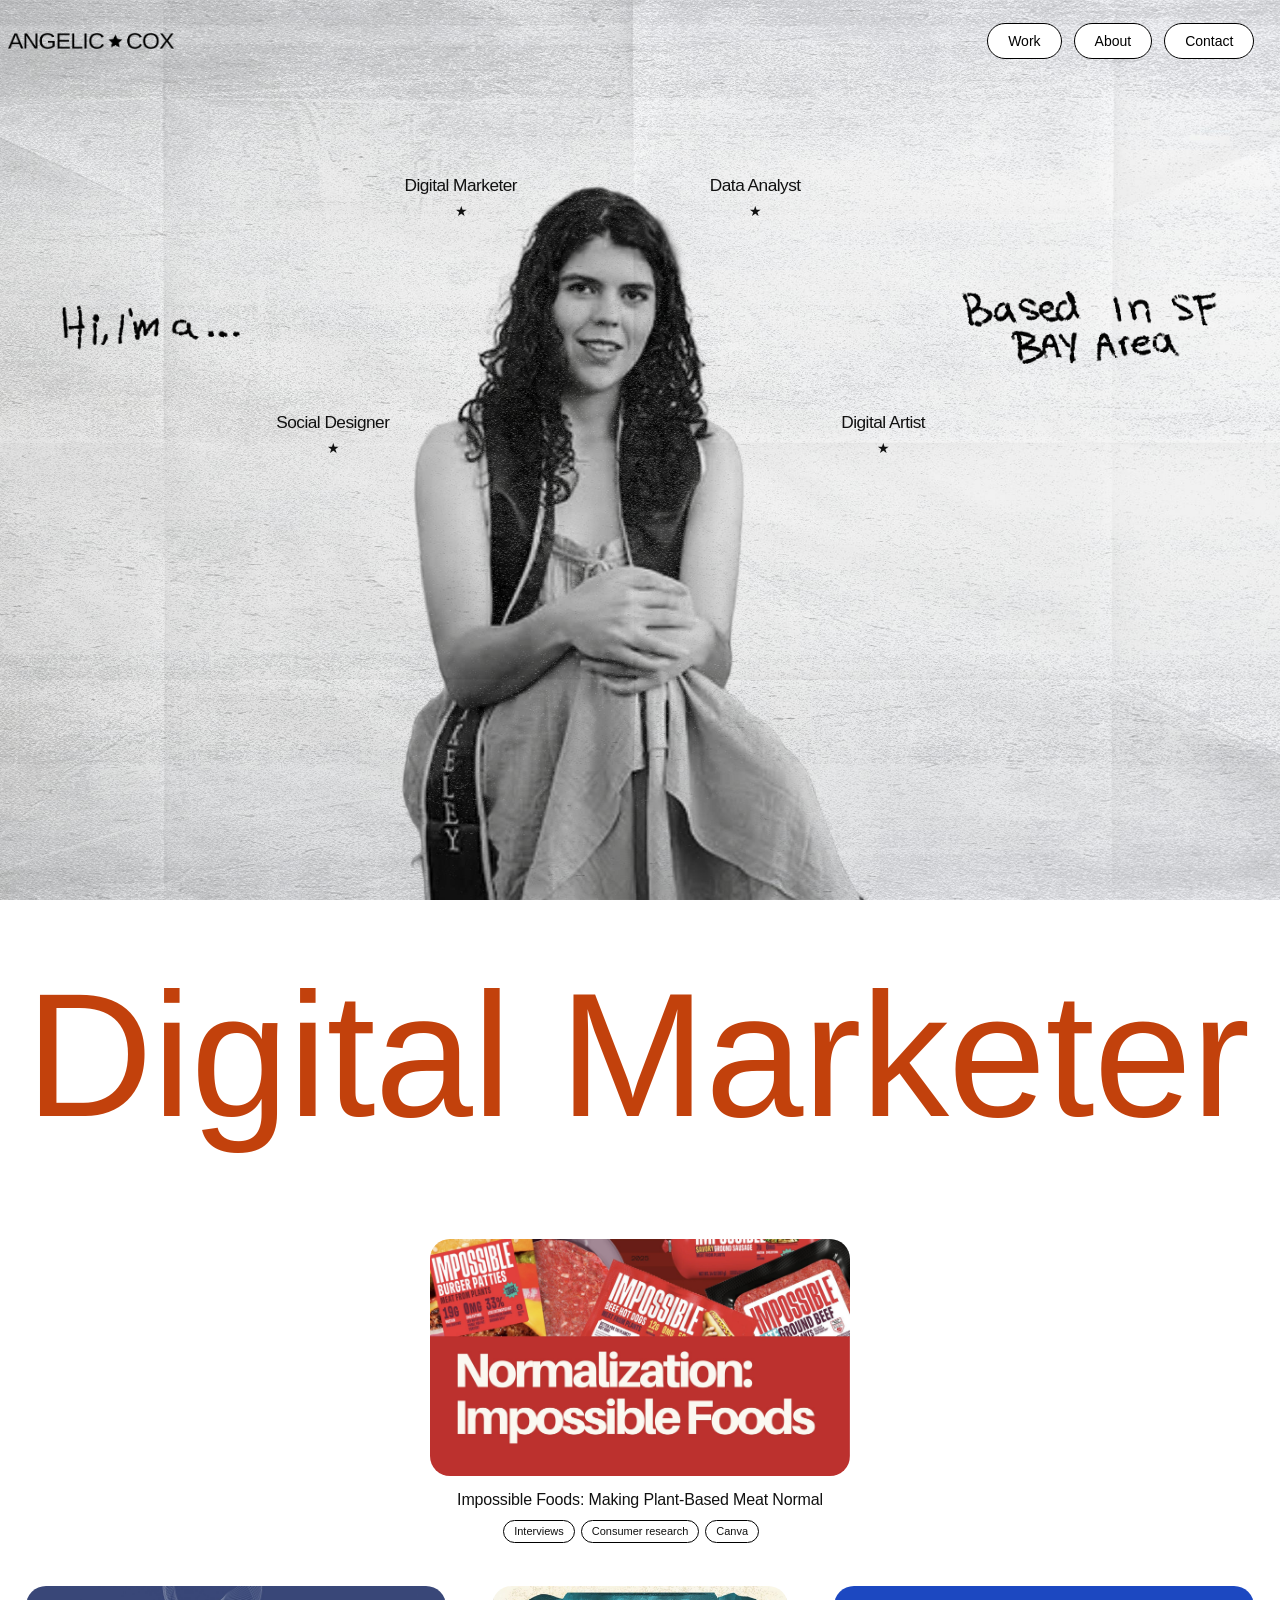
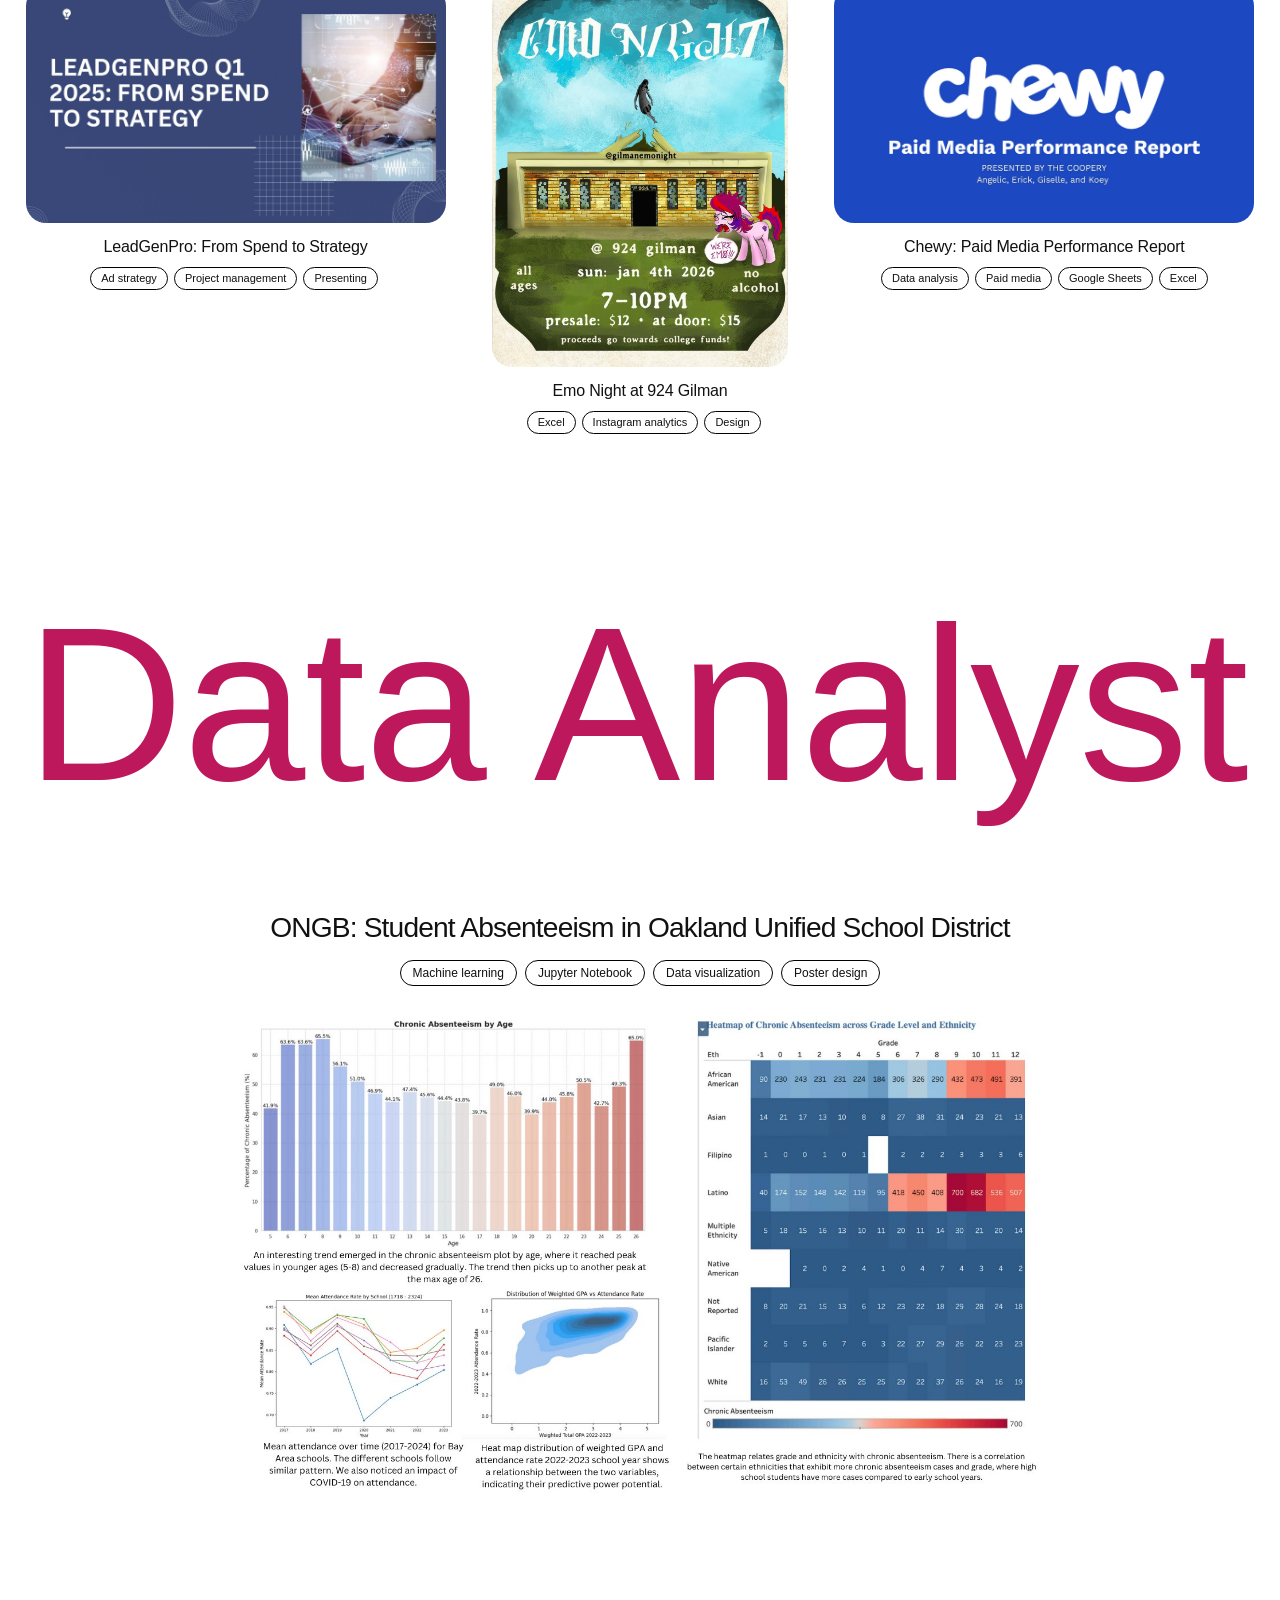
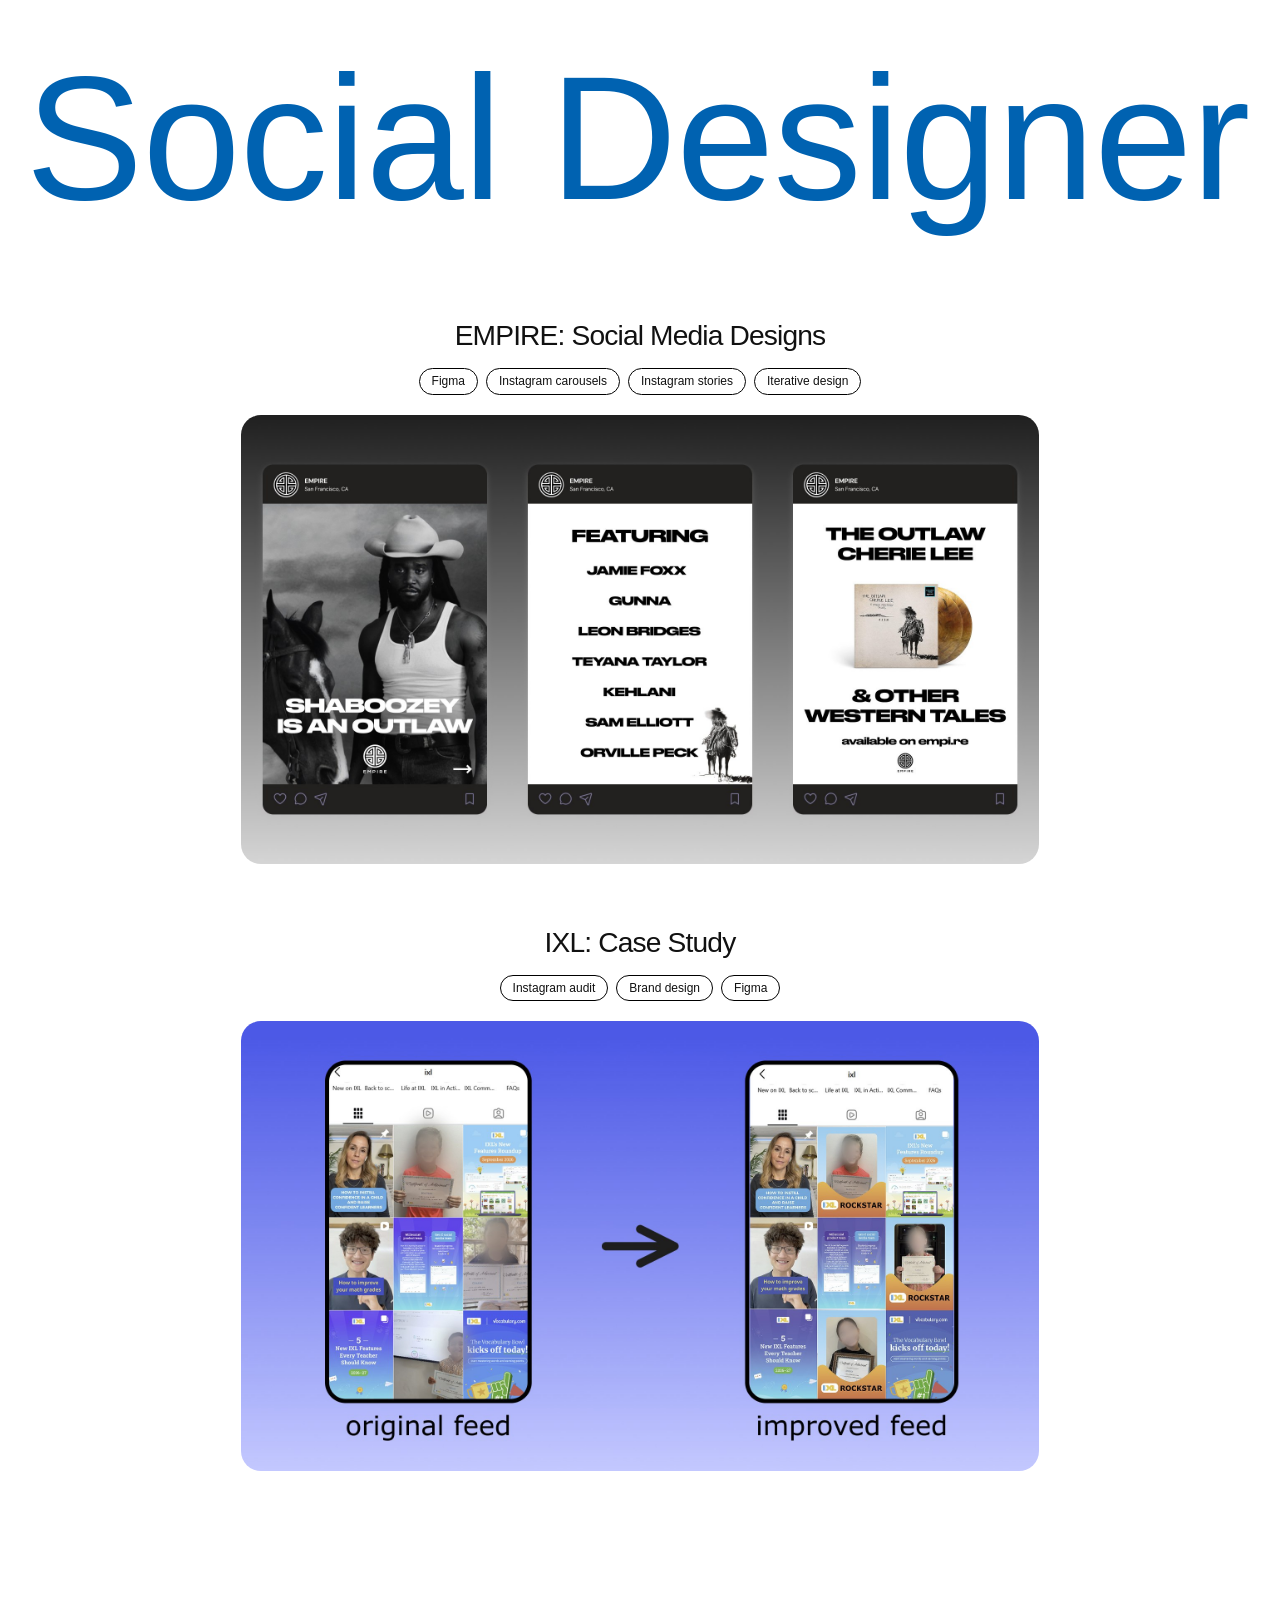
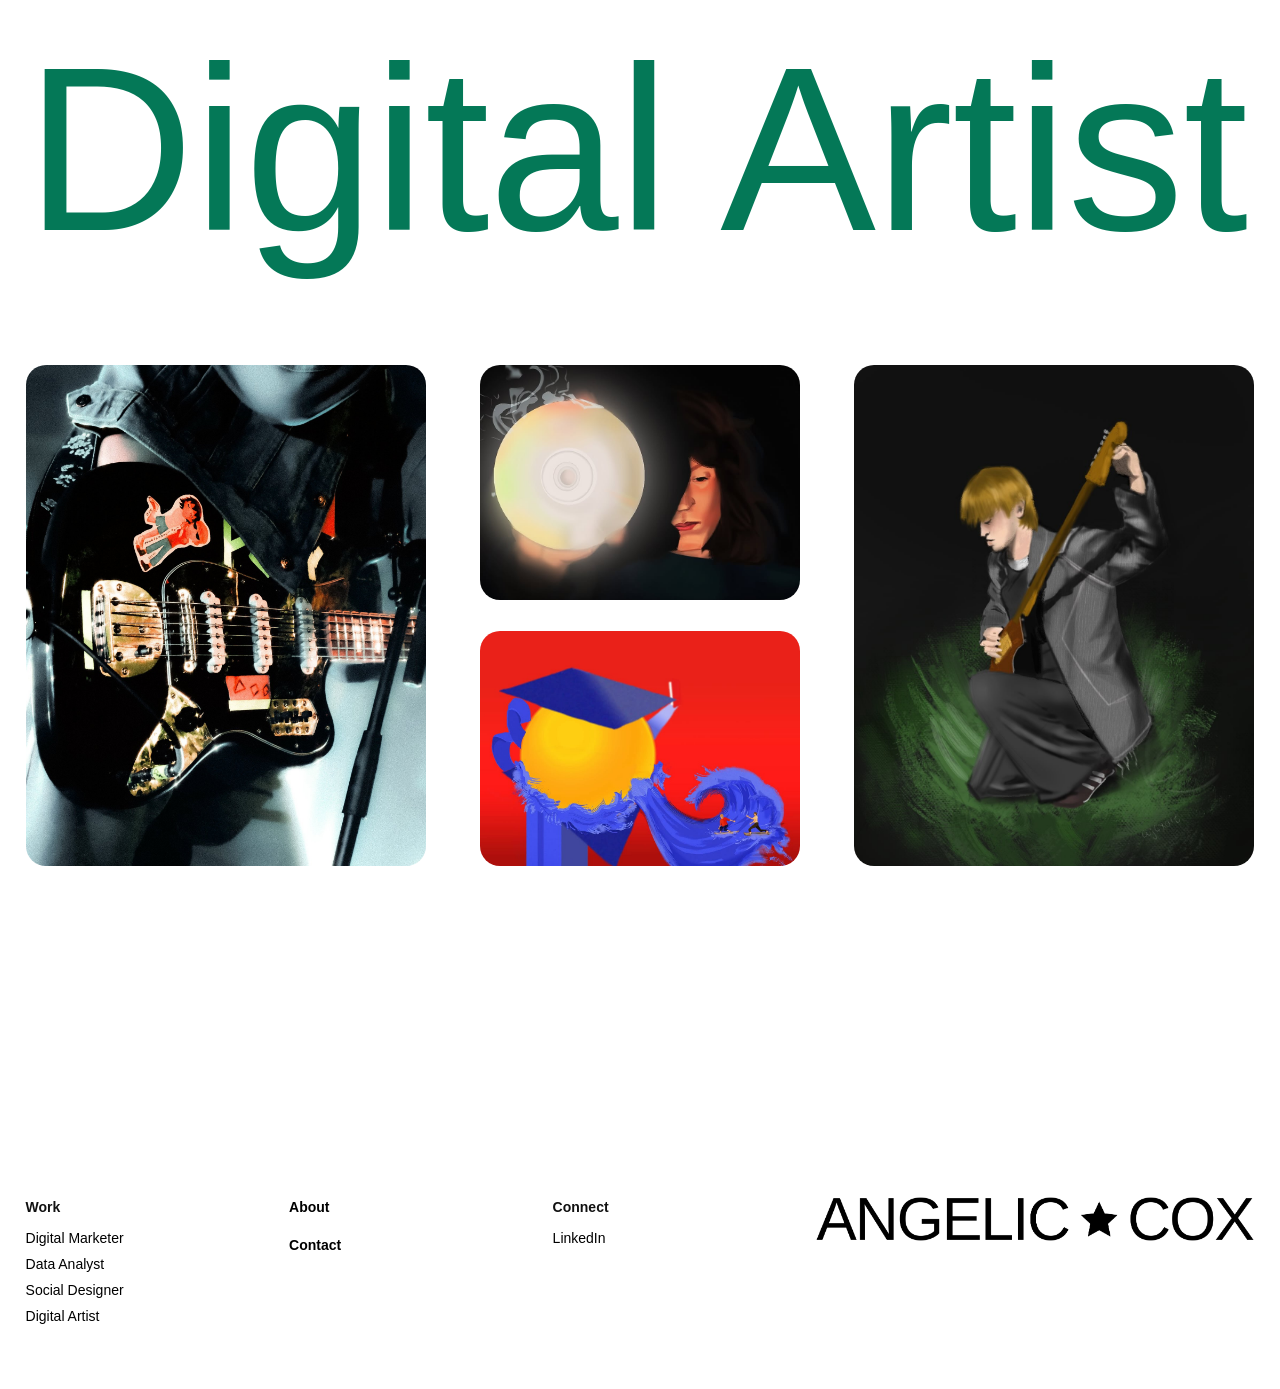
<file: index.html>
<!doctype html>
<html lang="en">
<head>
  <meta charset="utf-8">
  <meta name="viewport" content="width=device-width, initial-scale=1">
  <title>Angelic Cox</title>
  <meta name="description" content="Angelic Cox: portfolio, press and contact.">
  <link rel="stylesheet" href="css/style.css">
</head>
<body data-page="home">
  <!-- The menu stays at the top of the screen as you scroll down the homepage. -->
  <header id="site-header"></header>

  <!-- The first screen: your hero design fills it and the words float on top.
       Keep scrolling and your projects follow (see PROJECTS below). -->
  <div class="home-hero" id="top">
    <main id="main" class="stage">
      <!-- HERO PHOTO: images/hero.jpg (2560 × 1440). On big screens it's the full-screen background
           (set in css/style.css); this copy shows under the words on phones. -->
      <img class="stage-photo" src="images/hero.jpg" alt="Angelic Cox">
      <!-- "HI! I'M A…" IMAGE: your handwriting, trimmed close around the letters -->
      <img class="stage-hi" src="images/hi-im-a.png" alt="Hi, I'm a…">

      <!-- ROLES: keep this line. The site fills in your roles and stars here (edit them in js/site.js).
           Clicking a role (or its star) scrolls down this page to that role's projects. -->
      <ul class="roles" data-roles></ul>

      <!-- "BASED IN SAN FRANCISCO BAY AREA" IMAGE: your handwriting, on the right.
           class="stage-based" is what puts it there (class="stage-hi" would put it on top of "Hi, I'm a…"). -->
      <img class="stage-based" src="images/base-in.png" alt="Based in San Francisco Bay Area">
    </main>
  </div>

  <!-- PROJECTS: keep this line. Under the first screen, each role gets a big title in its color,
       then its projects as cards. They fill in from the projects in js/site.js, in the order of your roles.
       A role with no projects yet shows placeholder cards until you add some.
       id="work" marks the top of your projects (a role without a category leads here). -->
  <div class="home-work" id="work" data-home-work></div>

  <footer id="site-footer"></footer>
  <script src="js/site.js"></script>
</body>
</html>
</file>
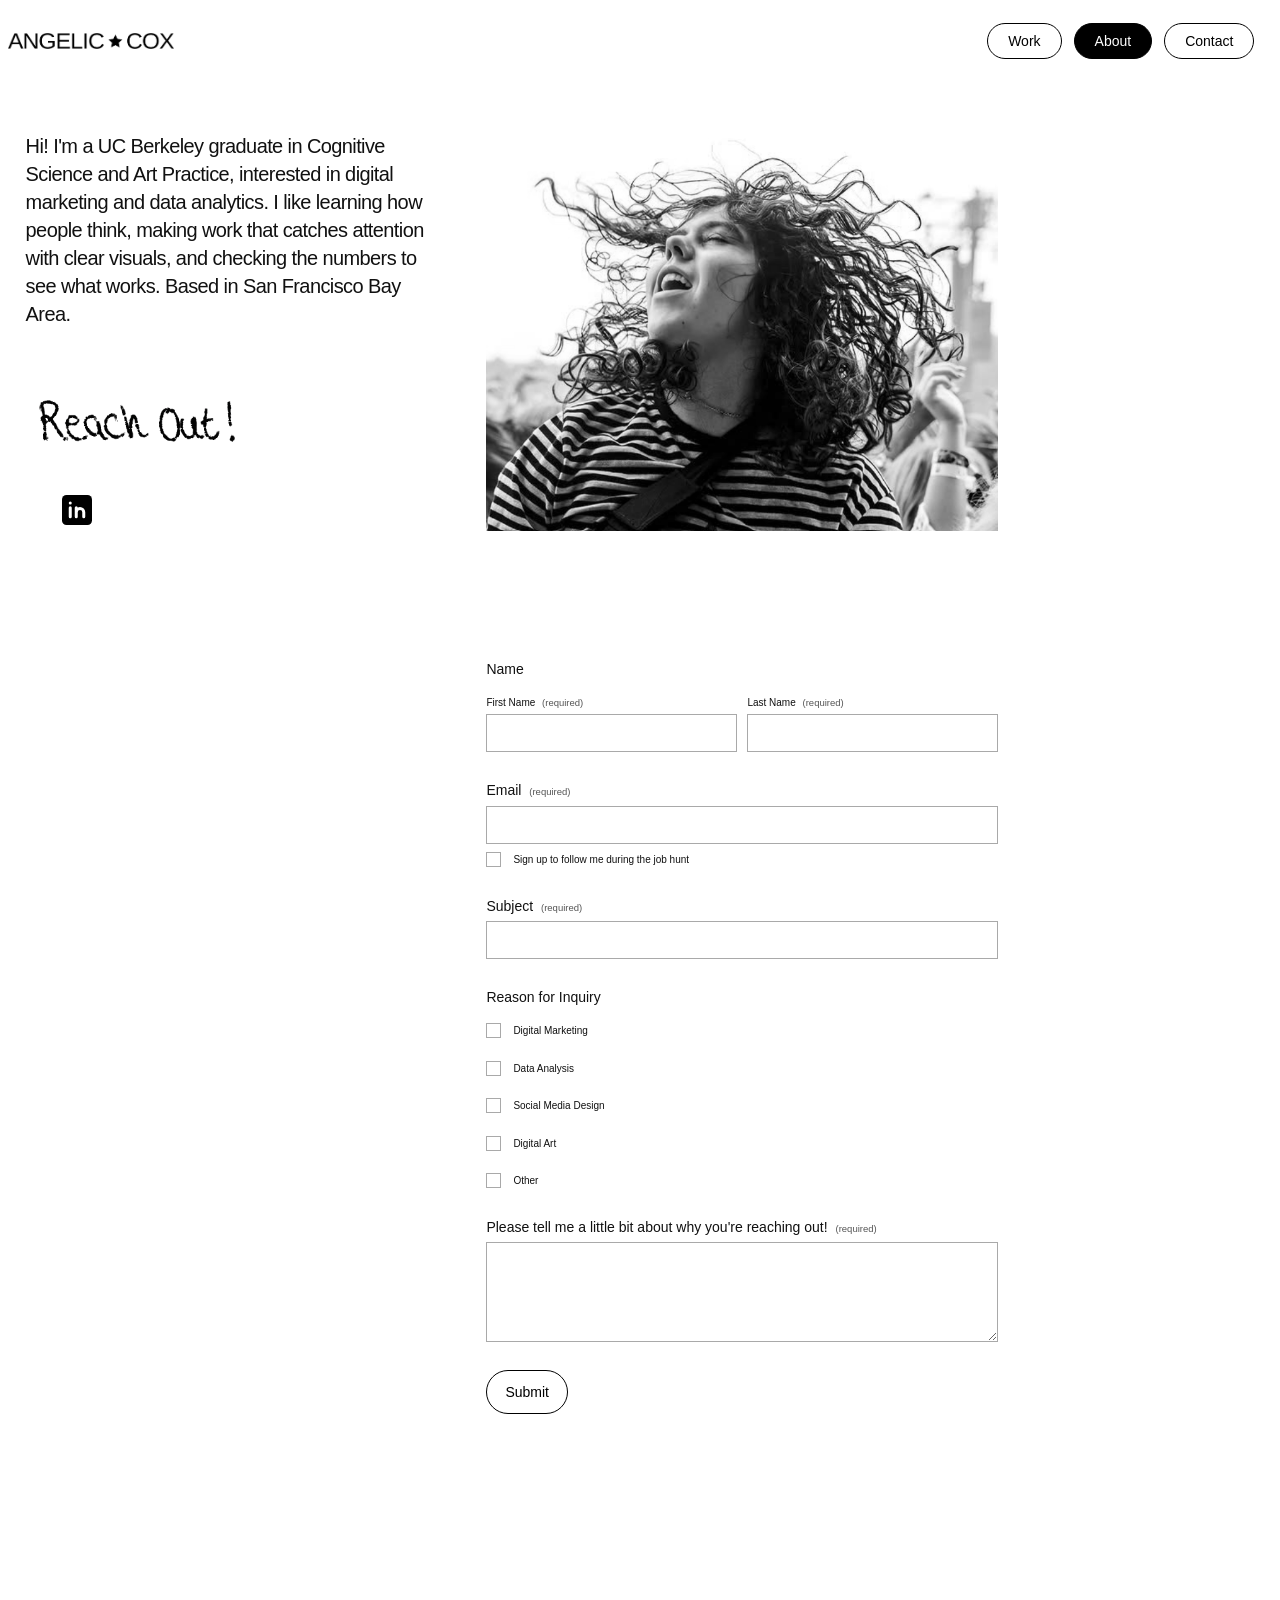
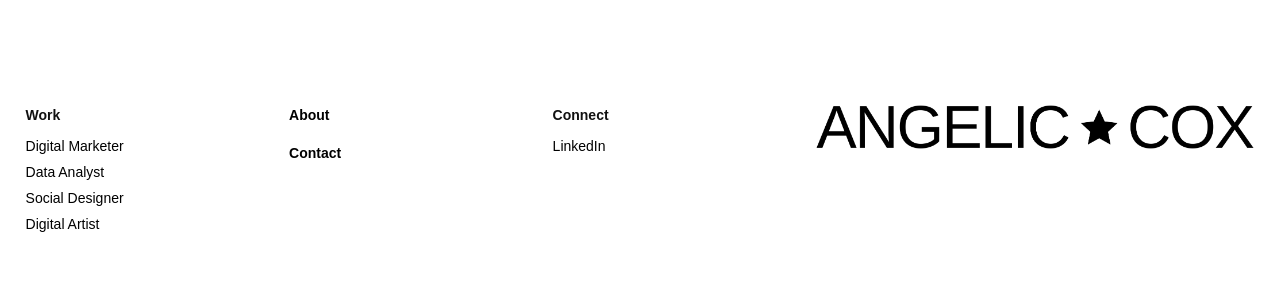
<file: about.html>
<!doctype html>
<html lang="en">
<head>
  <meta charset="utf-8">
  <meta name="viewport" content="width=device-width, initial-scale=1">
  <title>About | Angelic Cox</title>
  <link rel="stylesheet" href="css/style.css">
</head>
<body data-page="about">
  <header id="site-header"></header>

  <main id="main">
    <section class="about-top">
      <div class="about-intro">
        <!-- Your intro. Your city fills in from js/site.js.
             To change the words, edit everything between <h1 ...> and </h1>. -->
        <h1 class="about-text">Hi! I'm a UC Berkeley graduate in Cognitive Science and Art Practice, interested in digital marketing and data analytics. I like learning how people think, making work that catches attention with clear visuals, and checking the numbers to see what works. Based in <span data-city></span>.</h1>
        <!-- "REACH OUT!" IMAGE: your handwriting, trimmed close around the letters -->
        <img class="reach-out" src="images/reach-out.png" alt="Reach out!">
        <ul class="socials" data-socials></ul>
      </div>

      <!-- ABOUT PHOTO: shown whole, in its own shape, in black & white -->
      <img class="about-photo" src="images/about-photo.png" alt="Angelic Cox">

    </section>

    <section class="contact" id="contact">
      <!-- On Netlify, turn on Forms (Site configuration → Forms → Enable form detection)
           and re-upload. Messages then show in Netlify and can be emailed to you.
           After sending, people land on thanks.html. -->
      <form class="contact-form" name="contact" method="POST" action="thanks.html" data-netlify="true" netlify-honeypot="bot-field">
        <input type="hidden" name="form-name" value="contact">
        <p hidden><label>Leave this empty: <input name="bot-field"></label></p>

        <fieldset class="field">
          <legend>Name</legend>
          <div class="field-row">
            <label>
              <span class="sub-label">First Name <span class="req">(required)</span></span>
              <input type="text" name="first-name" autocomplete="given-name" required>
            </label>
            <label>
              <span class="sub-label">Last Name <span class="req">(required)</span></span>
              <input type="text" name="last-name" autocomplete="family-name" required>
            </label>
          </div>
        </fieldset>

        <div class="field">
          <label class="field-label" for="email">Email <span class="req">(required)</span></label>
          <input id="email" type="email" name="email" autocomplete="email" required>
          <label class="check"><input type="checkbox" name="follow-job-hunt" value="yes"> Sign up to follow me during the job hunt</label>
        </div>

        <div class="field">
          <label class="field-label" for="subject">Subject <span class="req">(required)</span></label>
          <input id="subject" type="text" name="subject" required>
        </div>

        <fieldset class="field checks">
          <legend>Reason for Inquiry</legend>
          <!-- Rename these to the kinds of work people can contact you about. Change both the value and the text. -->
          <label class="check"><input type="checkbox" name="reason[]" value="Digital Marketing"> Digital Marketing</label>
          <label class="check"><input type="checkbox" name="reason[]" value="Data Analysis"> Data Analysis</label>
          <label class="check"><input type="checkbox" name="reason[]" value="Social Media Design"> Social Media Design</label>
          <label class="check"><input type="checkbox" name="reason[]" value="Digital Art"> Digital Art</label>
          <label class="check"><input type="checkbox" name="reason[]" value="Other"> Other</label>
        </fieldset>

        <div class="field">
          <label class="field-label" for="message">Please tell me a little bit about why you're reaching out! <span class="req">(required)</span></label>
          <textarea id="message" name="message" required></textarea>
        </div>

        <button class="submit" type="submit">Submit</button>
      </form>
    </section>
  </main>

  <footer id="site-footer"></footer>
  <script src="js/site.js"></script>
</body>
</html>
</file>
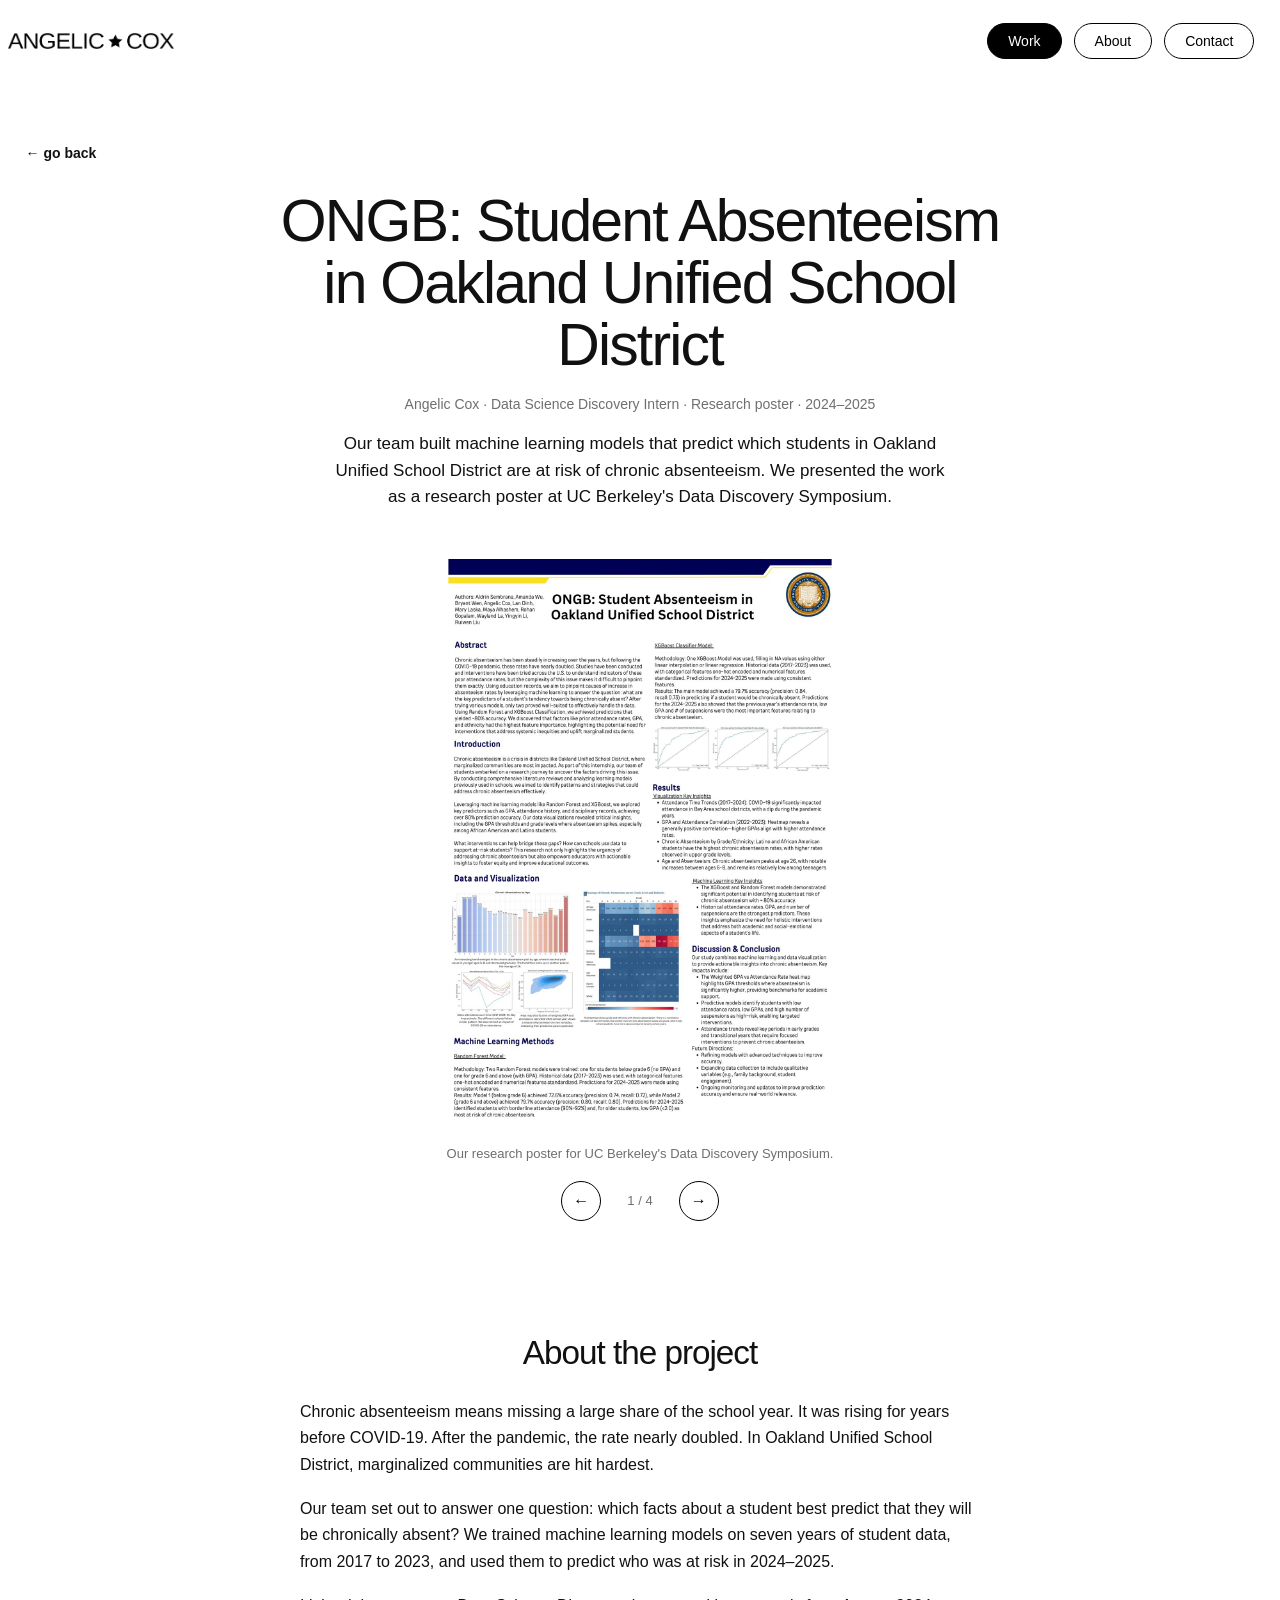
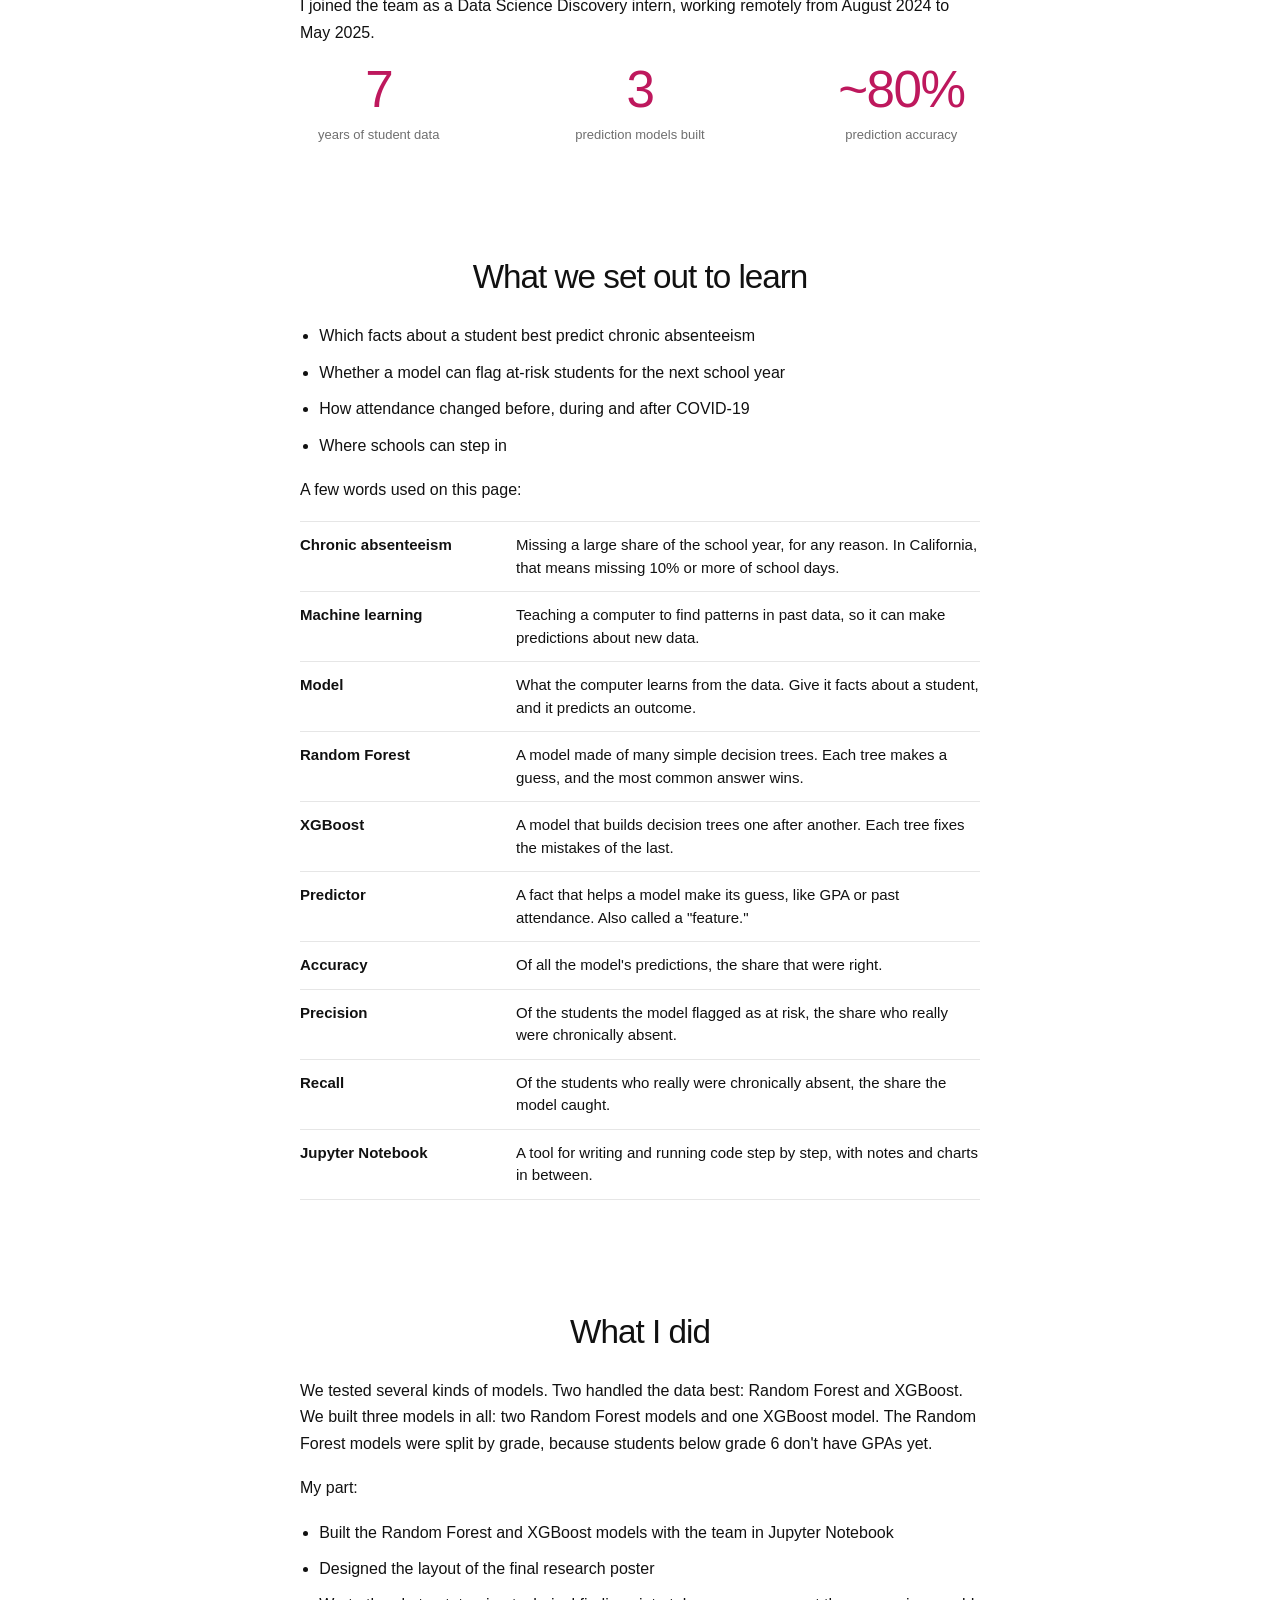
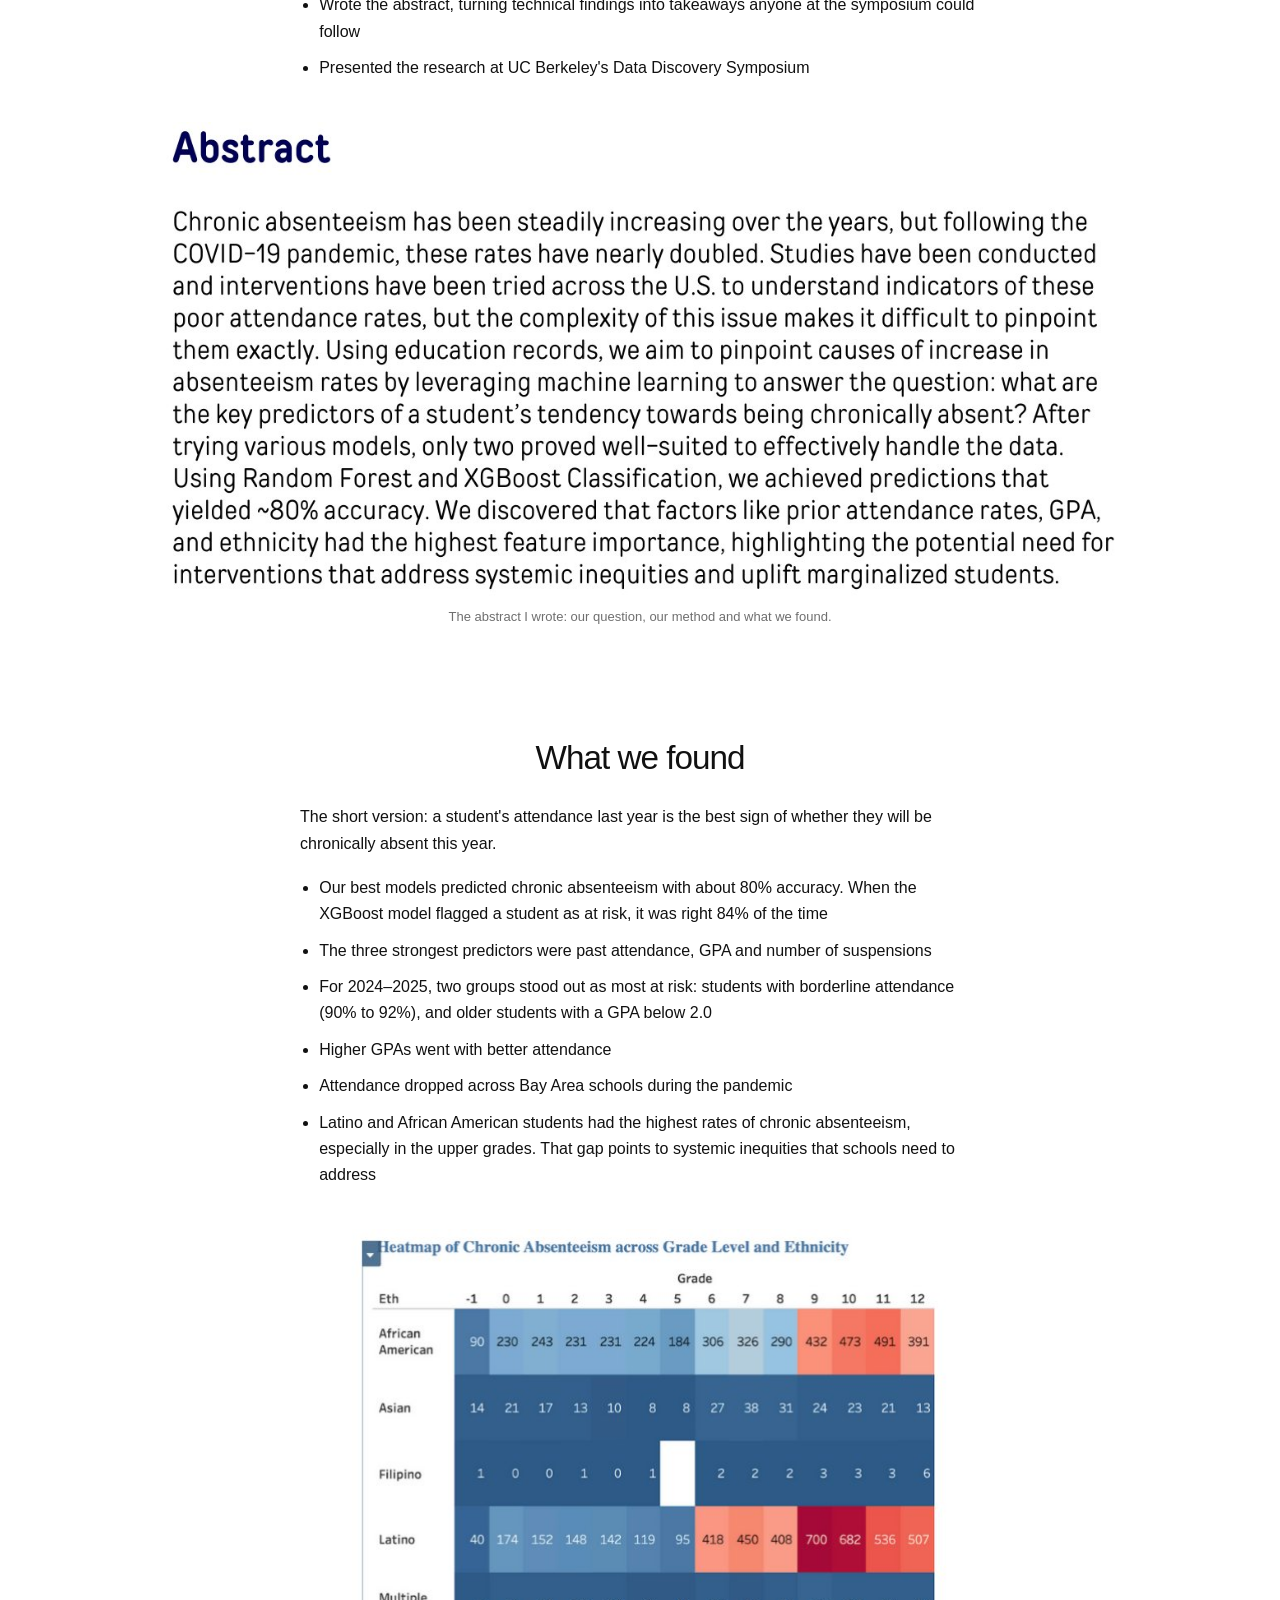
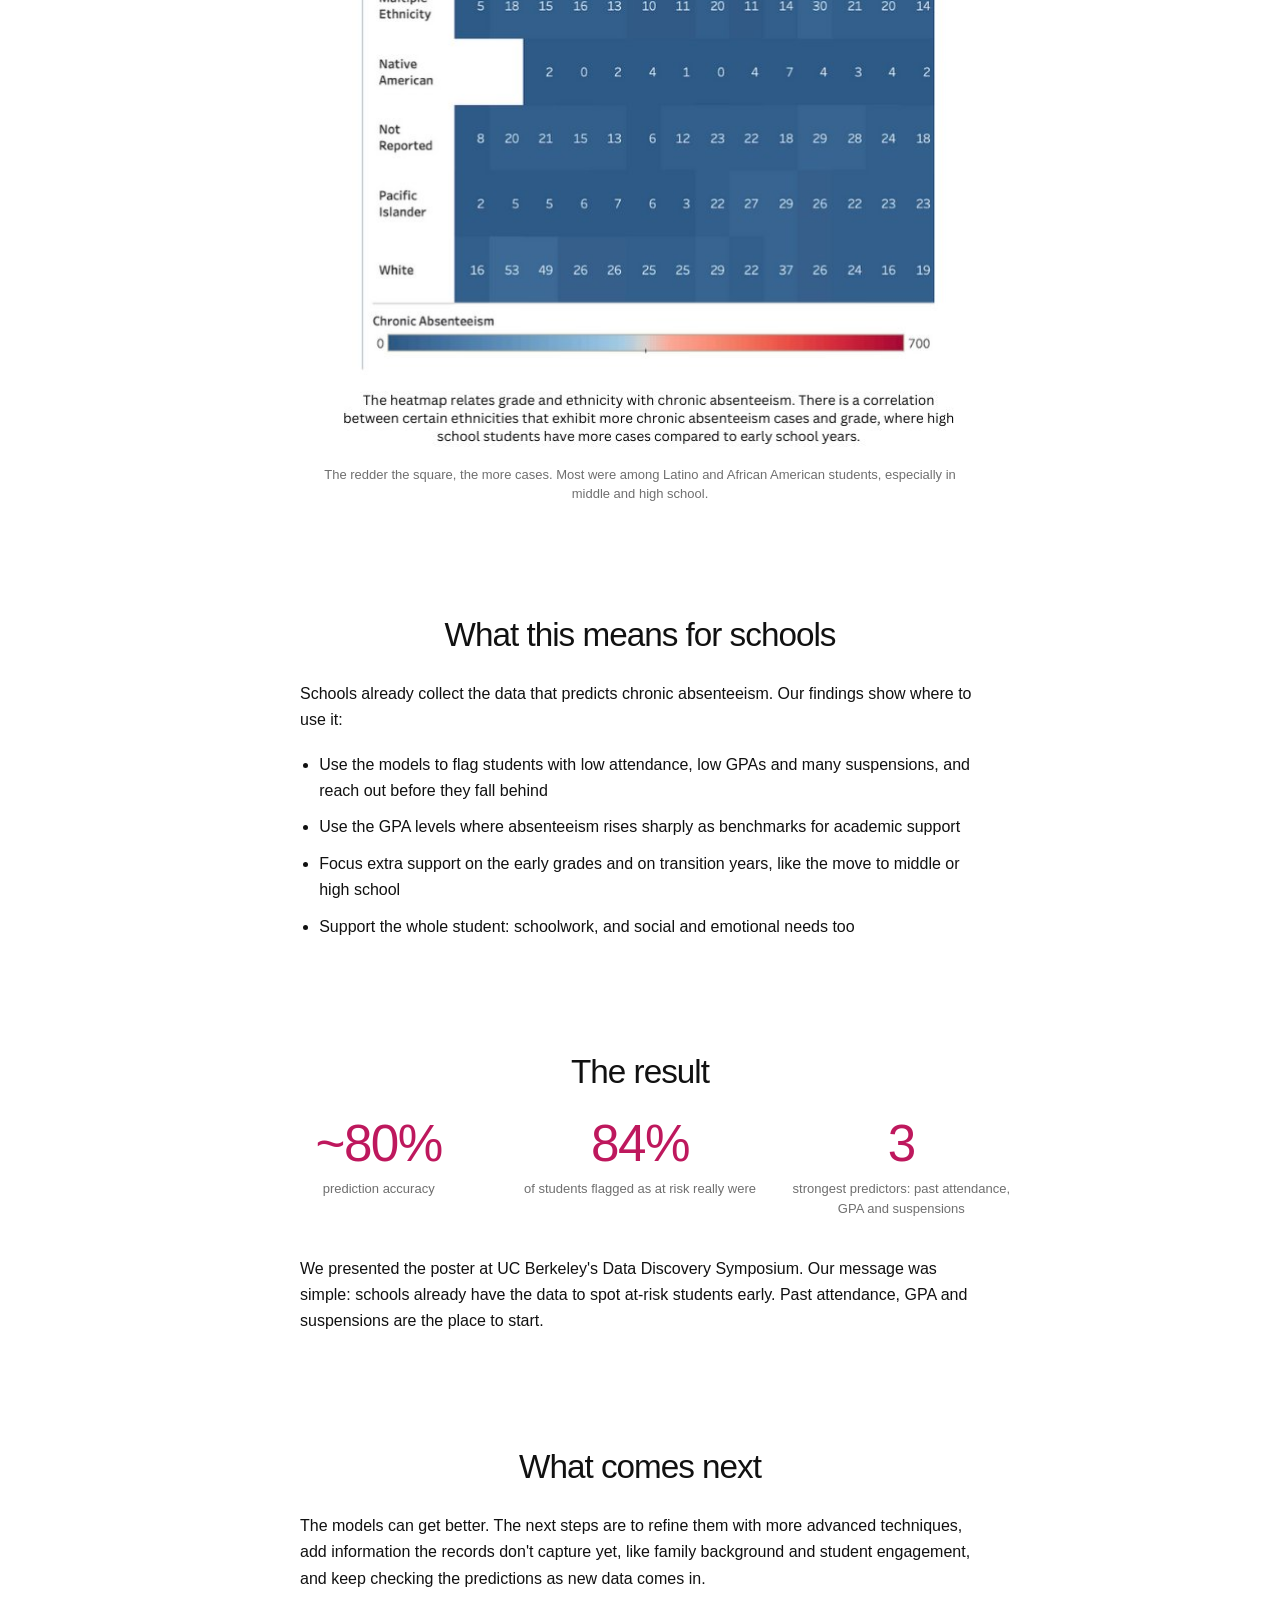
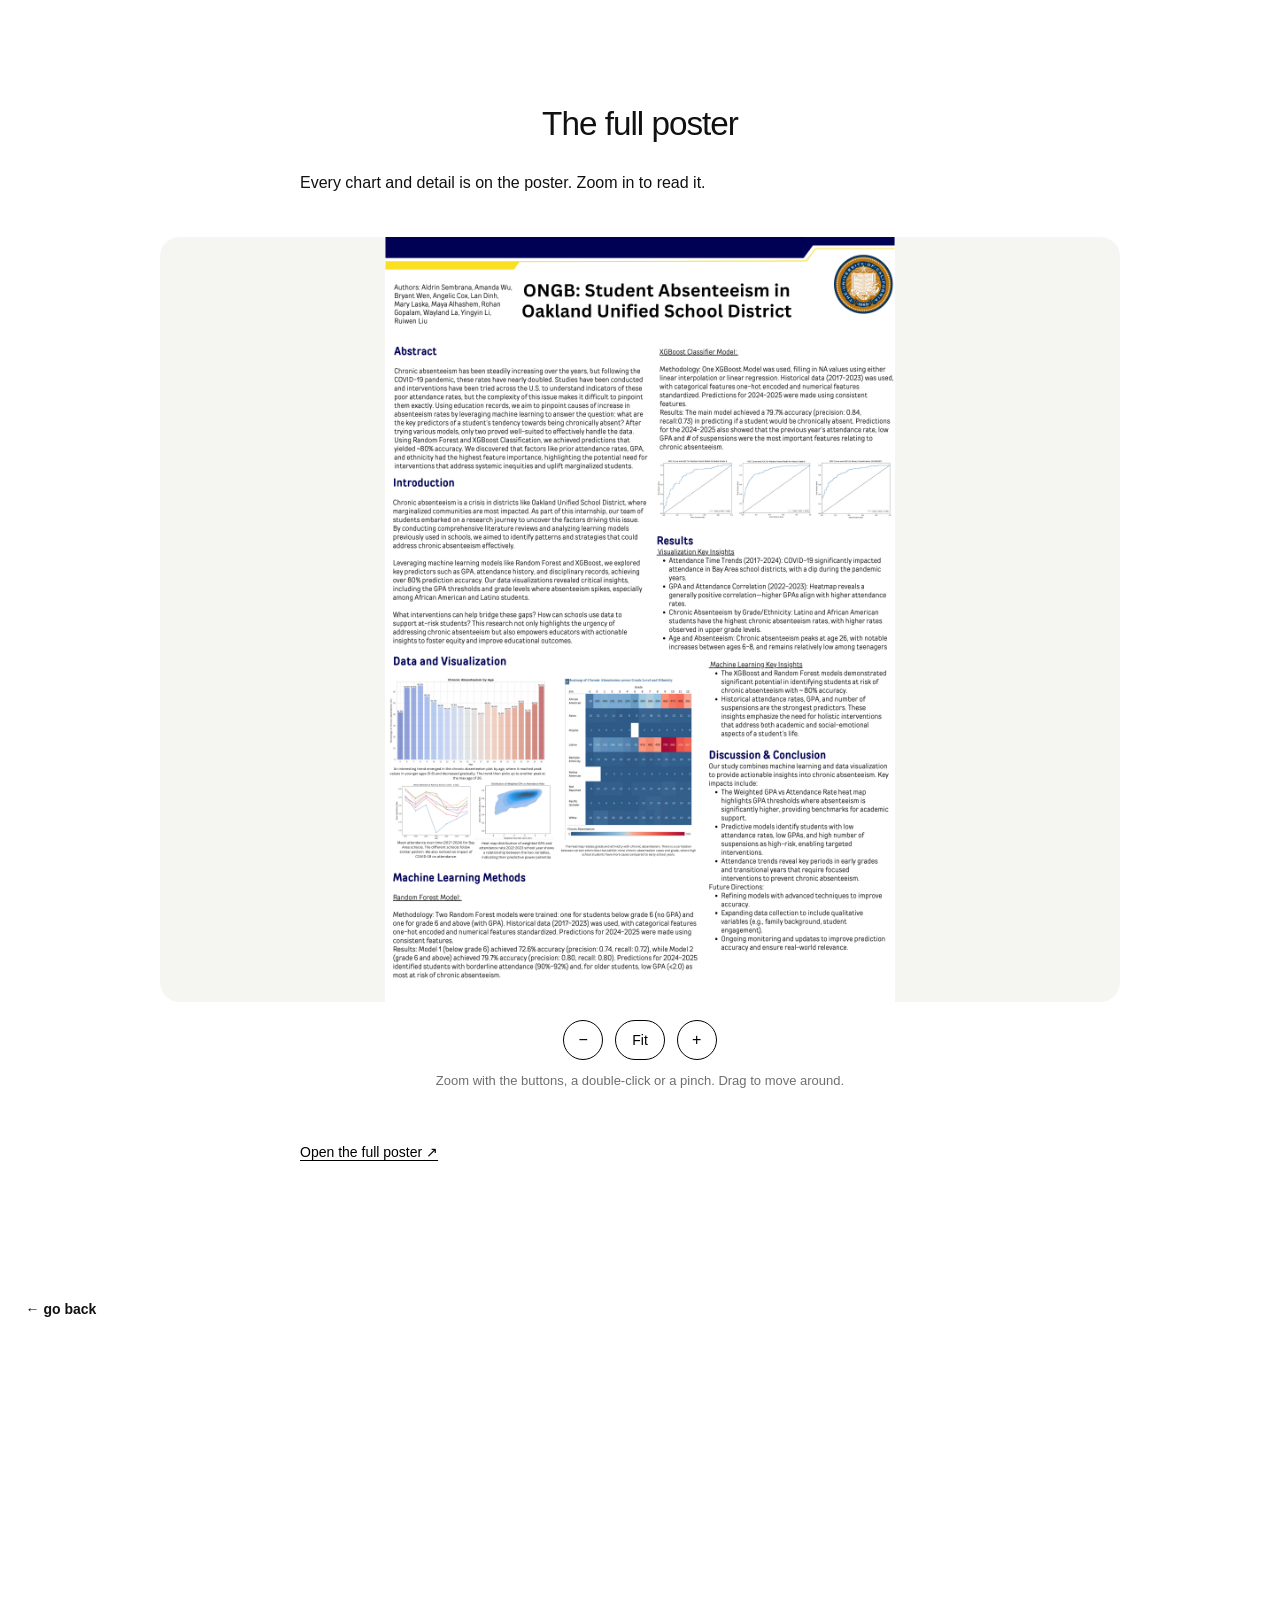
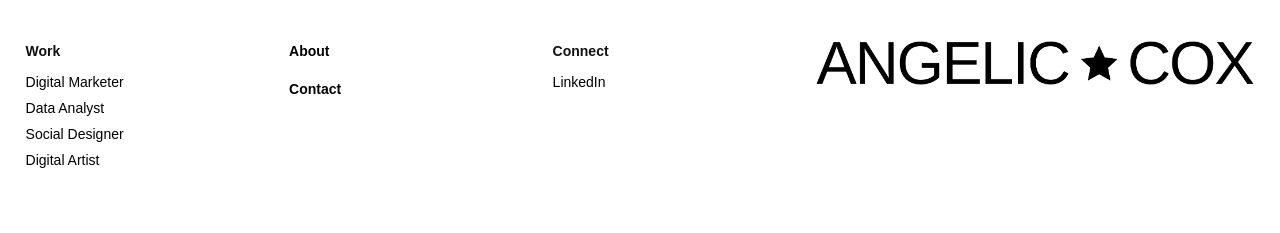
<file: data-analyst-project-1.html>
<!doctype html>
<html lang="en">
<head>
  <meta charset="utf-8">
  <meta name="viewport" content="width=device-width, initial-scale=1">
  <title>ONGB: Student Absenteeism in Oakland Unified School District | Angelic Cox</title>
  <link rel="stylesheet" href="css/style.css">
</head>
<!-- PROJECT WRITE-UP PAGE
     One project, told start to finish: a title, a slideshow of pictures, then sections of writing and pictures.
     Edit the words and swap pictures right here in this file.
     The menu, footer and fonts come from the rest of the site automatically.

     data-category below is the category this project belongs to. It sets where the "← go back" links lead.

     To make another write-up: copy this file, rename the copy (e.g. data-analyst-project-2.html),
     then type that name after page: for the project's line in js/site.js. -->
<body data-page="write-up" data-category="data-analyst">
  <header id="site-header"></header>

  <main id="main" class="write-up">
    <a class="back-link" href="index.html" data-back>&larr; go back</a>

    <!-- TITLE: the project's name, then a short line under it, then a note about the project -->
    <div class="write-up-head">
      <h1>ONGB: Student Absenteeism in Oakland Unified School District</h1>
      <p class="write-up-meta"><span data-name>Angelic Cox</span> &middot; Data Science Discovery Intern &middot; Research poster &middot; 2024&ndash;2025</p>
      <p class="write-up-note">Our team built machine learning models that predict which students in Oakland Unified School District are at risk of chronic absenteeism. We presented the work as a research poster at UC Berkeley's Data Discovery Symposium.</p>
    </div>

    <!-- SLIDESHOW: the poster, then close-ups of its sections; people flip through them with the arrow buttons.
         Each <figure class="slide"> … </figure> block is one slide. Write each caption between <figcaption> and </figcaption>.
         To add a slide, copy a whole block and change the picture's file name. -->
    <div class="carousel" data-carousel>
      <figure class="slide">
        <img src="images/ongb-poster.jpg" alt="The full research poster: ONGB: Student Absenteeism in Oakland Unified School District">
        <figcaption>Our research poster for UC Berkeley's Data Discovery Symposium.</figcaption>
      </figure>
      <figure class="slide">
        <img src="images/ongb-poster-charts.jpg" alt="Poster section: Data and Visualization, with charts of chronic absenteeism by age, attendance over time, GPA vs. attendance, and a heatmap by grade and ethnicity">
        <figcaption>Our charts: absenteeism by age, attendance over time, GPA vs. attendance, and cases by grade and ethnicity.</figcaption>
      </figure>
      <figure class="slide">
        <img src="images/ongb-poster-models.jpg" alt="Poster section: the XGBoost model's method and results, with three charts showing how well each model performed">
        <figcaption>Our XGBoost model, and how well each of the three models did.</figcaption>
      </figure>
      <figure class="slide">
        <img src="images/ongb-poster-next.jpg" alt="Poster section: Discussion and Conclusion, with key impacts and future directions">
        <figcaption>What schools can do with our findings, and where the research goes next.</figcaption>
      </figure>
    </div>

    <section class="write-up-section">
      <h2>About the project</h2>
      <p>Chronic absenteeism means missing a large share of the school year. It was rising for years before COVID-19. After the pandemic, the rate nearly doubled. In Oakland Unified School District, marginalized communities are hit hardest.</p>
      <p>Our team set out to answer one question: which facts about a student best predict that they will be chronically absent? We trained machine learning models on seven years of student data, from 2017 to 2023, and used them to predict who was at risk in 2024&ndash;2025.</p>
      <p>I joined the team as a Data Science Discovery intern, working remotely from August 2024 to May 2025.</p>

      <!-- BIG NUMBERS: change each number and the label under it. Delete a whole <div> … </div> to have fewer. -->
      <div class="write-up-stats">
        <div><strong>7</strong><span>years of student data</span></div>
        <div><strong>3</strong><span>prediction models built</span></div>
        <div><strong>~80%</strong><span>prediction accuracy</span></div>
      </div>
    </section>

    <section class="write-up-section">
      <h2>What we set out to learn</h2>
      <ul>
        <li>Which facts about a student best predict chronic absenteeism</li>
        <li>Whether a model can flag at-risk students for the next school year</li>
        <li>How attendance changed before, during and after COVID-19</li>
        <li>Where schools can step in</li>
      </ul>

      <!-- WORDS TO KNOW: each <div> … </div> line is one word and what it means -->
      <p>A few words used on this page:</p>
      <dl class="write-up-terms">
        <div><dt>Chronic absenteeism</dt><dd>Missing a large share of the school year, for any reason. In California, that means missing 10% or more of school days.</dd></div>
        <div><dt>Machine learning</dt><dd>Teaching a computer to find patterns in past data, so it can make predictions about new data.</dd></div>
        <div><dt>Model</dt><dd>What the computer learns from the data. Give it facts about a student, and it predicts an outcome.</dd></div>
        <div><dt>Random Forest</dt><dd>A model made of many simple decision trees. Each tree makes a guess, and the most common answer wins.</dd></div>
        <div><dt>XGBoost</dt><dd>A model that builds decision trees one after another. Each tree fixes the mistakes of the last.</dd></div>
        <div><dt>Predictor</dt><dd>A fact that helps a model make its guess, like GPA or past attendance. Also called a "feature."</dd></div>
        <div><dt>Accuracy</dt><dd>Of all the model's predictions, the share that were right.</dd></div>
        <div><dt>Precision</dt><dd>Of the students the model flagged as at risk, the share who really were chronically absent.</dd></div>
        <div><dt>Recall</dt><dd>Of the students who really were chronically absent, the share the model caught.</dd></div>
        <div><dt>Jupyter Notebook</dt><dd>A tool for writing and running code step by step, with notes and charts in between.</dd></div>
      </dl>
    </section>

    <section class="write-up-section">
      <h2>What I did</h2>
      <p>We tested several kinds of models. Two handled the data best: Random Forest and XGBoost. We built three models in all: two Random Forest models and one XGBoost model. The Random Forest models were split by grade, because students below grade 6 don't have GPAs yet.</p>
      <p>My part:</p>
      <ul>
        <li>Built the Random Forest and XGBoost models with the team in Jupyter Notebook</li>
        <li>Designed the layout of the final research poster</li>
        <li>Wrote the abstract, turning technical findings into takeaways anyone at the symposium could follow</li>
        <li>Presented the research at UC Berkeley's Data Discovery Symposium</li>
      </ul>

      <figure>
        <img src="images/ongb-poster-abstract.jpg" alt="Poster section: the abstract, describing the question, the method and the results">
        <figcaption>The abstract I wrote: our question, our method and what we found.</figcaption>
      </figure>
    </section>

    <section class="write-up-section">
      <h2>What we found</h2>
      <p>The short version: a student's attendance last year is the best sign of whether they will be chronically absent this year.</p>
      <ul>
        <li>Our best models predicted chronic absenteeism with about 80% accuracy. When the XGBoost model flagged a student as at risk, it was right 84% of the time</li>
        <li>The three strongest predictors were past attendance, GPA and number of suspensions</li>
        <li>For 2024&ndash;2025, two groups stood out as most at risk: students with borderline attendance (90% to 92%), and older students with a GPA below 2.0</li>
        <li>Higher GPAs went with better attendance</li>
        <li>Attendance dropped across Bay Area schools during the pandemic</li>
        <li>Latino and African American students had the highest rates of chronic absenteeism, especially in the upper grades. That gap points to systemic inequities that schools need to address</li>
      </ul>

      <figure class="narrow">
        <img src="images/ongb-poster-heatmap.jpg" alt="Heatmap of chronic absenteeism cases by grade level and ethnicity, with the most cases among Latino and African American students in grades 6 to 12">
        <figcaption>The redder the square, the more cases. Most were among Latino and African American students, especially in middle and high school.</figcaption>
      </figure>
    </section>

    <section class="write-up-section">
      <h2>What this means for schools</h2>
      <p>Schools already collect the data that predicts chronic absenteeism. Our findings show where to use it:</p>
      <ul>
        <li>Use the models to flag students with low attendance, low GPAs and many suspensions, and reach out before they fall behind</li>
        <li>Use the GPA levels where absenteeism rises sharply as benchmarks for academic support</li>
        <li>Focus extra support on the early grades and on transition years, like the move to middle or high school</li>
        <li>Support the whole student: schoolwork, and social and emotional needs too</li>
      </ul>
    </section>

    <section class="write-up-section">
      <h2>The result</h2>

      <div class="write-up-stats">
        <div><strong>~80%</strong><span>prediction accuracy</span></div>
        <div><strong>84%</strong><span>of students flagged as at risk really were</span></div>
        <div><strong>3</strong><span>strongest predictors: past attendance, GPA and suspensions</span></div>
      </div>

      <p>We presented the poster at UC Berkeley's Data Discovery Symposium. Our message was simple: schools already have the data to spot at-risk students early. Past attendance, GPA and suspensions are the place to start.</p>
    </section>

    <section class="write-up-section">
      <h2>What comes next</h2>
      <p>The models can get better. The next steps are to refine them with more advanced techniques, add information the records don't capture yet, like family background and student engagement, and keep checking the predictions as new data comes in.</p>
    </section>

    <section class="write-up-section">
      <h2>The full poster</h2>
      <p>Every chart and detail is on the poster. Zoom in to read it.</p>

      <!-- ZOOMABLE POSTER: people can zoom in and drag around to read it.
           To use another picture, put it in the files folder and type its name between the quotes in data-zoom="". -->
      <div data-zoom="files/ongb-poster.png" data-alt="The full research poster: ONGB: Student Absenteeism in Oakland Unified School District"></div>
      <p><a class="slides-link" href="files/ongb-poster.png" target="_blank" rel="noopener">Open the full poster &#8599;</a></p>
    </section>

    <a class="back-link write-up-end" href="index.html" data-back>&larr; go back</a>
  </main>

  <footer id="site-footer"></footer>
  <script src="js/site.js"></script>
</body>
</html>
</file>
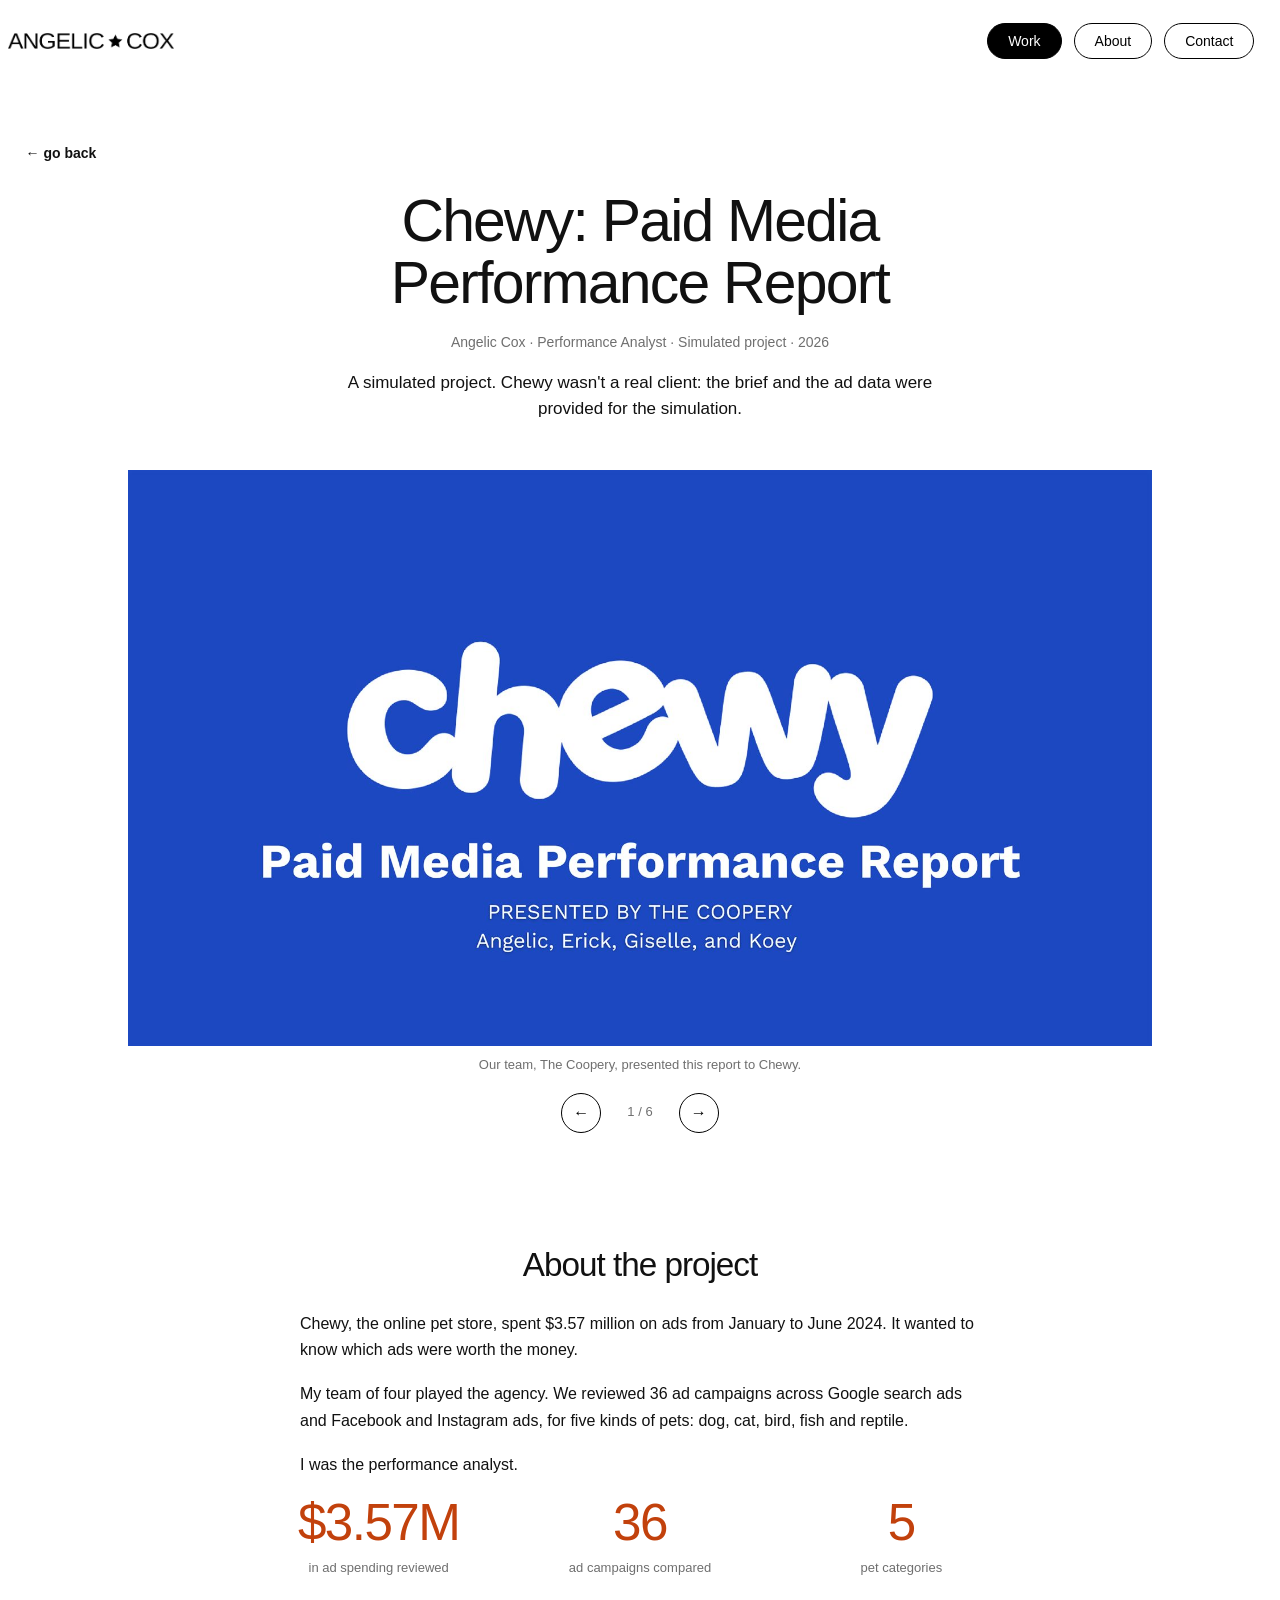
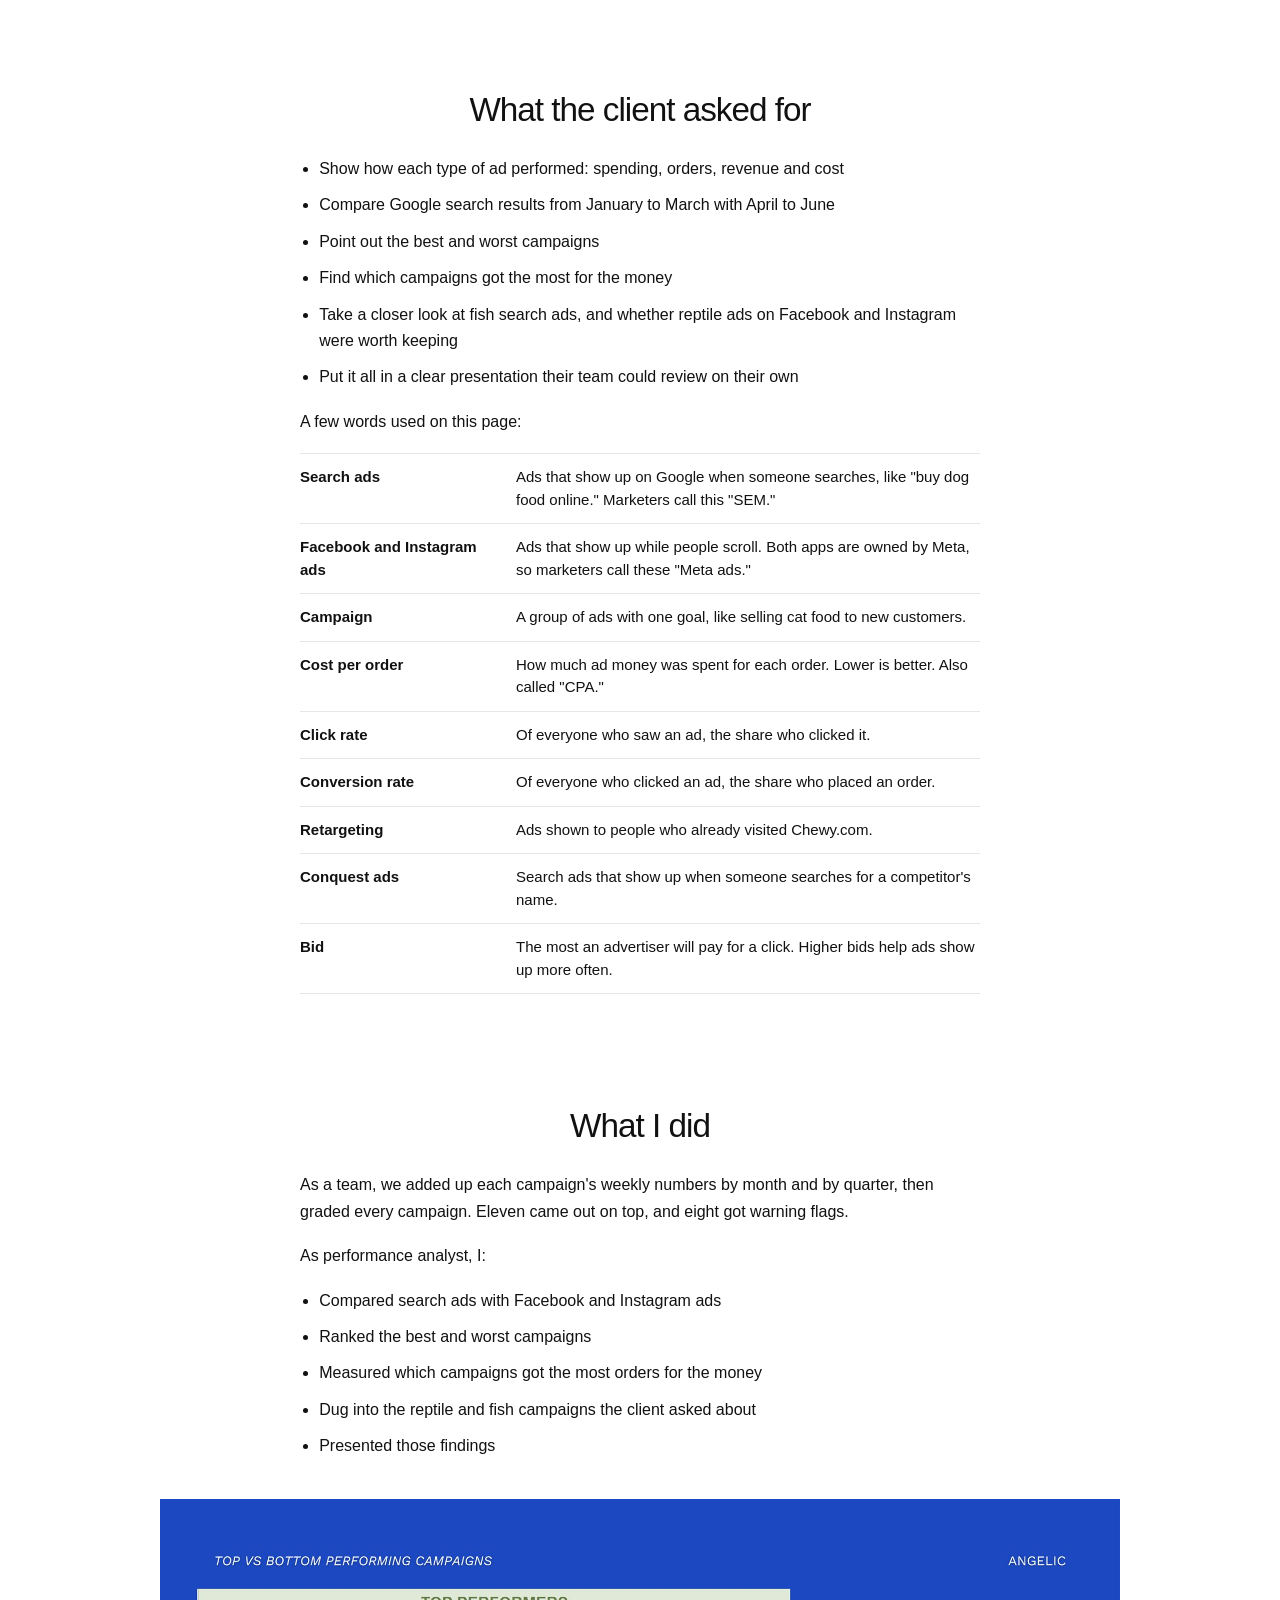
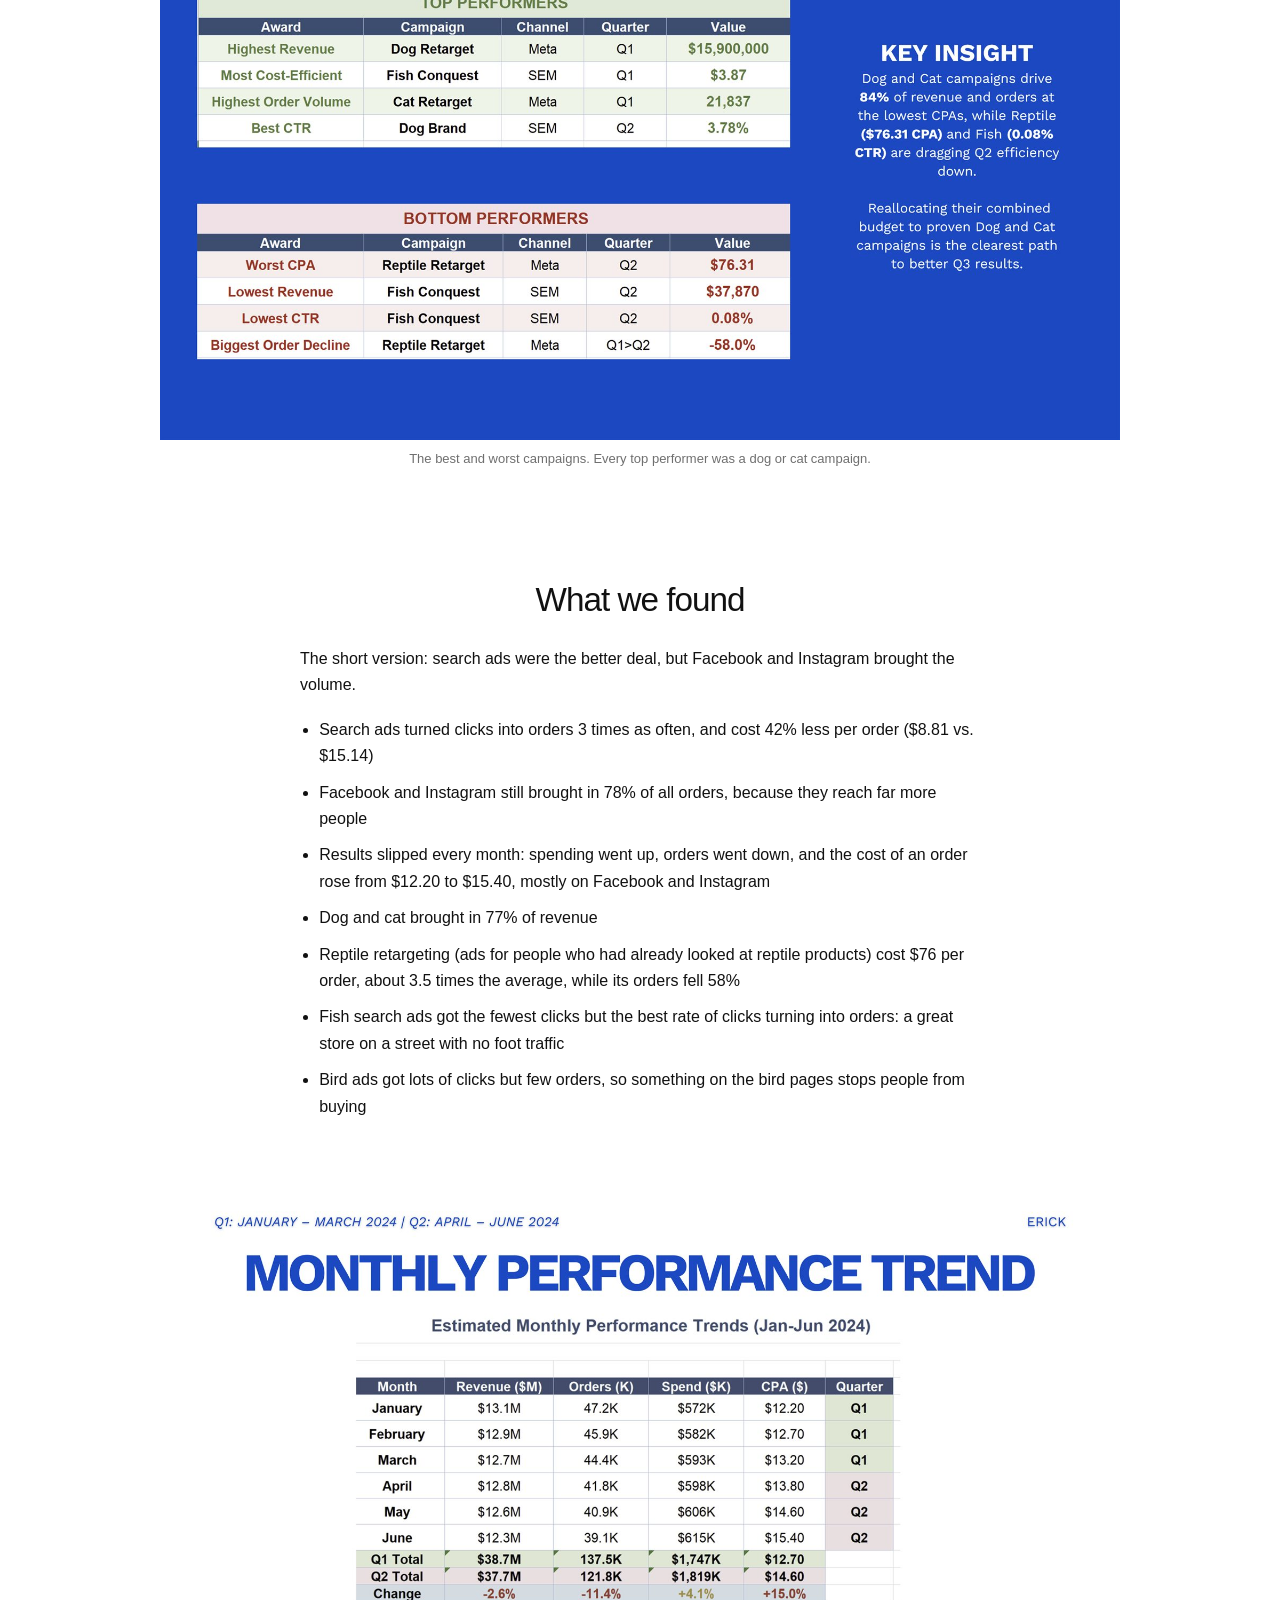
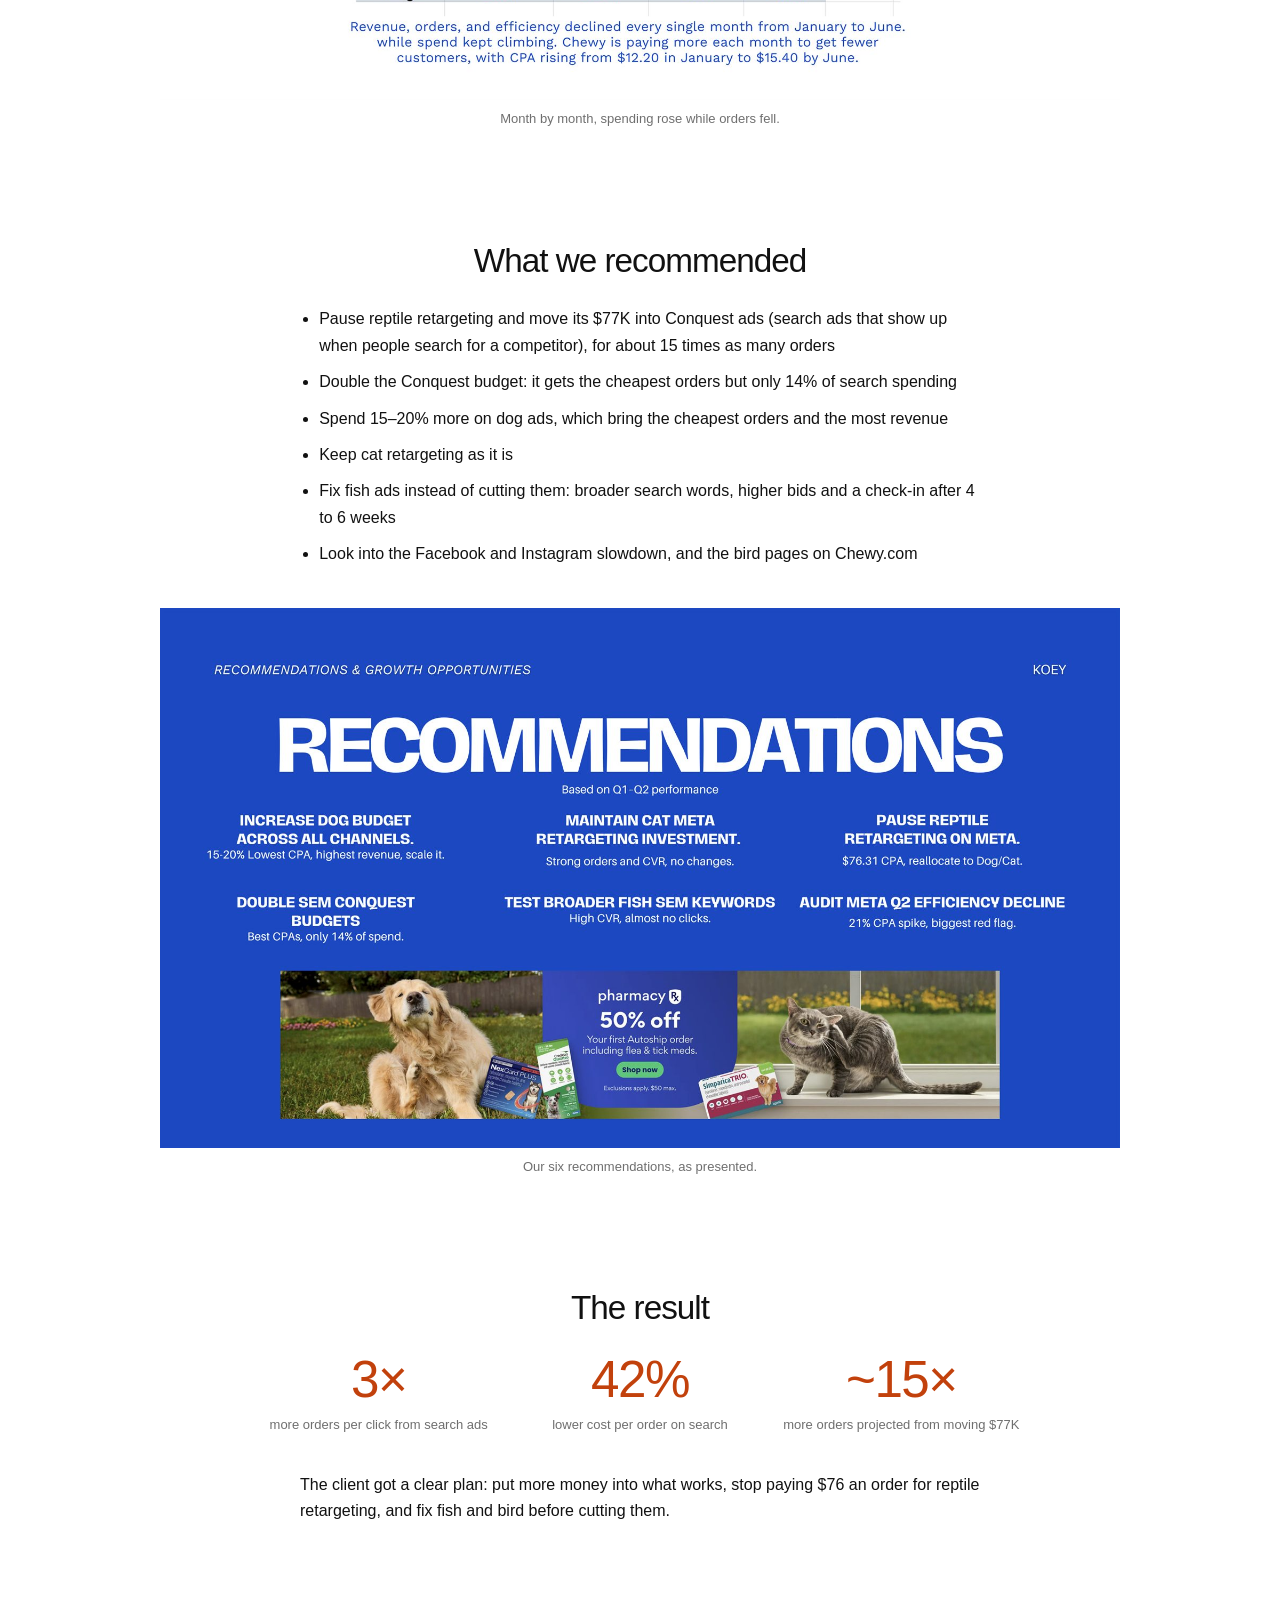
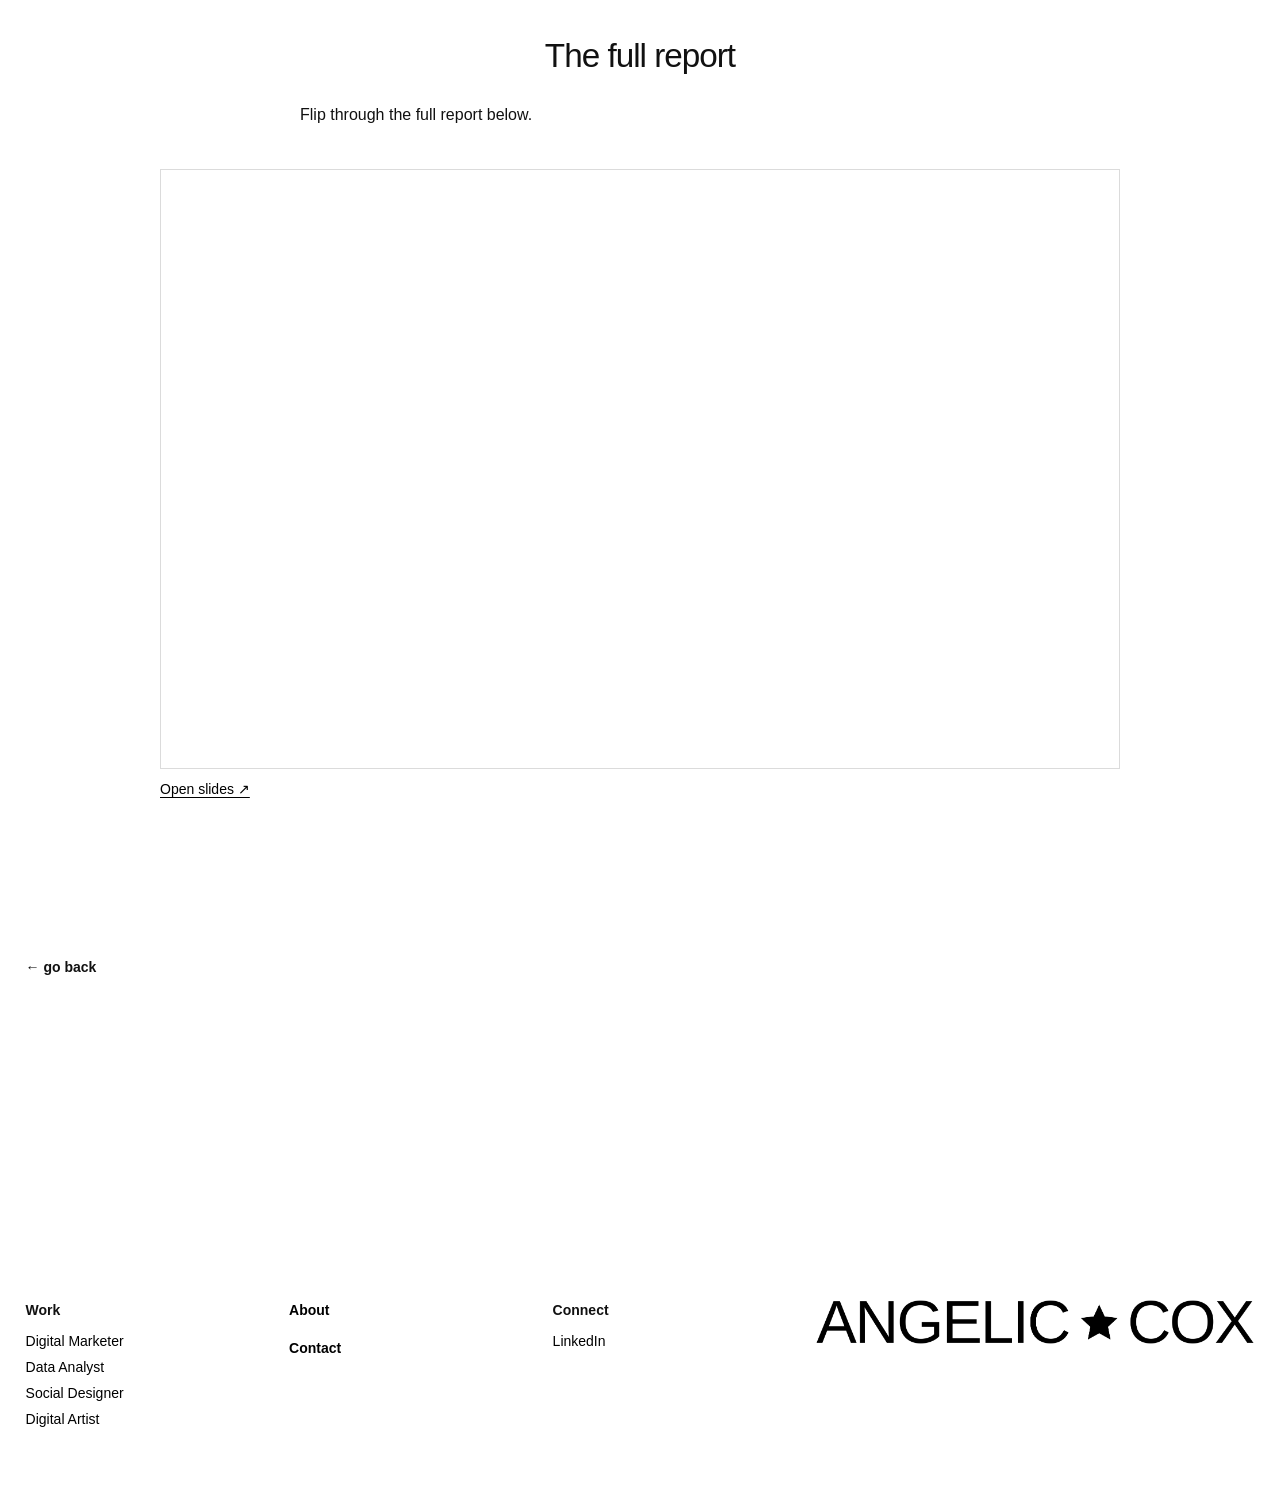
<file: digital-marketer-project-1.html>
<!doctype html>
<html lang="en">
<head>
  <meta charset="utf-8">
  <meta name="viewport" content="width=device-width, initial-scale=1">
  <title>Chewy: Paid Media Performance Report | Angelic Cox</title>
  <link rel="stylesheet" href="css/style.css">
</head>
<!-- PROJECT WRITE-UP PAGE
     One project, told start to finish: a title, a slideshow of pictures, then sections of writing and pictures.
     Edit the words and swap pictures right here in this file.
     The menu, footer and fonts come from the rest of the site automatically.

     data-category below is the category this project belongs to. It sets where the "← go back" links lead.

     To make another write-up: copy this file, rename the copy (e.g. digital-marketer-project-2.html),
     then type that name after page: for the project's line in js/site.js. -->
<body data-page="write-up" data-category="digital-marketer">
  <header id="site-header"></header>

  <main id="main" class="write-up">
    <a class="back-link" href="index.html" data-back>&larr; go back</a>

    <!-- TITLE: the project's name, then a short line under it, then the simulated-project note -->
    <div class="write-up-head">
      <h1>Chewy: Paid Media Performance Report</h1>
      <p class="write-up-meta"><span data-name>Angelic Cox</span> &middot; Performance Analyst &middot; Simulated project &middot; 2026</p>
      <p class="write-up-note">A simulated project. Chewy wasn't a real client: the brief and the ad data were provided for the simulation.</p>
    </div>

    <!-- SLIDESHOW: pictures of slides from the report; people flip through them with the arrow buttons.
         Each <figure class="slide"> … </figure> block is one slide. Write each caption between <figcaption> and </figcaption>.
         To add a slide, copy a whole block and change the picture's file name. -->
    <div class="carousel" data-carousel>
      <figure class="slide">
        <img src="images/chewy-report-slide-01.jpg" alt="Title slide: Chewy Paid Media Performance Report, presented by The Coopery: Angelic, Erick, Giselle and Koey">
        <figcaption>Our team, The Coopery, presented this report to Chewy.</figcaption>
      </figure>
      <figure class="slide">
        <img src="images/chewy-report-slide-11.jpg" alt="Slide: SEM is efficient, Meta brings volume, comparing the two channels with a table and a pie chart of order share">
        <figcaption>Search ads bring the cheapest orders. Facebook and Instagram bring the most.</figcaption>
      </figure>
      <figure class="slide">
        <img src="images/chewy-report-slide-15.jpg" alt="Slide: SEM costs half as much per order and converts 3 times better, with three bar charts comparing SEM and Meta">
        <figcaption>Search ads: 42% cheaper per order, and 3 times as many clicks turned into orders.</figcaption>
      </figure>
      <figure class="slide">
        <img src="images/chewy-report-slide-16.jpg" alt="Slide: Reptile deep dive, charts showing Reptile retargeting's $76 cost per order and what its $77K budget could buy elsewhere">
        <figcaption>Reptile retargeting cost $76 per order. That $77K could do far more elsewhere.</figcaption>
      </figure>
      <figure class="slide">
        <img src="images/chewy-report-slide-17.jpg" alt="Slide: Fish SEM deep dive, charts showing fish ads get the fewest clicks but the best conversion rate">
        <figcaption>Fish search ads: few clicks, but almost every click buys.</figcaption>
      </figure>
      <figure class="slide">
        <img src="images/chewy-report-slide-21.jpg" alt="Slide: What we found and next steps">
        <figcaption>What we found, and what we recommended next.</figcaption>
      </figure>
    </div>

    <section class="write-up-section">
      <h2>About the project</h2>
      <p>Chewy, the online pet store, spent $3.57 million on ads from January to June 2024. It wanted to know which ads were worth the money.</p>
      <p>My team of four played the agency. We reviewed 36 ad campaigns across Google search ads and Facebook and Instagram ads, for five kinds of pets: dog, cat, bird, fish and reptile.</p>
      <p>I was the performance analyst.</p>

      <!-- BIG NUMBERS: change each number and the label under it. Delete a whole <div> … </div> to have fewer. -->
      <div class="write-up-stats">
        <div><strong>$3.57M</strong><span>in ad spending reviewed</span></div>
        <div><strong>36</strong><span>ad campaigns compared</span></div>
        <div><strong>5</strong><span>pet categories</span></div>
      </div>
    </section>

    <section class="write-up-section">
      <h2>What the client asked for</h2>
      <ul>
        <li>Show how each type of ad performed: spending, orders, revenue and cost</li>
        <li>Compare Google search results from January to March with April to June</li>
        <li>Point out the best and worst campaigns</li>
        <li>Find which campaigns got the most for the money</li>
        <li>Take a closer look at fish search ads, and whether reptile ads on Facebook and Instagram were worth keeping</li>
        <li>Put it all in a clear presentation their team could review on their own</li>
      </ul>

      <!-- WORDS TO KNOW: each <div> … </div> line is one word and what it means -->
      <p>A few words used on this page:</p>
      <dl class="write-up-terms">
        <div><dt>Search ads</dt><dd>Ads that show up on Google when someone searches, like "buy dog food online." Marketers call this "SEM."</dd></div>
        <div><dt>Facebook and Instagram ads</dt><dd>Ads that show up while people scroll. Both apps are owned by Meta, so marketers call these "Meta ads."</dd></div>
        <div><dt>Campaign</dt><dd>A group of ads with one goal, like selling cat food to new customers.</dd></div>
        <div><dt>Cost per order</dt><dd>How much ad money was spent for each order. Lower is better. Also called "CPA."</dd></div>
        <div><dt>Click rate</dt><dd>Of everyone who saw an ad, the share who clicked it.</dd></div>
        <div><dt>Conversion rate</dt><dd>Of everyone who clicked an ad, the share who placed an order.</dd></div>
        <div><dt>Retargeting</dt><dd>Ads shown to people who already visited Chewy.com.</dd></div>
        <div><dt>Conquest ads</dt><dd>Search ads that show up when someone searches for a competitor's name.</dd></div>
        <div><dt>Bid</dt><dd>The most an advertiser will pay for a click. Higher bids help ads show up more often.</dd></div>
      </dl>
    </section>

    <section class="write-up-section">
      <h2>What I did</h2>
      <p>As a team, we added up each campaign's weekly numbers by month and by quarter, then graded every campaign. Eleven came out on top, and eight got warning flags.</p>
      <p>As performance analyst, I:</p>
      <ul>
        <li>Compared search ads with Facebook and Instagram ads</li>
        <li>Ranked the best and worst campaigns</li>
        <li>Measured which campaigns got the most orders for the money</li>
        <li>Dug into the reptile and fish campaigns the client asked about</li>
        <li>Presented those findings</li>
      </ul>

      <figure>
        <img src="images/chewy-report-slide-14.jpg" alt="Slide: top and bottom performing campaigns, two tables listing the best and worst campaigns">
        <figcaption>The best and worst campaigns. Every top performer was a dog or cat campaign.</figcaption>
      </figure>
    </section>

    <section class="write-up-section">
      <h2>What we found</h2>
      <p>The short version: search ads were the better deal, but Facebook and Instagram brought the volume.</p>
      <ul>
        <li>Search ads turned clicks into orders 3 times as often, and cost 42% less per order ($8.81 vs. $15.14)</li>
        <li>Facebook and Instagram still brought in 78% of all orders, because they reach far more people</li>
        <li>Results slipped every month: spending went up, orders went down, and the cost of an order rose from $12.20 to $15.40, mostly on Facebook and Instagram</li>
        <li>Dog and cat brought in 77% of revenue</li>
        <li>Reptile retargeting (ads for people who had already looked at reptile products) cost $76 per order, about 3.5 times the average, while its orders fell 58%</li>
        <li>Fish search ads got the fewest clicks but the best rate of clicks turning into orders: a great store on a street with no foot traffic</li>
        <li>Bird ads got lots of clicks but few orders, so something on the bird pages stops people from buying</li>
      </ul>

      <figure>
        <img src="images/chewy-report-slide-09.jpg" alt="Slide: monthly performance trend, a table of revenue, orders, spending and cost per order from January to June 2024">
        <figcaption>Month by month, spending rose while orders fell.</figcaption>
      </figure>
    </section>

    <section class="write-up-section">
      <h2>What we recommended</h2>
      <ul>
        <li>Pause reptile retargeting and move its $77K into Conquest ads (search ads that show up when people search for a competitor), for about 15 times as many orders</li>
        <li>Double the Conquest budget: it gets the cheapest orders but only 14% of search spending</li>
        <li>Spend 15&ndash;20% more on dog ads, which bring the cheapest orders and the most revenue</li>
        <li>Keep cat retargeting as it is</li>
        <li>Fix fish ads instead of cutting them: broader search words, higher bids and a check-in after 4 to 6 weeks</li>
        <li>Look into the Facebook and Instagram slowdown, and the bird pages on Chewy.com</li>
      </ul>

      <figure>
        <img src="images/chewy-report-slide-20.jpg" alt="Slide: recommendations and growth opportunities">
        <figcaption>Our six recommendations, as presented.</figcaption>
      </figure>
    </section>

    <section class="write-up-section">
      <h2>The result</h2>

      <div class="write-up-stats">
        <div><strong>3&times;</strong><span>more orders per click from search ads</span></div>
        <div><strong>42%</strong><span>lower cost per order on search</span></div>
        <div><strong>~15&times;</strong><span>more orders projected from moving $77K</span></div>
      </div>

      <p>The client got a clear plan: put more money into what works, stop paying $76 an order for reptile retargeting, and fix fish and bird before cutting them.</p>
    </section>

    <section class="write-up-section">
      <h2>The full report</h2>
      <p>Flip through the full report below.</p>
      <!-- SLIDES: the full report as a PDF from the files folder -->
      <div data-slides="files/chewy-paid-media-report.pdf"></div>
    </section>

    <a class="back-link write-up-end" href="index.html" data-back>&larr; go back</a>
  </main>

  <footer id="site-footer"></footer>
  <script src="js/site.js"></script>
</body>
</html>
</file>
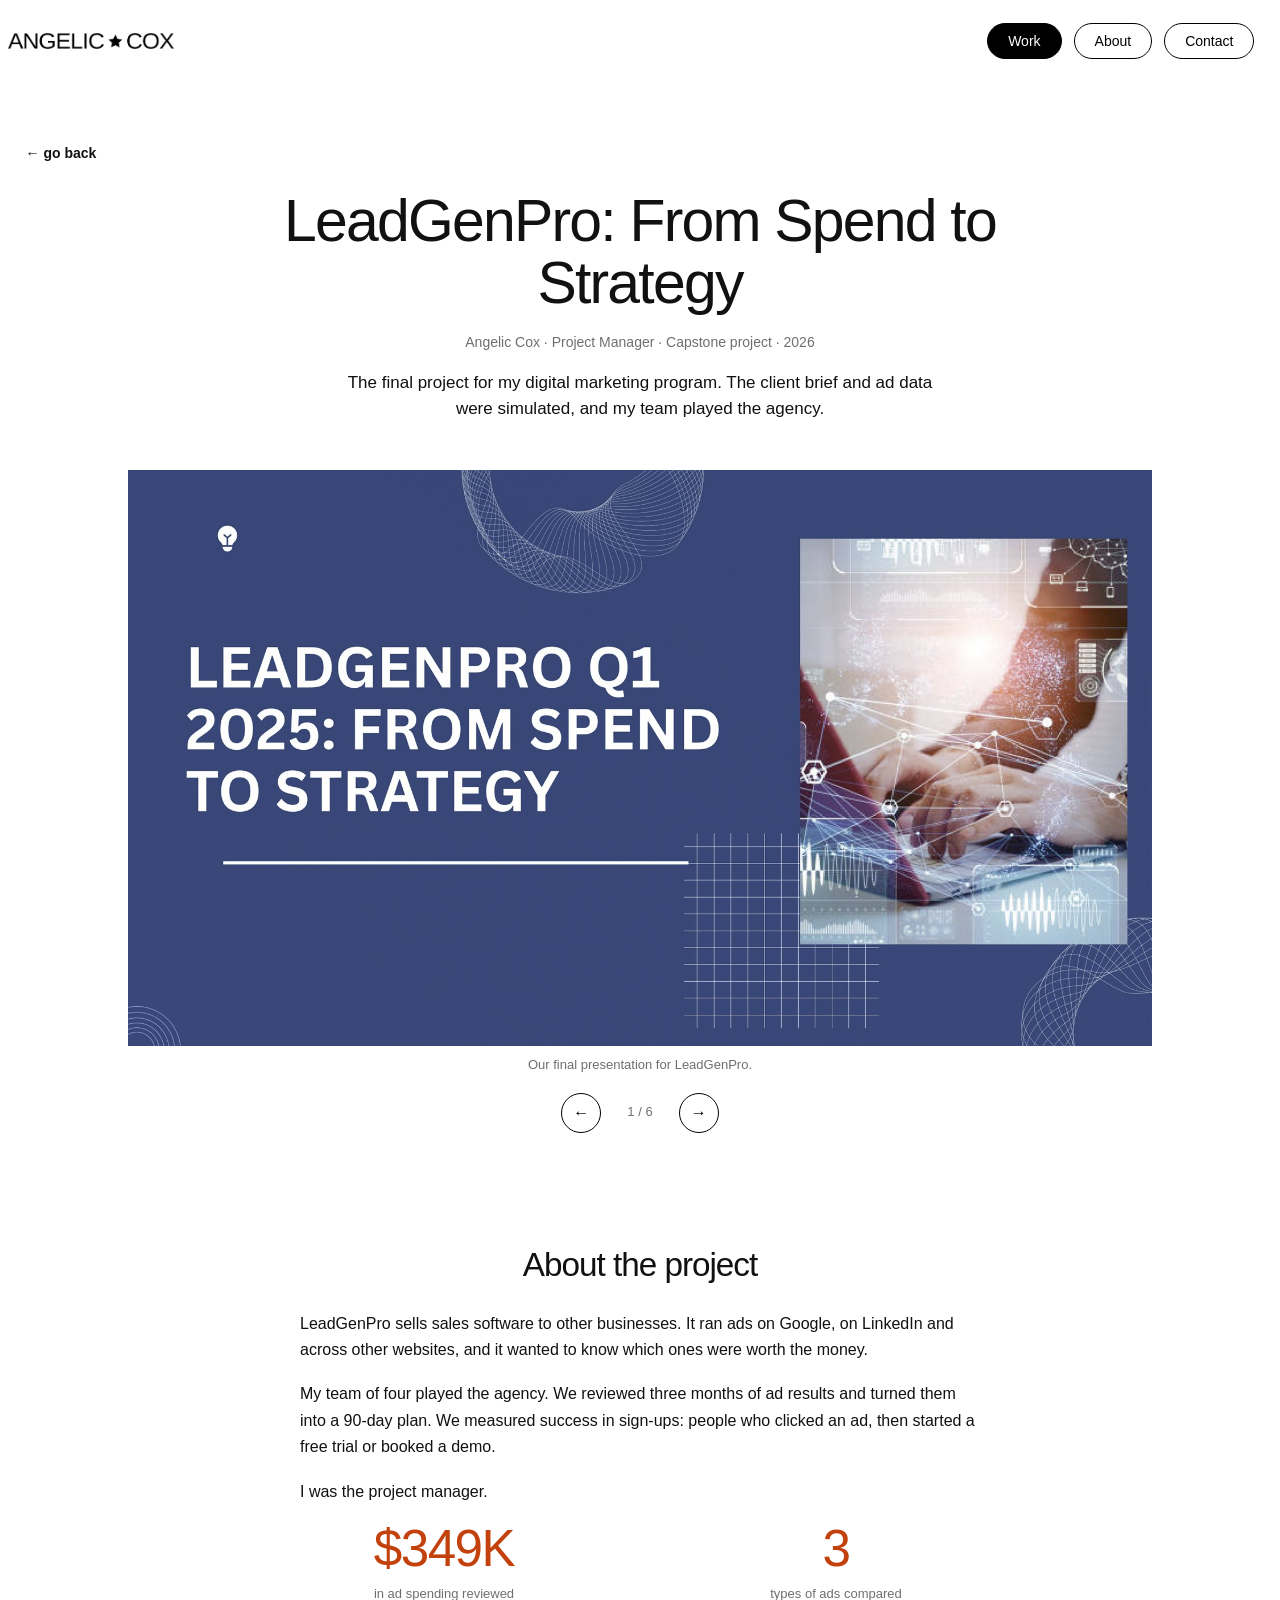
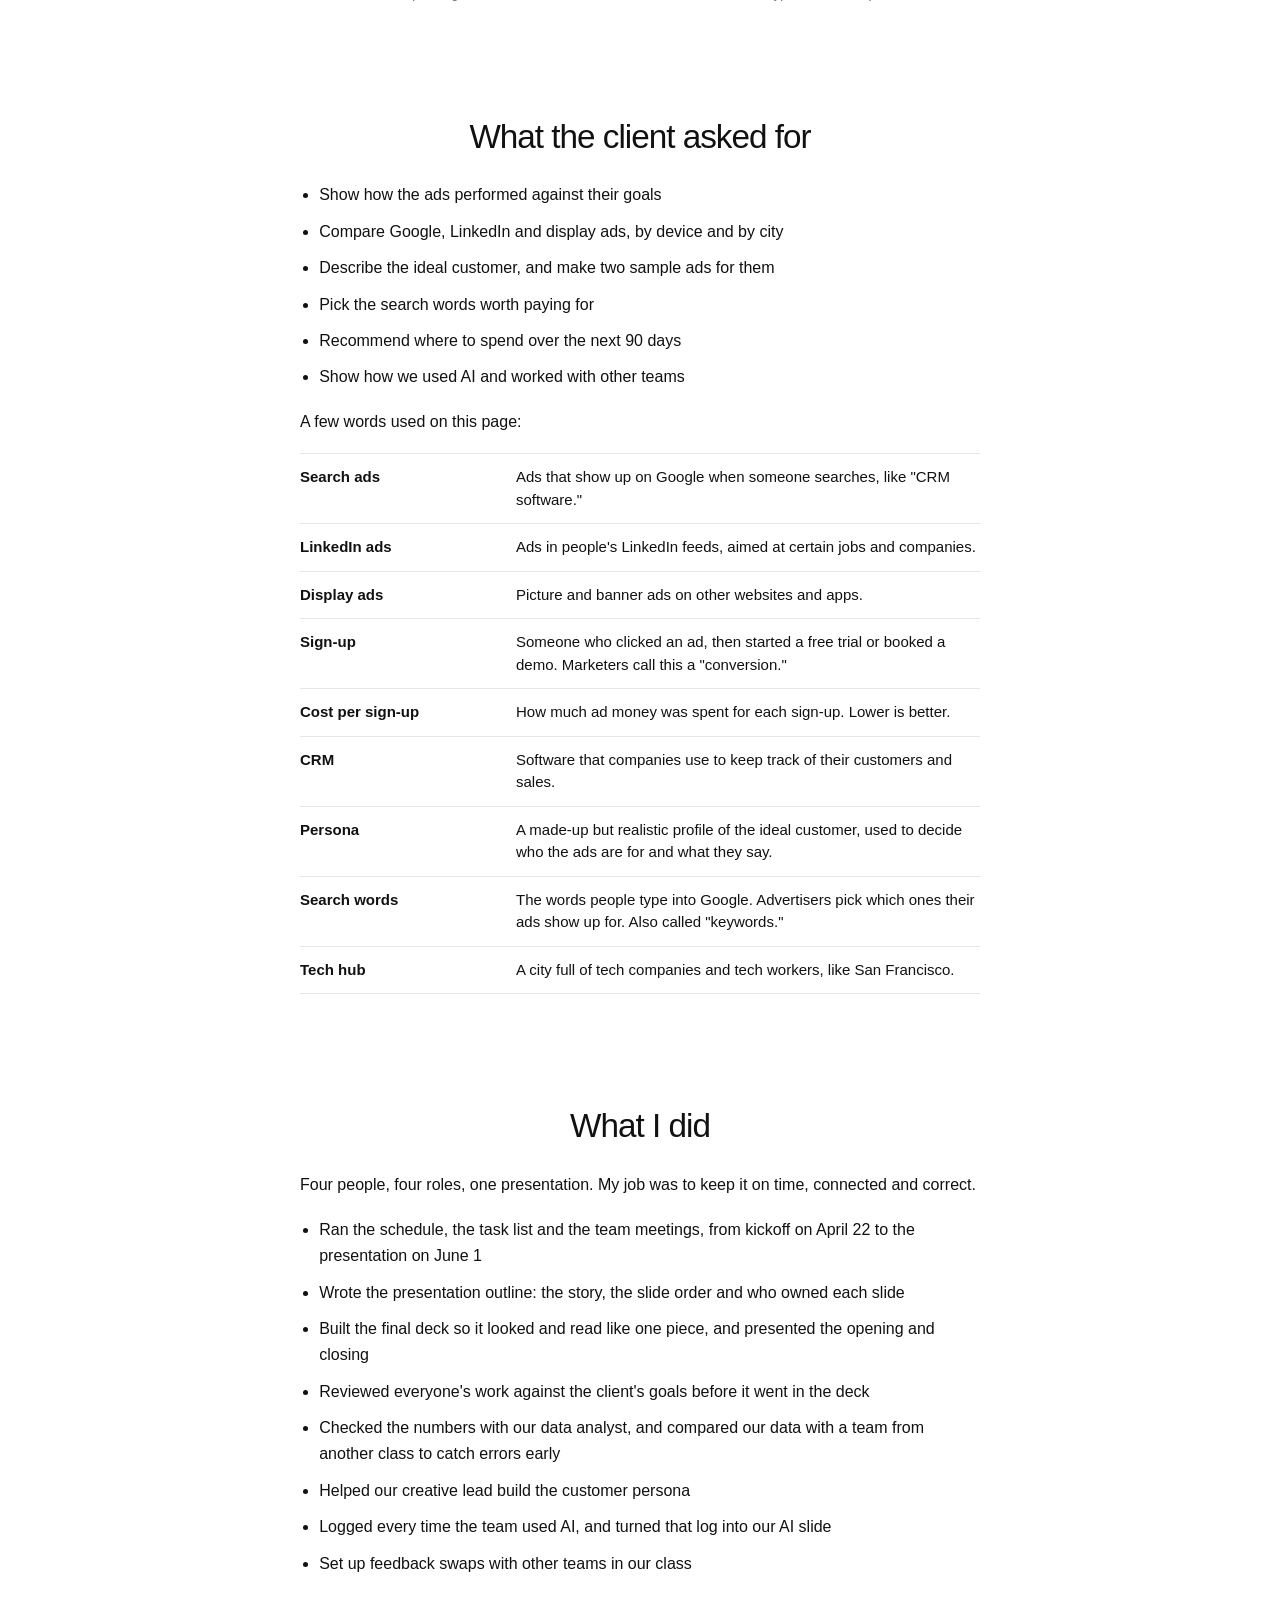
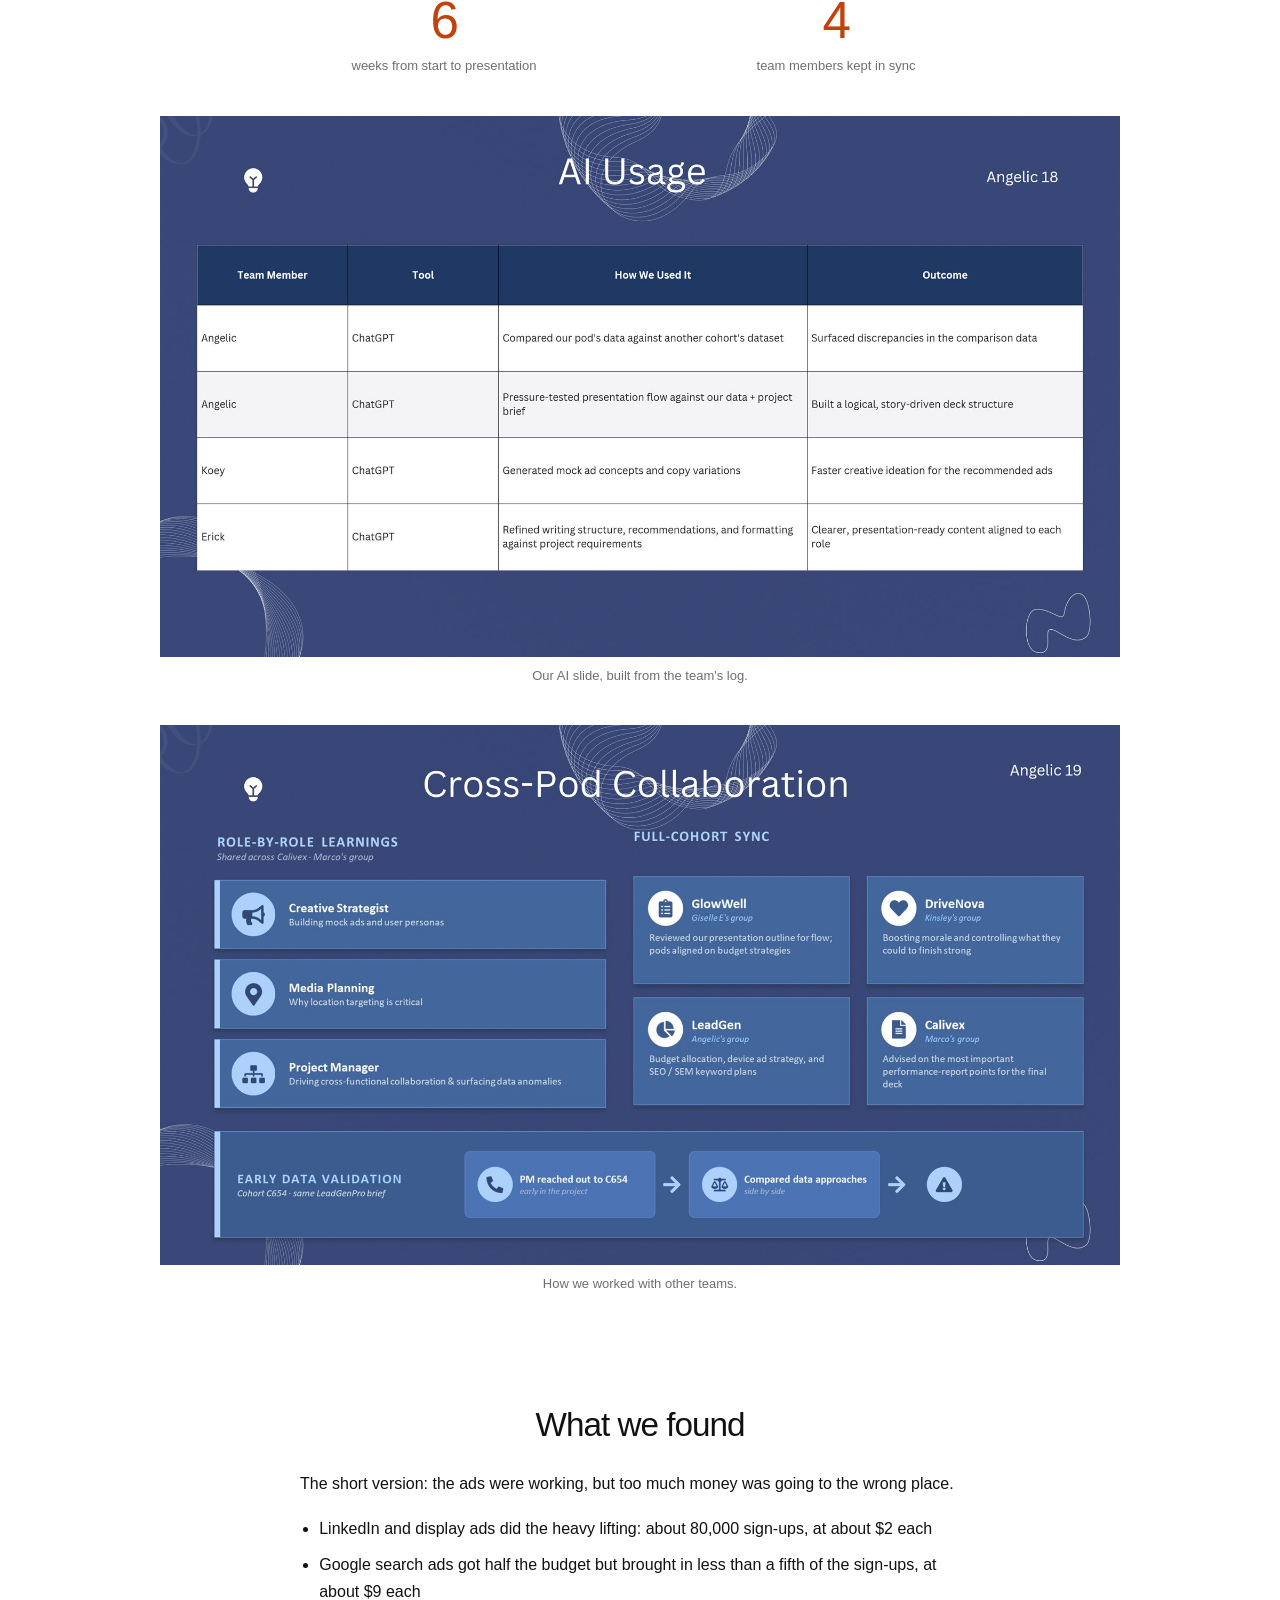
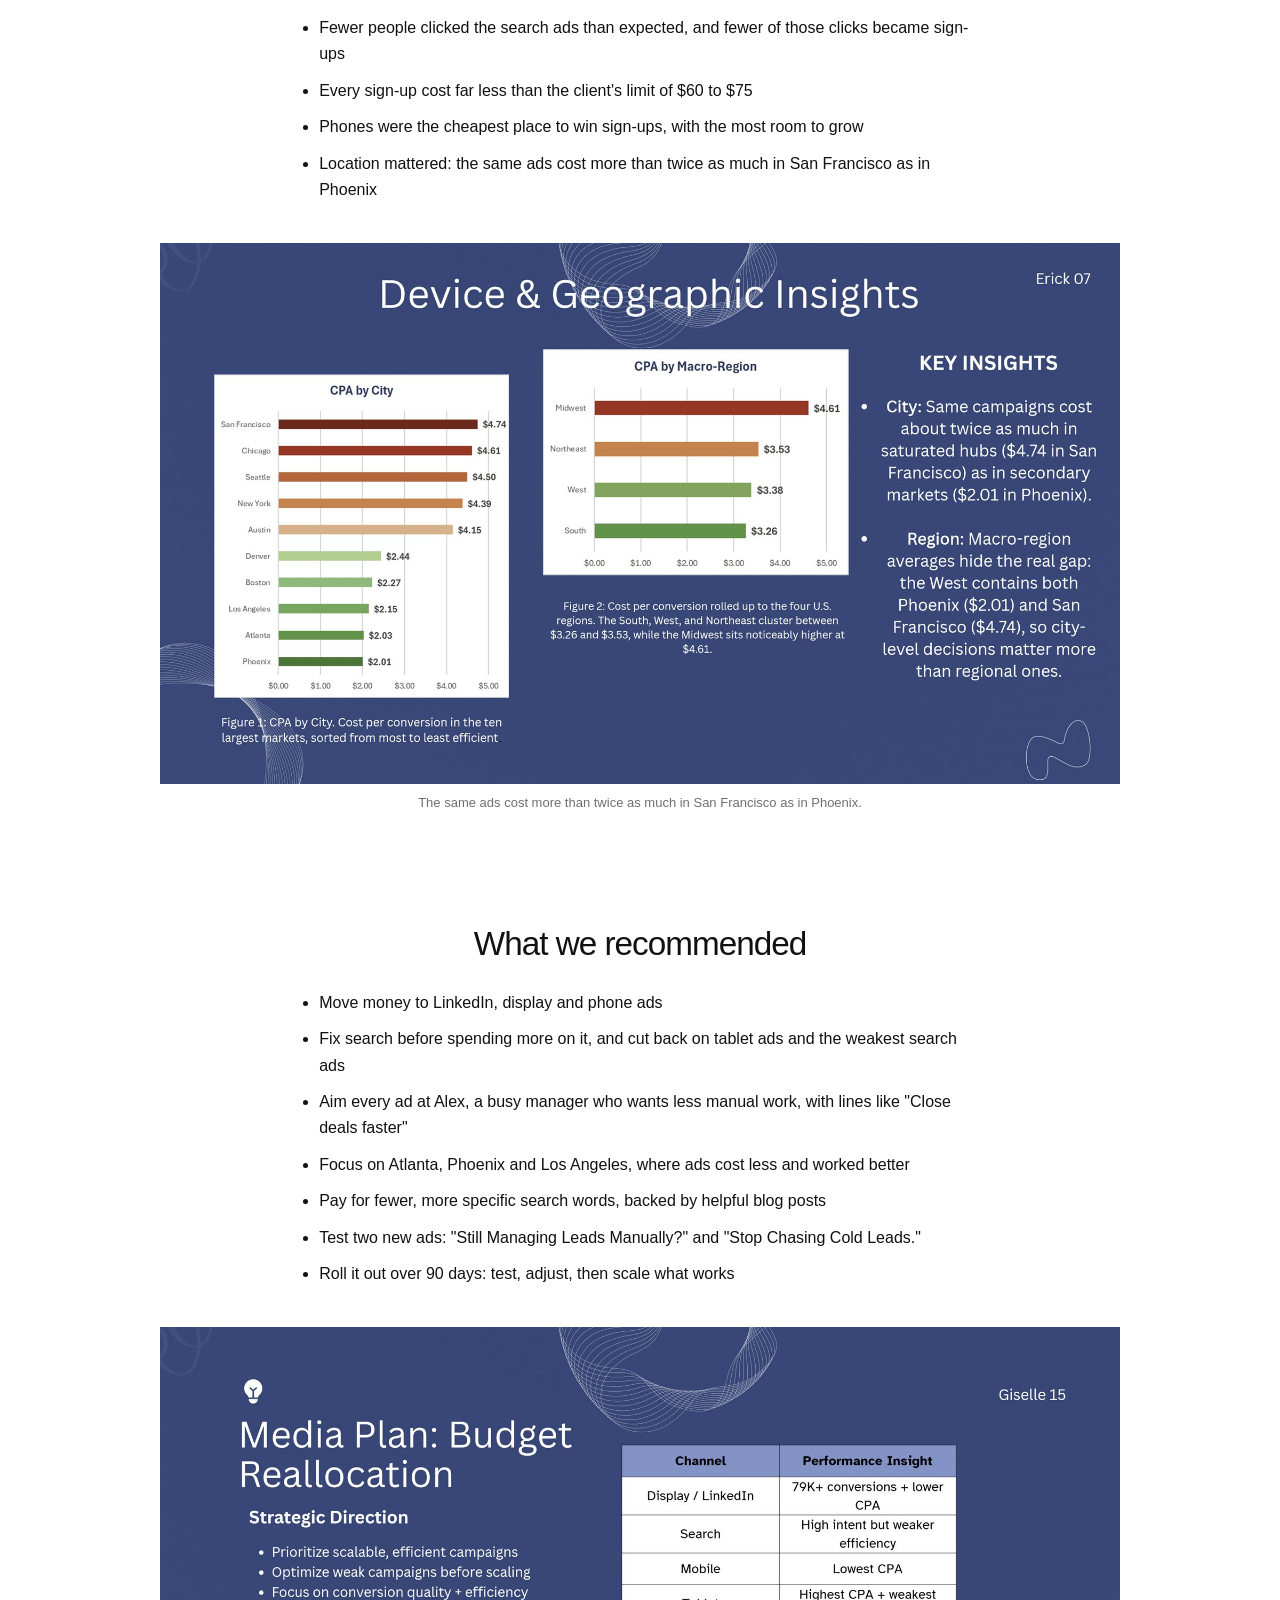
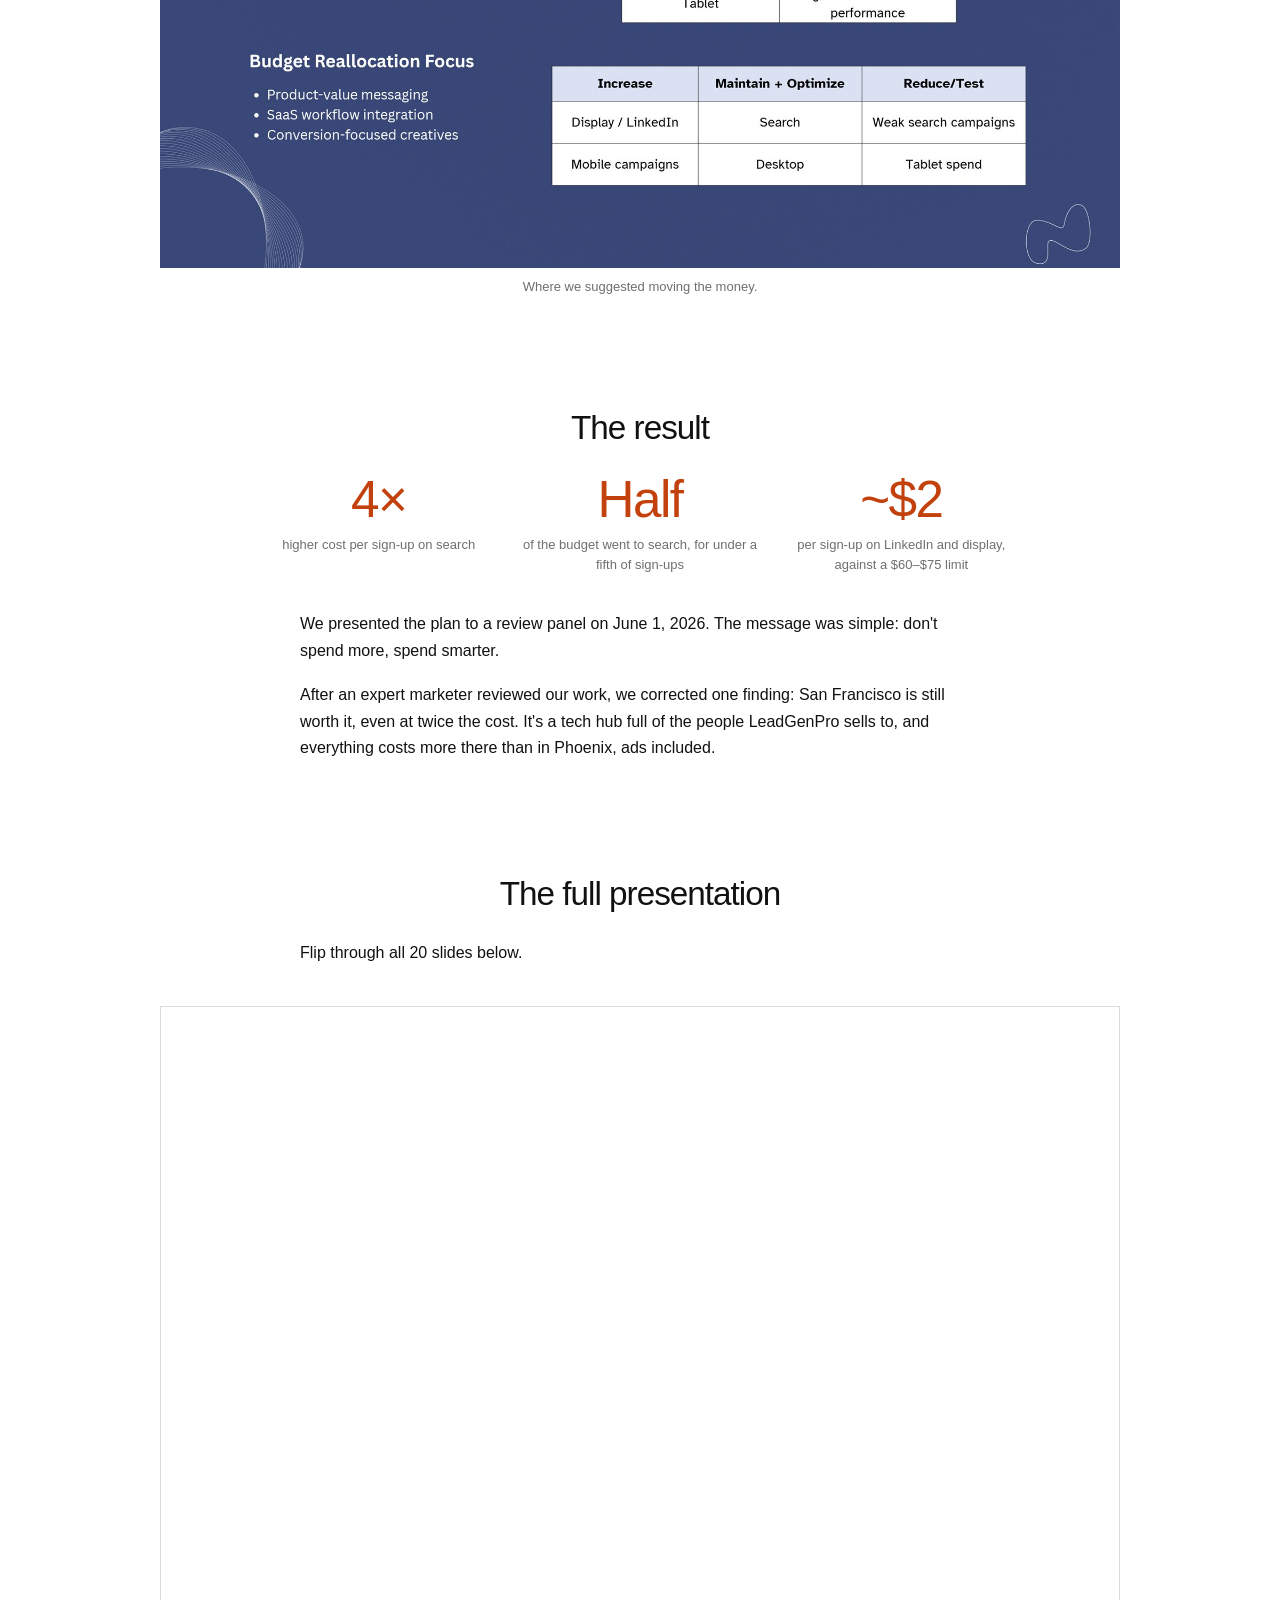
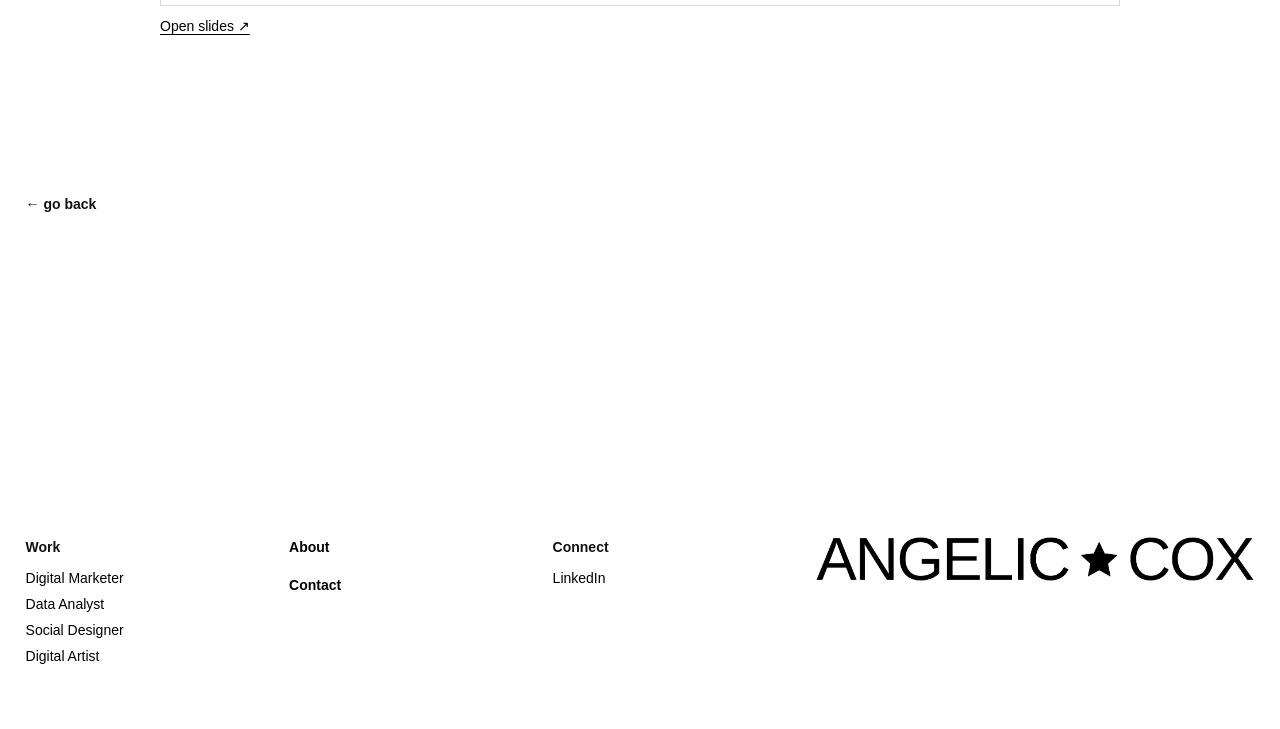
<file: digital-marketer-project-2.html>
<!doctype html>
<html lang="en">
<head>
  <meta charset="utf-8">
  <meta name="viewport" content="width=device-width, initial-scale=1">
  <title>LeadGenPro: From Spend to Strategy | Angelic Cox</title>
  <link rel="stylesheet" href="css/style.css">
</head>
<!-- PROJECT WRITE-UP PAGE
     One project, told start to finish: a title, a slideshow of pictures, then sections of writing and pictures.
     Edit the words and swap pictures right here in this file.
     The menu, footer and fonts come from the rest of the site automatically.

     data-category below is the category this project belongs to. It sets where the "← go back" links lead.

     To make another write-up: copy this file, rename the copy (e.g. digital-marketer-project-3.html),
     then type that name after page: for the project's line in js/site.js. -->
<body data-page="write-up" data-category="digital-marketer">
  <header id="site-header"></header>

  <main id="main" class="write-up">
    <a class="back-link" href="index.html" data-back>&larr; go back</a>

    <!-- TITLE: the project's name, then a short line under it, then the simulated-data note -->
    <div class="write-up-head">
      <h1>LeadGenPro: From Spend to Strategy</h1>
      <p class="write-up-meta"><span data-name>Angelic Cox</span> &middot; Project Manager &middot; Capstone project &middot; 2026</p>
      <p class="write-up-note">The final project for my digital marketing program. The client brief and ad data were simulated, and my team played the agency.</p>
    </div>

    <!-- SLIDESHOW: pictures of slides from the presentation; people flip through them with the arrow buttons.
         Each <figure class="slide"> … </figure> block is one slide. Write each caption between <figcaption> and </figcaption>.
         To add a slide, copy a whole block and change the picture's file name. -->
    <div class="carousel" data-carousel>
      <figure class="slide">
        <img src="images/leadgenpro-slide-01.jpg" alt="Title slide: LeadGenPro Q1 2025: From Spend to Strategy">
        <figcaption>Our final presentation for LeadGenPro.</figcaption>
      </figure>
      <figure class="slide">
        <img src="images/leadgenpro-slide-04.jpg" alt="Slide: Executive summary, a table of total ad spending, sign-ups and averages">
        <figcaption>The summary I presented: $349K in ads, about 99,000 sign-ups.</figcaption>
      </figure>
      <figure class="slide">
        <img src="images/leadgenpro-slide-06.jpg" alt="Slide: Channel deep dive, a table comparing display, LinkedIn and Google search ads">
        <figcaption>Search ads got the most money and brought in the fewest sign-ups.</figcaption>
      </figure>
      <figure class="slide">
        <img src="images/leadgenpro-slide-09.jpg" alt="Slide: Persona and audience strategy, a profile of Alex Chen, a revenue operations manager">
        <figcaption>Alex Chen, the customer we built the plan around.</figcaption>
      </figure>
      <figure class="slide">
        <img src="images/leadgenpro-slide-13.jpg" alt="Slide: Creative recommendations, two sample ads reading Still Managing Leads Manually? and Stop Chasing Cold Leads">
        <figcaption>Two sample ads, written for Alex.</figcaption>
      </figure>
      <figure class="slide">
        <img src="images/leadgenpro-slide-16.jpg" alt="Slide: 90-day campaign calendar in three phases: testing, optimization and scaling">
        <figcaption>The 90-day plan: test, learn, shift, scale.</figcaption>
      </figure>
    </div>

    <section class="write-up-section">
      <h2>About the project</h2>
      <p>LeadGenPro sells sales software to other businesses. It ran ads on Google, on LinkedIn and across other websites, and it wanted to know which ones were worth the money.</p>
      <p>My team of four played the agency. We reviewed three months of ad results and turned them into a 90-day plan. We measured success in sign-ups: people who clicked an ad, then started a free trial or booked a demo.</p>
      <p>I was the project manager.</p>

      <!-- BIG NUMBERS: change each number and the label under it. Delete a whole <div> … </div> to have fewer. -->
      <div class="write-up-stats">
        <div><strong>$349K</strong><span>in ad spending reviewed</span></div>
        <div><strong>3</strong><span>types of ads compared</span></div>
      </div>
    </section>

    <section class="write-up-section">
      <h2>What the client asked for</h2>
      <ul>
        <li>Show how the ads performed against their goals</li>
        <li>Compare Google, LinkedIn and display ads, by device and by city</li>
        <li>Describe the ideal customer, and make two sample ads for them</li>
        <li>Pick the search words worth paying for</li>
        <li>Recommend where to spend over the next 90 days</li>
        <li>Show how we used AI and worked with other teams</li>
      </ul>

      <!-- WORDS TO KNOW: each <div> … </div> line is one word and what it means -->
      <p>A few words used on this page:</p>
      <dl class="write-up-terms">
        <div><dt>Search ads</dt><dd>Ads that show up on Google when someone searches, like "CRM software."</dd></div>
        <div><dt>LinkedIn ads</dt><dd>Ads in people's LinkedIn feeds, aimed at certain jobs and companies.</dd></div>
        <div><dt>Display ads</dt><dd>Picture and banner ads on other websites and apps.</dd></div>
        <div><dt>Sign-up</dt><dd>Someone who clicked an ad, then started a free trial or booked a demo. Marketers call this a "conversion."</dd></div>
        <div><dt>Cost per sign-up</dt><dd>How much ad money was spent for each sign-up. Lower is better.</dd></div>
        <div><dt>CRM</dt><dd>Software that companies use to keep track of their customers and sales.</dd></div>
        <div><dt>Persona</dt><dd>A made-up but realistic profile of the ideal customer, used to decide who the ads are for and what they say.</dd></div>
        <div><dt>Search words</dt><dd>The words people type into Google. Advertisers pick which ones their ads show up for. Also called "keywords."</dd></div>
        <div><dt>Tech hub</dt><dd>A city full of tech companies and tech workers, like San Francisco.</dd></div>
      </dl>
    </section>

    <section class="write-up-section">
      <h2>What I did</h2>
      <p>Four people, four roles, one presentation. My job was to keep it on time, connected and correct.</p>
      <ul>
        <li>Ran the schedule, the task list and the team meetings, from kickoff on April 22 to the presentation on June 1</li>
        <li>Wrote the presentation outline: the story, the slide order and who owned each slide</li>
        <li>Built the final deck so it looked and read like one piece, and presented the opening and closing</li>
        <li>Reviewed everyone's work against the client's goals before it went in the deck</li>
        <li>Checked the numbers with our data analyst, and compared our data with a team from another class to catch errors early</li>
        <li>Helped our creative lead build the customer persona</li>
        <li>Logged every time the team used AI, and turned that log into our AI slide</li>
        <li>Set up feedback swaps with other teams in our class</li>
      </ul>

      <div class="write-up-stats">
        <div><strong>6</strong><span>weeks from start to presentation</span></div>
        <div><strong>4</strong><span>team members kept in sync</span></div>
      </div>

      <figure>
        <img src="images/leadgenpro-slide-18.jpg" alt="Slide: AI usage, a table of who used ChatGPT, how, and what came of it">
        <figcaption>Our AI slide, built from the team's log.</figcaption>
      </figure>
      <figure>
        <img src="images/leadgenpro-slide-19.jpg" alt="Slide: Cross-pod collaboration, what we learned from other teams and how we checked our data early">
        <figcaption>How we worked with other teams.</figcaption>
      </figure>
    </section>

    <section class="write-up-section">
      <h2>What we found</h2>
      <p>The short version: the ads were working, but too much money was going to the wrong place.</p>
      <ul>
        <li>LinkedIn and display ads did the heavy lifting: about 80,000 sign-ups, at about $2 each</li>
        <li>Google search ads got half the budget but brought in less than a fifth of the sign-ups, at about $9 each</li>
        <li>Fewer people clicked the search ads than expected, and fewer of those clicks became sign-ups</li>
        <li>Every sign-up cost far less than the client's limit of $60 to $75</li>
        <li>Phones were the cheapest place to win sign-ups, with the most room to grow</li>
        <li>Location mattered: the same ads cost more than twice as much in San Francisco as in Phoenix</li>
      </ul>

      <figure>
        <img src="images/leadgenpro-slide-07.jpg" alt="Slide: Device and geographic insights, bar charts of cost per sign-up by city and by region">
        <figcaption>The same ads cost more than twice as much in San Francisco as in Phoenix.</figcaption>
      </figure>
    </section>

    <section class="write-up-section">
      <h2>What we recommended</h2>
      <ul>
        <li>Move money to LinkedIn, display and phone ads</li>
        <li>Fix search before spending more on it, and cut back on tablet ads and the weakest search ads</li>
        <li>Aim every ad at Alex, a busy manager who wants less manual work, with lines like "Close deals faster"</li>
        <li>Focus on Atlanta, Phoenix and Los Angeles, where ads cost less and worked better</li>
        <li>Pay for fewer, more specific search words, backed by helpful blog posts</li>
        <li>Test two new ads: "Still Managing Leads Manually?" and "Stop Chasing Cold Leads."</li>
        <li>Roll it out over 90 days: test, adjust, then scale what works</li>
      </ul>

      <figure>
        <img src="images/leadgenpro-slide-15.jpg" alt="Slide: Media plan, showing where to spend more, where to keep spending and where to cut back">
        <figcaption>Where we suggested moving the money.</figcaption>
      </figure>
    </section>

    <section class="write-up-section">
      <h2>The result</h2>

      <div class="write-up-stats">
        <div><strong>4&times;</strong><span>higher cost per sign-up on search</span></div>
        <div><strong>Half</strong><span>of the budget went to search, for under a fifth of sign-ups</span></div>
        <div><strong>~$2</strong><span>per sign-up on LinkedIn and display, against a $60&ndash;$75 limit</span></div>
      </div>

      <p>We presented the plan to a review panel on June 1, 2026. The message was simple: don't spend more, spend smarter.</p>
      <p>After an expert marketer reviewed our work, we corrected one finding: San Francisco is still worth it, even at twice the cost. It's a tech hub full of the people LeadGenPro sells to, and everything costs more there than in Phoenix, ads included.</p>
    </section>

    <section class="write-up-section">
      <h2>The full presentation</h2>
      <p>Flip through all 20 slides below.</p>
      <!-- SLIDES: the full presentation as a PDF from the files folder -->
      <div data-slides="files/leadgenpro-presentation.pdf"></div>
    </section>

    <a class="back-link write-up-end" href="index.html" data-back>&larr; go back</a>
  </main>

  <footer id="site-footer"></footer>
  <script src="js/site.js"></script>
</body>
</html>
</file>
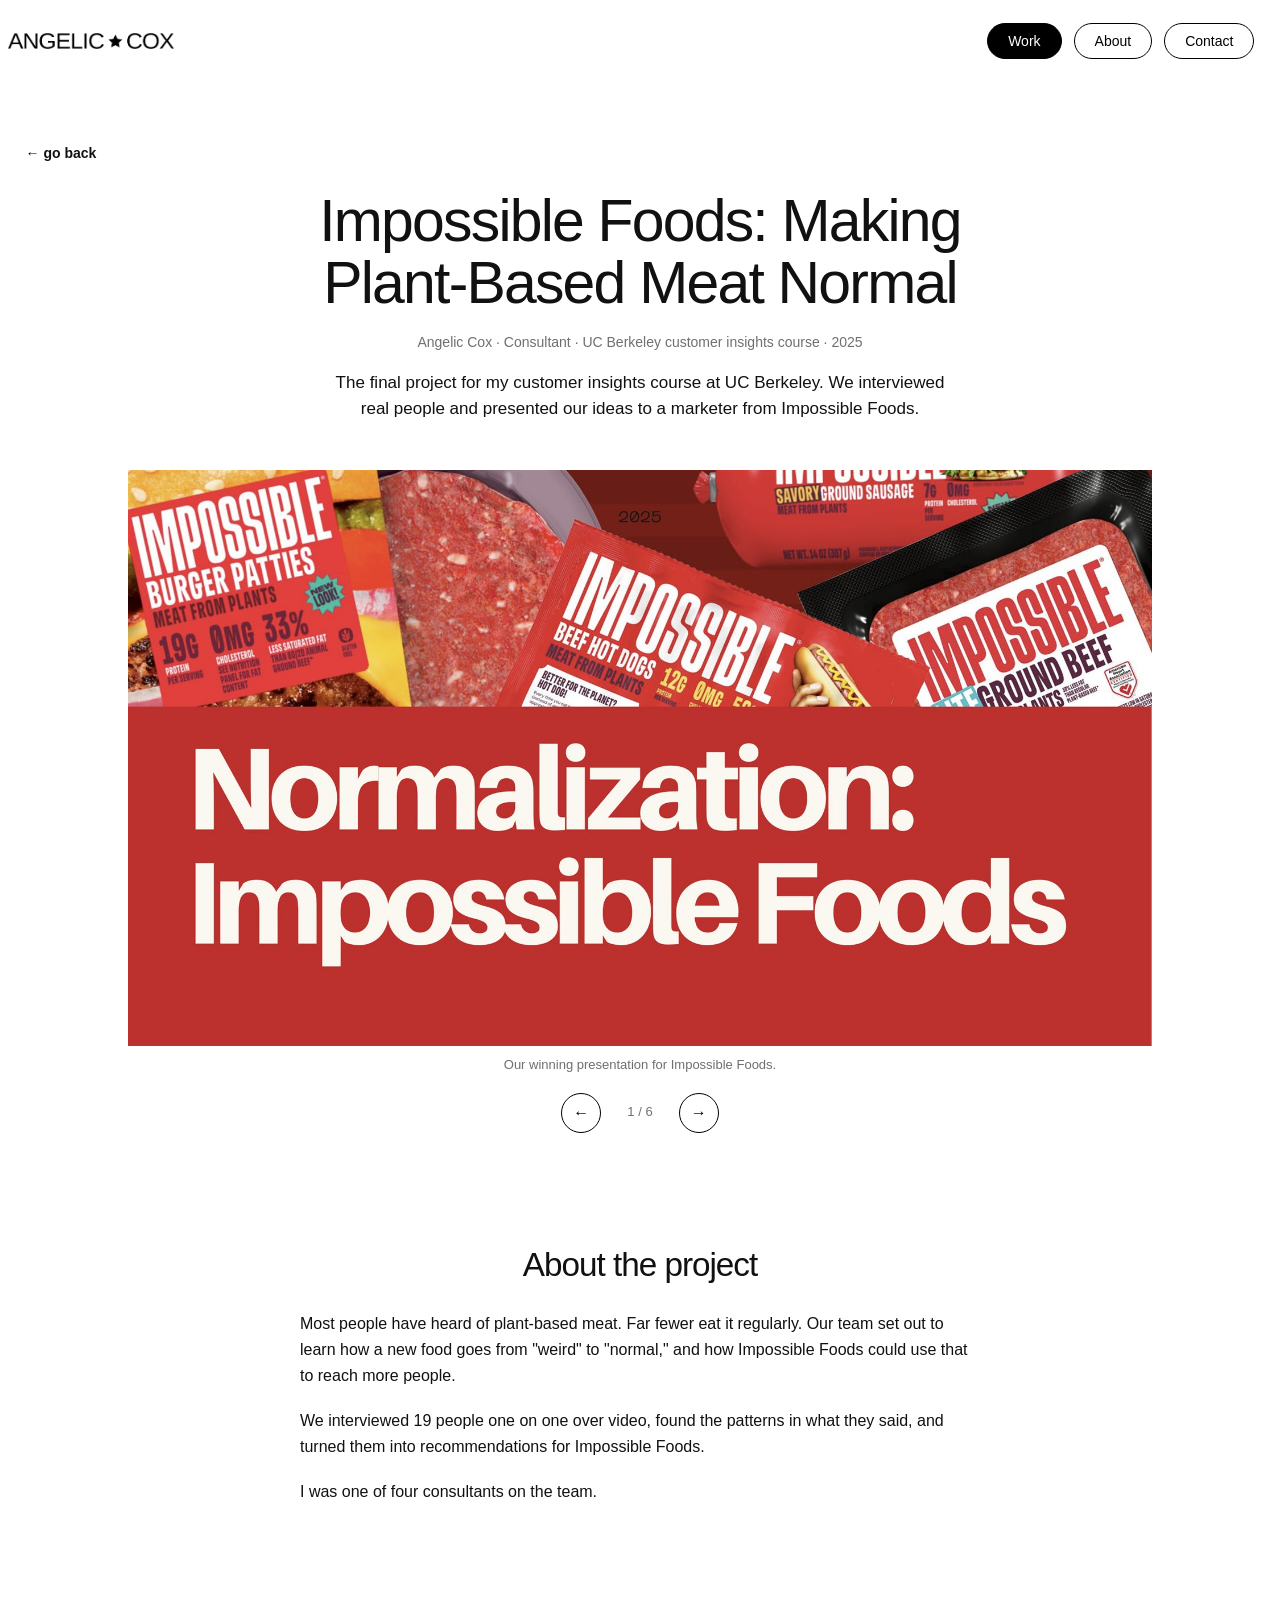
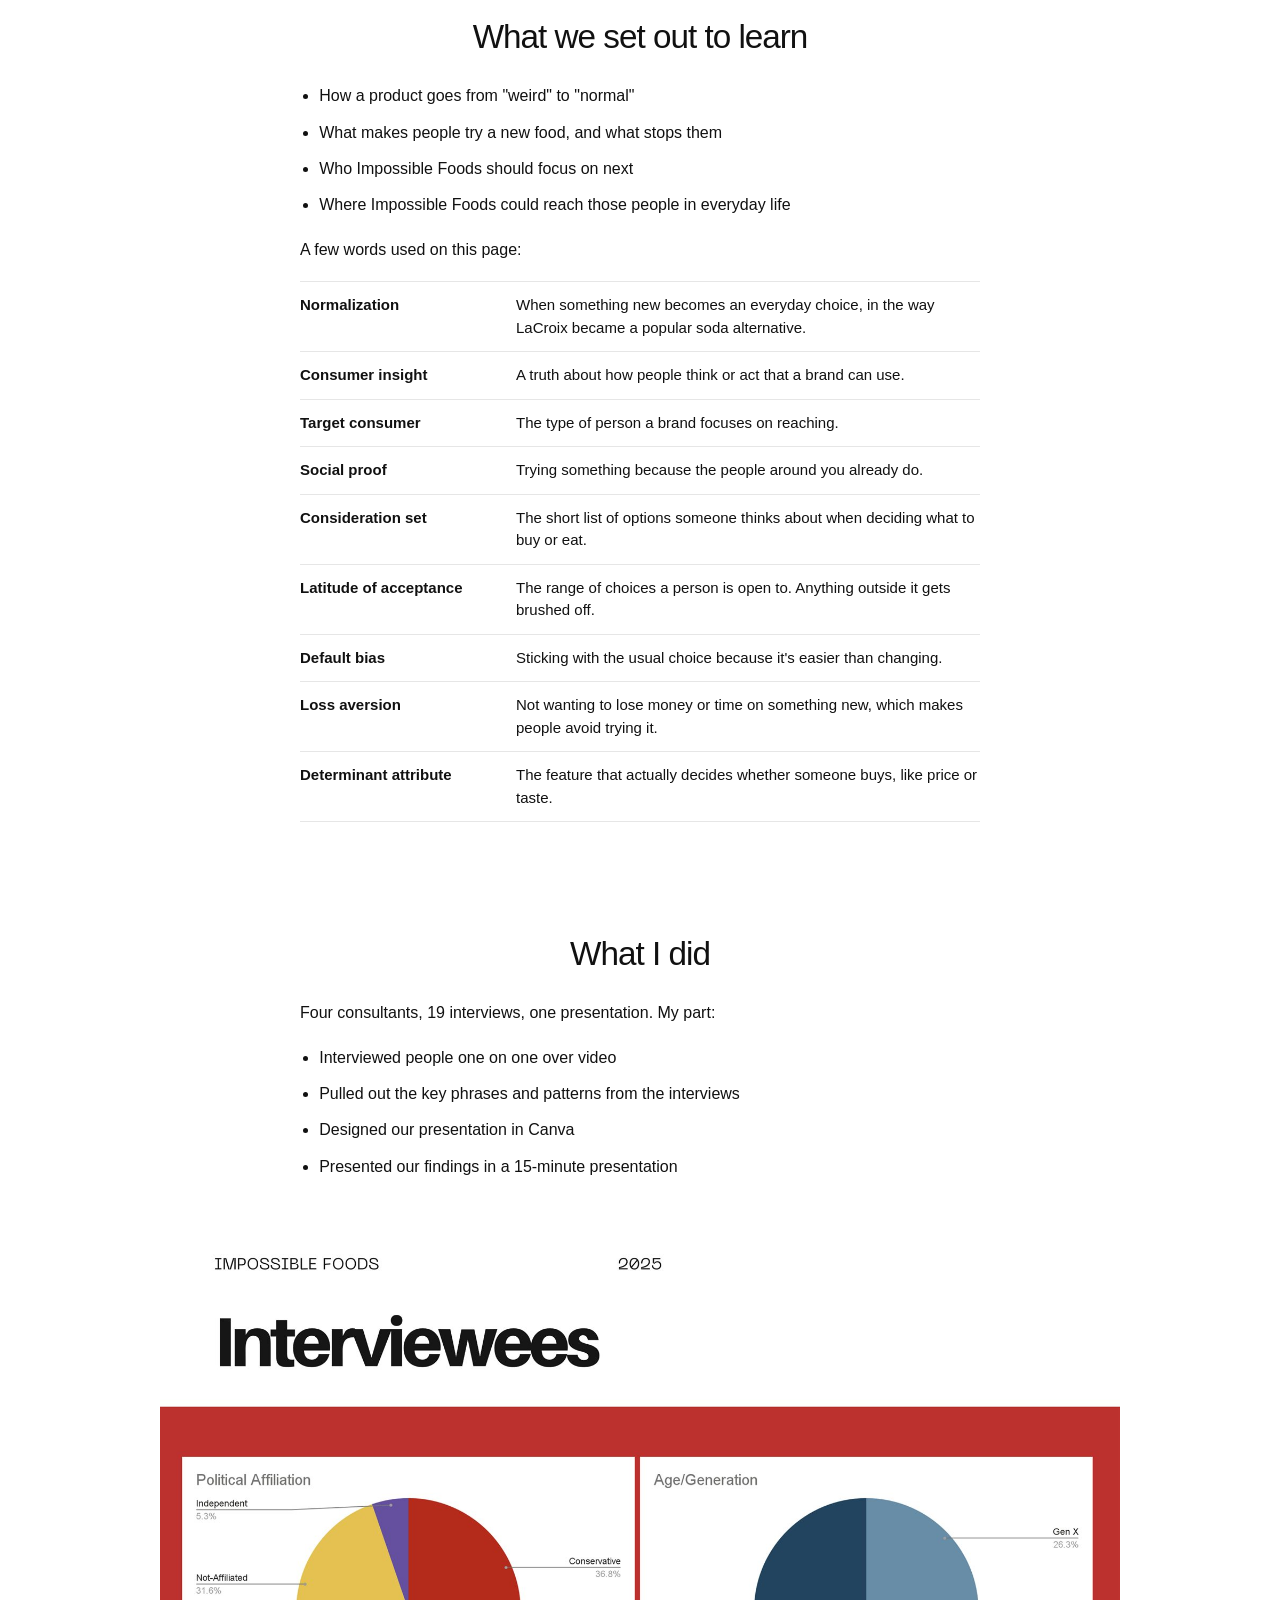
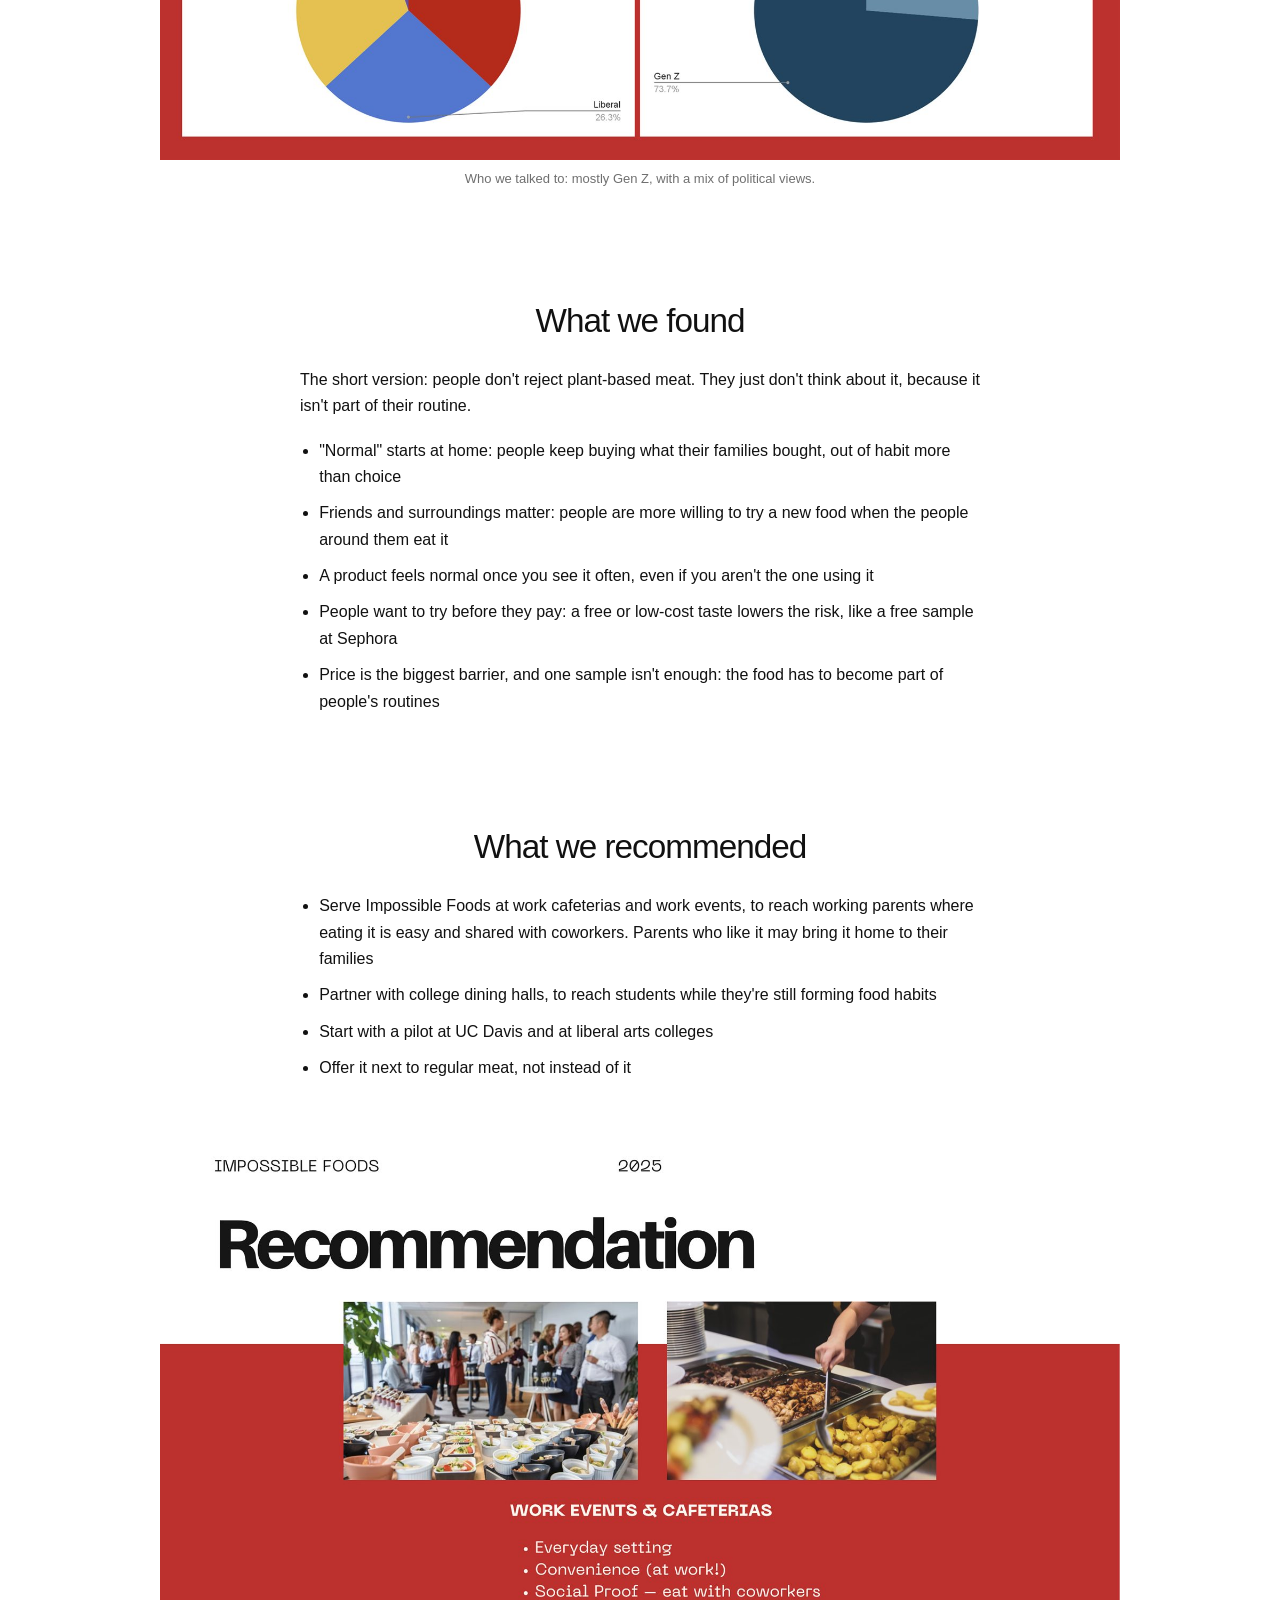
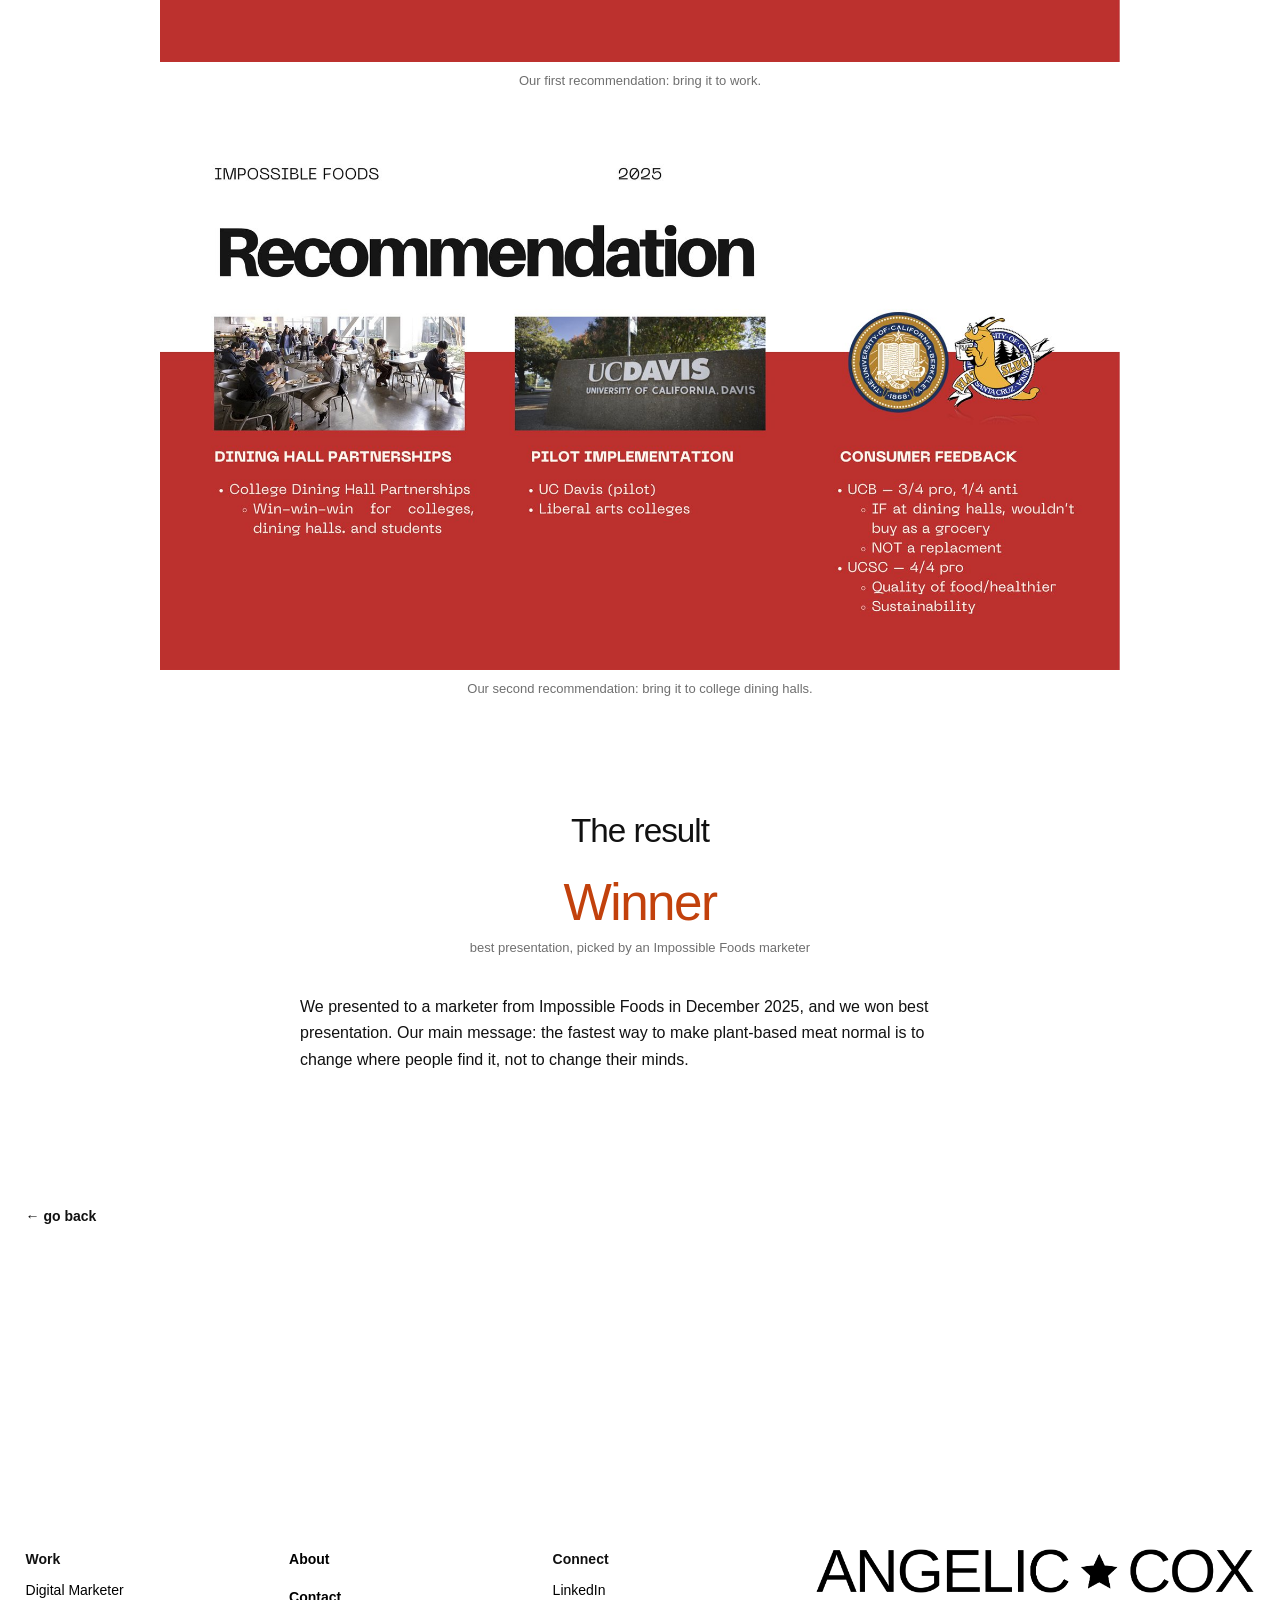
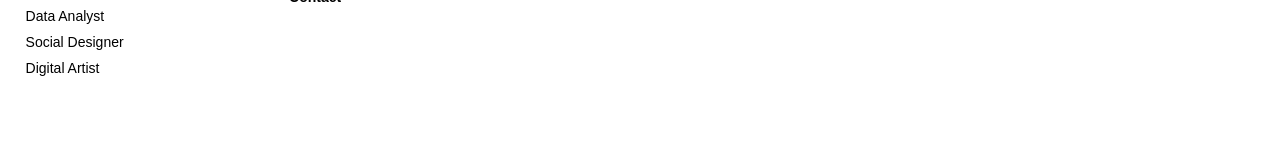
<file: digital-marketer-project-3.html>
<!doctype html>
<html lang="en">
<head>
  <meta charset="utf-8">
  <meta name="viewport" content="width=device-width, initial-scale=1">
  <title>Impossible Foods: Making Plant-Based Meat Normal | Angelic Cox</title>
  <link rel="stylesheet" href="css/style.css">
</head>
<!-- PROJECT WRITE-UP PAGE
     One project, told start to finish: a title, a slideshow of pictures, then sections of writing and pictures.
     Edit the words and swap pictures right here in this file.
     The menu, footer and fonts come from the rest of the site automatically.

     data-category below is the category this project belongs to. It sets where the "← go back" links lead.

     To make another write-up: copy this file, rename the copy (e.g. digital-marketer-project-4.html),
     then type that name after page: for the project's line in js/site.js. -->
<body data-page="write-up" data-category="digital-marketer">
  <header id="site-header"></header>

  <main id="main" class="write-up">
    <a class="back-link" href="index.html" data-back>&larr; go back</a>

    <!-- TITLE: the project's name, then a short line under it, then a note about the project -->
    <div class="write-up-head">
      <h1>Impossible Foods: Making Plant-Based Meat Normal</h1>
      <p class="write-up-meta"><span data-name>Angelic Cox</span> &middot; Consultant &middot; UC Berkeley customer insights course &middot; 2025</p>
      <p class="write-up-note">The final project for my customer insights course at UC Berkeley. We interviewed real people and presented our ideas to a marketer from Impossible Foods.</p>
    </div>

    <!-- SLIDESHOW: pictures of slides from the presentation; people flip through them with the arrow buttons.
         Each <figure class="slide"> … </figure> block is one slide. Write each caption between <figcaption> and </figcaption>.
         To add a slide, copy a whole block and change the picture's file name. -->
    <div class="carousel" data-carousel>
      <figure class="slide">
        <img src="images/impossible-foods-slide-01.jpg" alt="Title slide: Normalization: Impossible Foods, over photos of Impossible Foods packages">
        <figcaption>Our winning presentation for Impossible Foods.</figcaption>
      </figure>
      <figure class="slide">
        <img src="images/impossible-foods-slide-04.jpg" alt="Slide: How does a product become normal? Normality is subjective, and normality is based on others">
        <figcaption>The question behind the project: how does a product become "normal"?</figcaption>
      </figure>
      <figure class="slide">
        <img src="images/impossible-foods-slide-06.jpg" alt="Slide: Research set-up timeline, from interview guidelines to consumer feedback">
        <figcaption>How we did the research, from interview questions to feedback on our ideas.</figcaption>
      </figure>
      <figure class="slide">
        <img src="images/impossible-foods-slide-14.jpg" alt="Slide: Target consumer, the working parent: behaviors, barriers and why we chose them">
        <figcaption>Our first target: working parents.</figcaption>
      </figure>
      <figure class="slide">
        <img src="images/impossible-foods-slide-19.jpg" alt="Slide: Target consumer, college students: behaviors, barriers and why we chose them">
        <figcaption>Our second target: college students.</figcaption>
      </figure>
      <figure class="slide">
        <img src="images/impossible-foods-slide-21.jpg" alt="Slide: Final words: normalization is driven by exposure, experience and environment">
        <figcaption>The big idea: the fastest path is changing contexts, not minds.</figcaption>
      </figure>
    </div>

    <section class="write-up-section">
      <h2>About the project</h2>
      <p>Most people have heard of plant-based meat. Far fewer eat it regularly. Our team set out to learn how a new food goes from "weird" to "normal," and how Impossible Foods could use that to reach more people.</p>
      <p>We interviewed 19 people one on one over video, found the patterns in what they said, and turned them into recommendations for Impossible Foods.</p>
      <p>I was one of four consultants on the team.</p>
    </section>

    <section class="write-up-section">
      <h2>What we set out to learn</h2>
      <ul>
        <li>How a product goes from "weird" to "normal"</li>
        <li>What makes people try a new food, and what stops them</li>
        <li>Who Impossible Foods should focus on next</li>
        <li>Where Impossible Foods could reach those people in everyday life</li>
      </ul>

      <!-- WORDS TO KNOW: each <div> … </div> line is one word and what it means -->
      <p>A few words used on this page:</p>
      <dl class="write-up-terms">
        <div><dt>Normalization</dt><dd>When something new becomes an everyday choice, in the way LaCroix became a popular soda alternative.</dd></div>
        <div><dt>Consumer insight</dt><dd>A truth about how people think or act that a brand can use.</dd></div>
        <div><dt>Target consumer</dt><dd>The type of person a brand focuses on reaching.</dd></div>
        <div><dt>Social proof</dt><dd>Trying something because the people around you already do.</dd></div>
        <div><dt>Consideration set</dt><dd>The short list of options someone thinks about when deciding what to buy or eat.</dd></div>
        <div><dt>Latitude of acceptance</dt><dd>The range of choices a person is open to. Anything outside it gets brushed off.</dd></div>
        <div><dt>Default bias</dt><dd>Sticking with the usual choice because it's easier than changing.</dd></div>
        <div><dt>Loss aversion</dt><dd>Not wanting to lose money or time on something new, which makes people avoid trying it.</dd></div>
        <div><dt>Determinant attribute</dt><dd>The feature that actually decides whether someone buys, like price or taste.</dd></div>
      </dl>
    </section>

    <section class="write-up-section">
      <h2>What I did</h2>
      <p>Four consultants, 19 interviews, one presentation. My part:</p>
      <ul>
        <li>Interviewed people one on one over video</li>
        <li>Pulled out the key phrases and patterns from the interviews</li>
        <li>Designed our presentation in Canva</li>
        <li>Presented our findings in a 15-minute presentation</li>
      </ul>

      <figure>
        <img src="images/impossible-foods-slide-08.jpg" alt="Slide: Interviewees, pie charts of political affiliation and age group">
        <figcaption>Who we talked to: mostly Gen Z, with a mix of political views.</figcaption>
      </figure>
    </section>

    <section class="write-up-section">
      <h2>What we found</h2>
      <p>The short version: people don't reject plant-based meat. They just don't think about it, because it isn't part of their routine.</p>
      <ul>
        <li>"Normal" starts at home: people keep buying what their families bought, out of habit more than choice</li>
        <li>Friends and surroundings matter: people are more willing to try a new food when the people around them eat it</li>
        <li>A product feels normal once you see it often, even if you aren't the one using it</li>
        <li>People want to try before they pay: a free or low-cost taste lowers the risk, like a free sample at Sephora</li>
        <li>Price is the biggest barrier, and one sample isn't enough: the food has to become part of people's routines</li>
      </ul>
    </section>

    <section class="write-up-section">
      <h2>What we recommended</h2>
      <ul>
        <li>Serve Impossible Foods at work cafeterias and work events, to reach working parents where eating it is easy and shared with coworkers. Parents who like it may bring it home to their families</li>
        <li>Partner with college dining halls, to reach students while they're still forming food habits</li>
        <li>Start with a pilot at UC Davis and at liberal arts colleges</li>
        <li>Offer it next to regular meat, not instead of it</li>
      </ul>

      <figure>
        <img src="images/impossible-foods-slide-15.jpg" alt="Slide: Recommendation: work events and cafeterias">
        <figcaption>Our first recommendation: bring it to work.</figcaption>
      </figure>
      <figure>
        <img src="images/impossible-foods-slide-20.jpg" alt="Slide: Recommendation: college dining hall partnerships, a UC Davis pilot and student feedback">
        <figcaption>Our second recommendation: bring it to college dining halls.</figcaption>
      </figure>
    </section>

    <section class="write-up-section">
      <h2>The result</h2>

      <div class="write-up-stats">
        <div><strong>Winner</strong><span>best presentation, picked by an Impossible Foods marketer</span></div>
      </div>

      <p>We presented to a marketer from Impossible Foods in December 2025, and we won best presentation. Our main message: the fastest way to make plant-based meat normal is to change where people find it, not to change their minds.</p>
    </section>

    <a class="back-link write-up-end" href="index.html" data-back>&larr; go back</a>
  </main>

  <footer id="site-footer"></footer>
  <script src="js/site.js"></script>
</body>
</html>
</file>
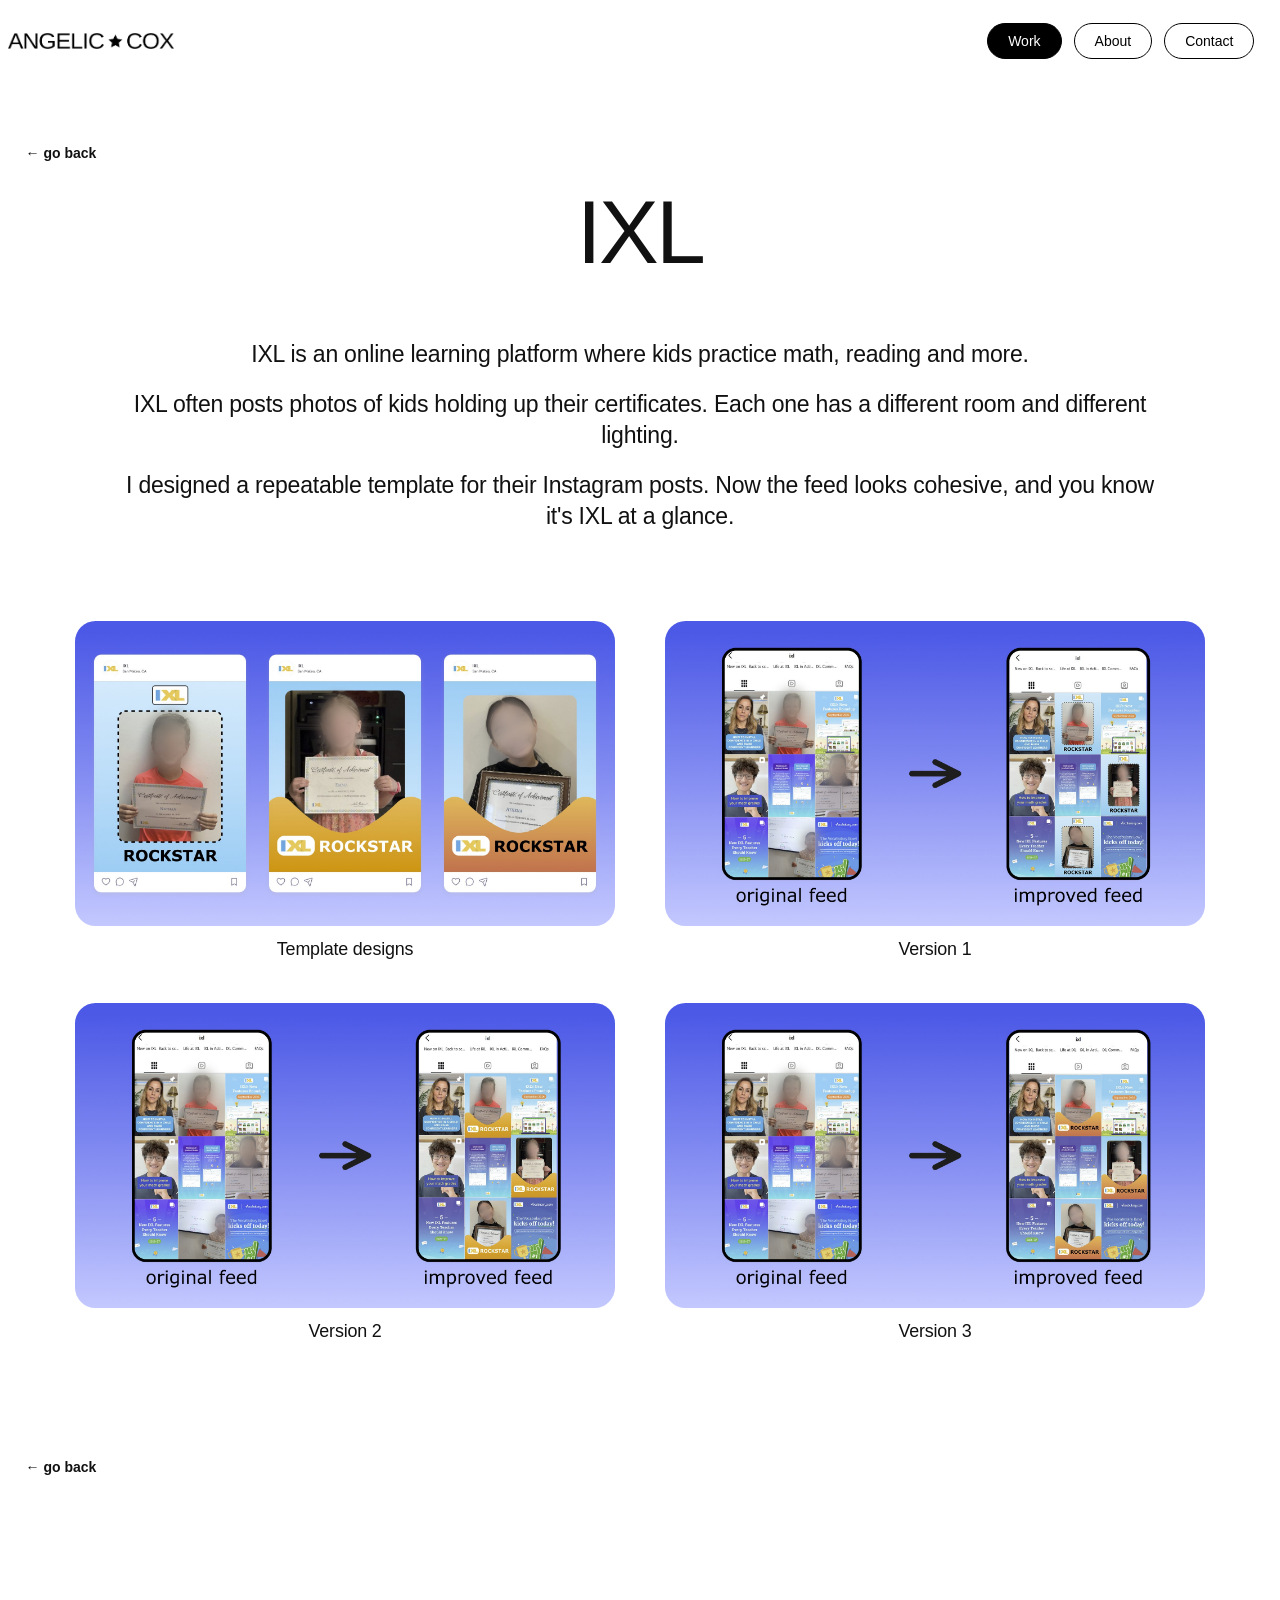
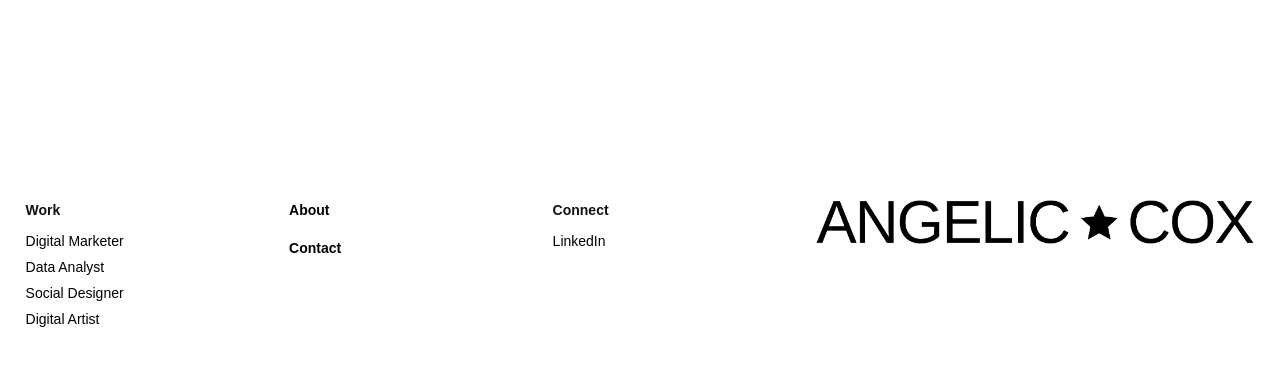
<file: ixl-project.html>
<!doctype html>
<html lang="en">
<head>
  <meta charset="utf-8">
  <meta name="viewport" content="width=device-width, initial-scale=1">
  <title>IXL | Angelic Cox</title>
  <link rel="stylesheet" href="css/style.css">
</head>
<!-- PROJECT SHOWCASE PAGE (laid out like jamesjunk.co/impact, the same as social-designer-project-1.html)
     The project's name and a short intro, centered, then the designs, which open full screen when tapped.
     Edit the words and swap pictures right here in this file.
     The menu, footer and fonts come from the rest of the site automatically.

     data-category below is the category this project belongs to. It sets where the "← go back" links lead. -->
<body data-page="write-up" data-category="social-designer">
  <header id="site-header"></header>

  <main id="main" class="write-up showcase">
    <a class="back-link" href="index.html" data-back>&larr; go back</a>

    <!-- NAME: centered, with the intro centered under it -->
    <div class="showcase-head">
      <h1>IXL</h1>
    </div>

    <!-- INTRO: a few sentences in big type. Copy a <p> … </p> line for another paragraph. -->
    <div class="showcase-intro">
      <p>IXL is an online learning platform where kids practice math, reading and more.</p>
      <p>IXL often posts photos of kids holding up their certificates. Each one has a different room and different lighting.</p>
      <p>I designed a repeatable template for their Instagram posts. Now the feed looks cohesive, and you know it's IXL at a glance.</p>
    </div>

    <!-- DESIGNS: two by two (tap-pairs). Tapping one opens it full screen,
         where people can zoom in and flip through the others with the arrows.
         Each <a> … </a> block is one: href is the picture that opens, data-title its name in the viewer,
         and the name under the picture goes between <span class="tap-caption"> and </span>.
         To add one, copy a whole <a> … </a> block and change the picture's file name. -->
    <div class="tap-grid tap-pairs" data-lightbox>
      <a class="tap-piece" href="images/ixl-templates.jpg" data-title="Template designs">
        <img src="images/ixl-templates.jpg" alt="Three IXL Instagram posts made with the template: kids, faces blurred, holding up their IXL certificates, each with an IXL Rockstar label" loading="lazy">
        <span class="tap-caption">Template designs</span>
      </a>
      <a class="tap-piece" href="images/ixl-before-after-blue.jpg" data-title="Version 1">
        <img src="images/ixl-before-after-blue.jpg" alt="IXL's original feed next to the improved feed, where every certificate photo uses the blue IXL Rockstar template with a dashed frame" loading="lazy">
        <span class="tap-caption">Version 1</span>
      </a>
      <a class="tap-piece" href="images/ixl-before-after-1.jpg" data-title="Version 2">
        <img src="images/ixl-before-after-1.jpg" alt="IXL's original feed next to the improved feed, where every certificate photo uses the IXL Rockstar template" loading="lazy">
        <span class="tap-caption">Version 2</span>
      </a>
      <a class="tap-piece" href="images/ixl-before-after-2.jpg" data-title="Version 3">
        <img src="images/ixl-before-after-2.jpg" alt="IXL's Instagram feed before and after: the certificate photos go from different rooms and light to one IXL Rockstar template" loading="lazy">
        <span class="tap-caption">Version 3</span>
      </a>
    </div>

    <a class="back-link write-up-end" href="index.html" data-back>&larr; go back</a>
  </main>

  <footer id="site-footer"></footer>
  <script src="js/site.js"></script>
</body>
</html>
</file>
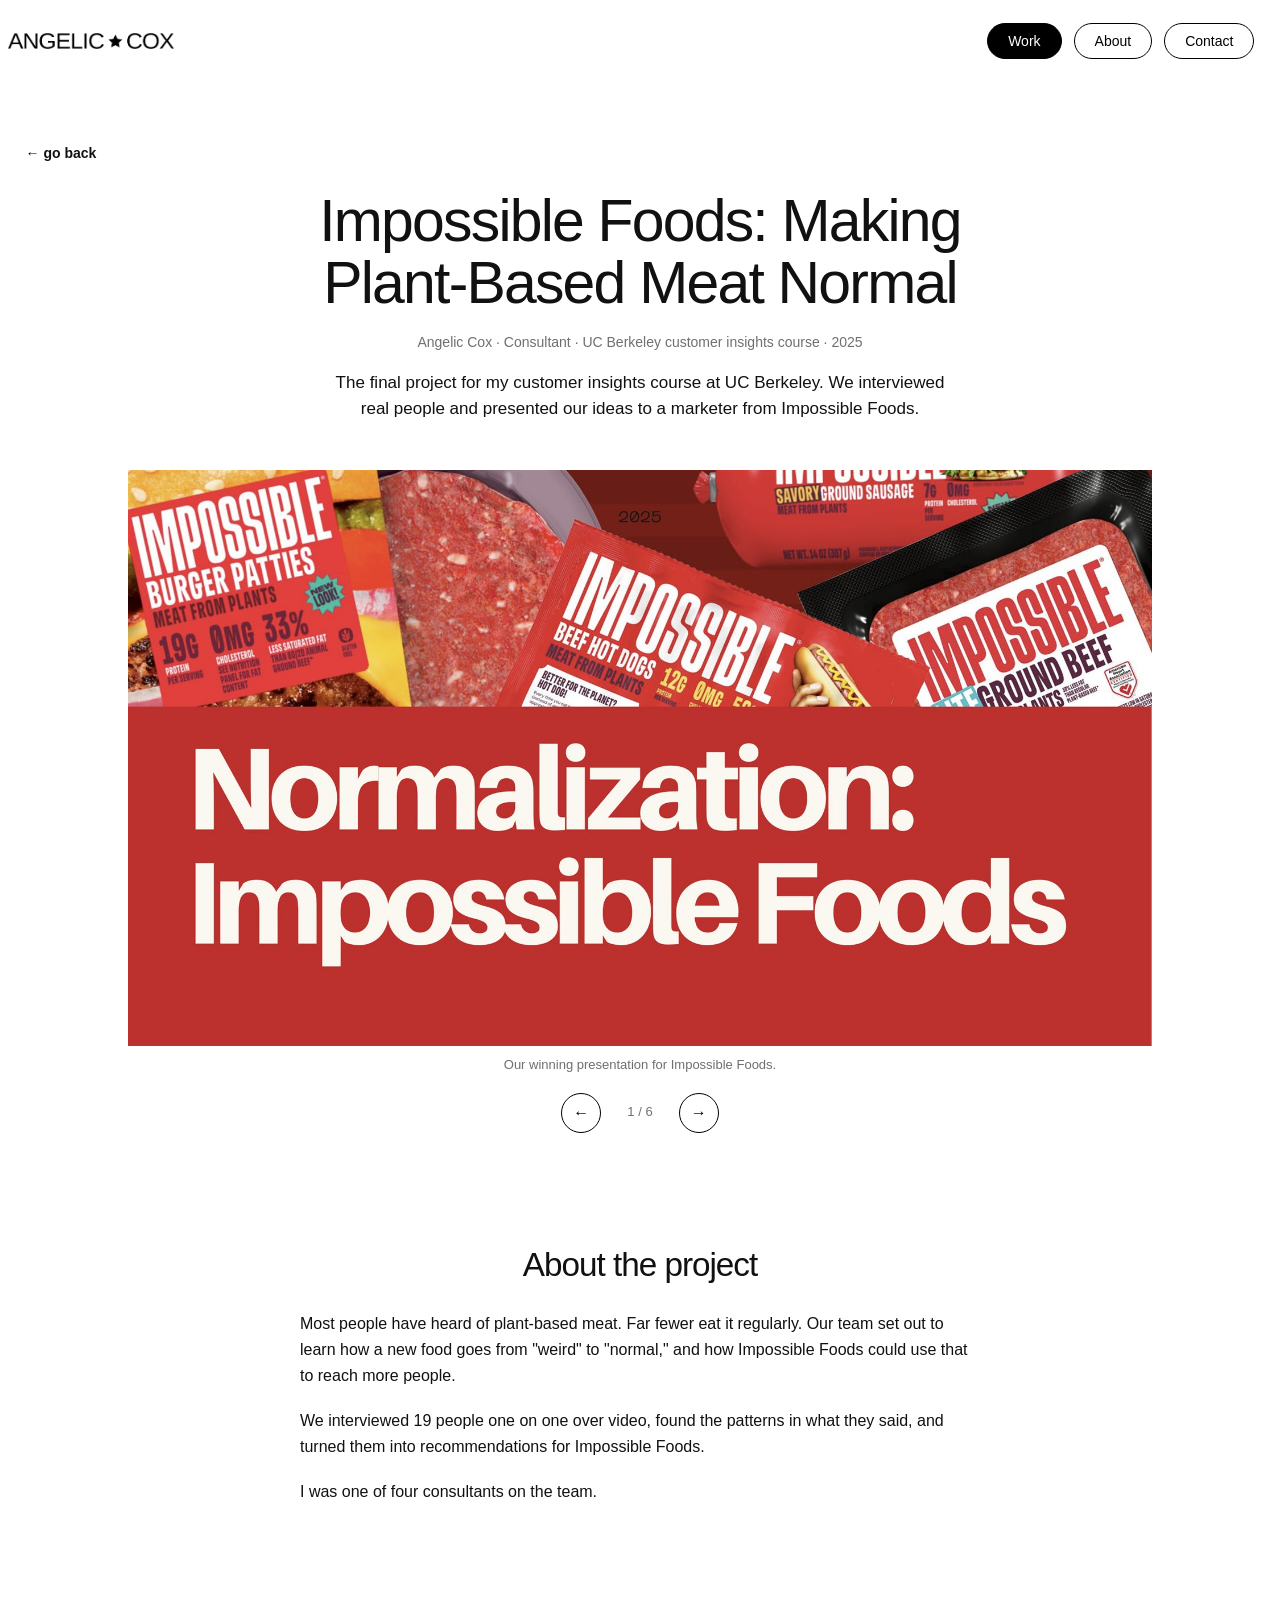
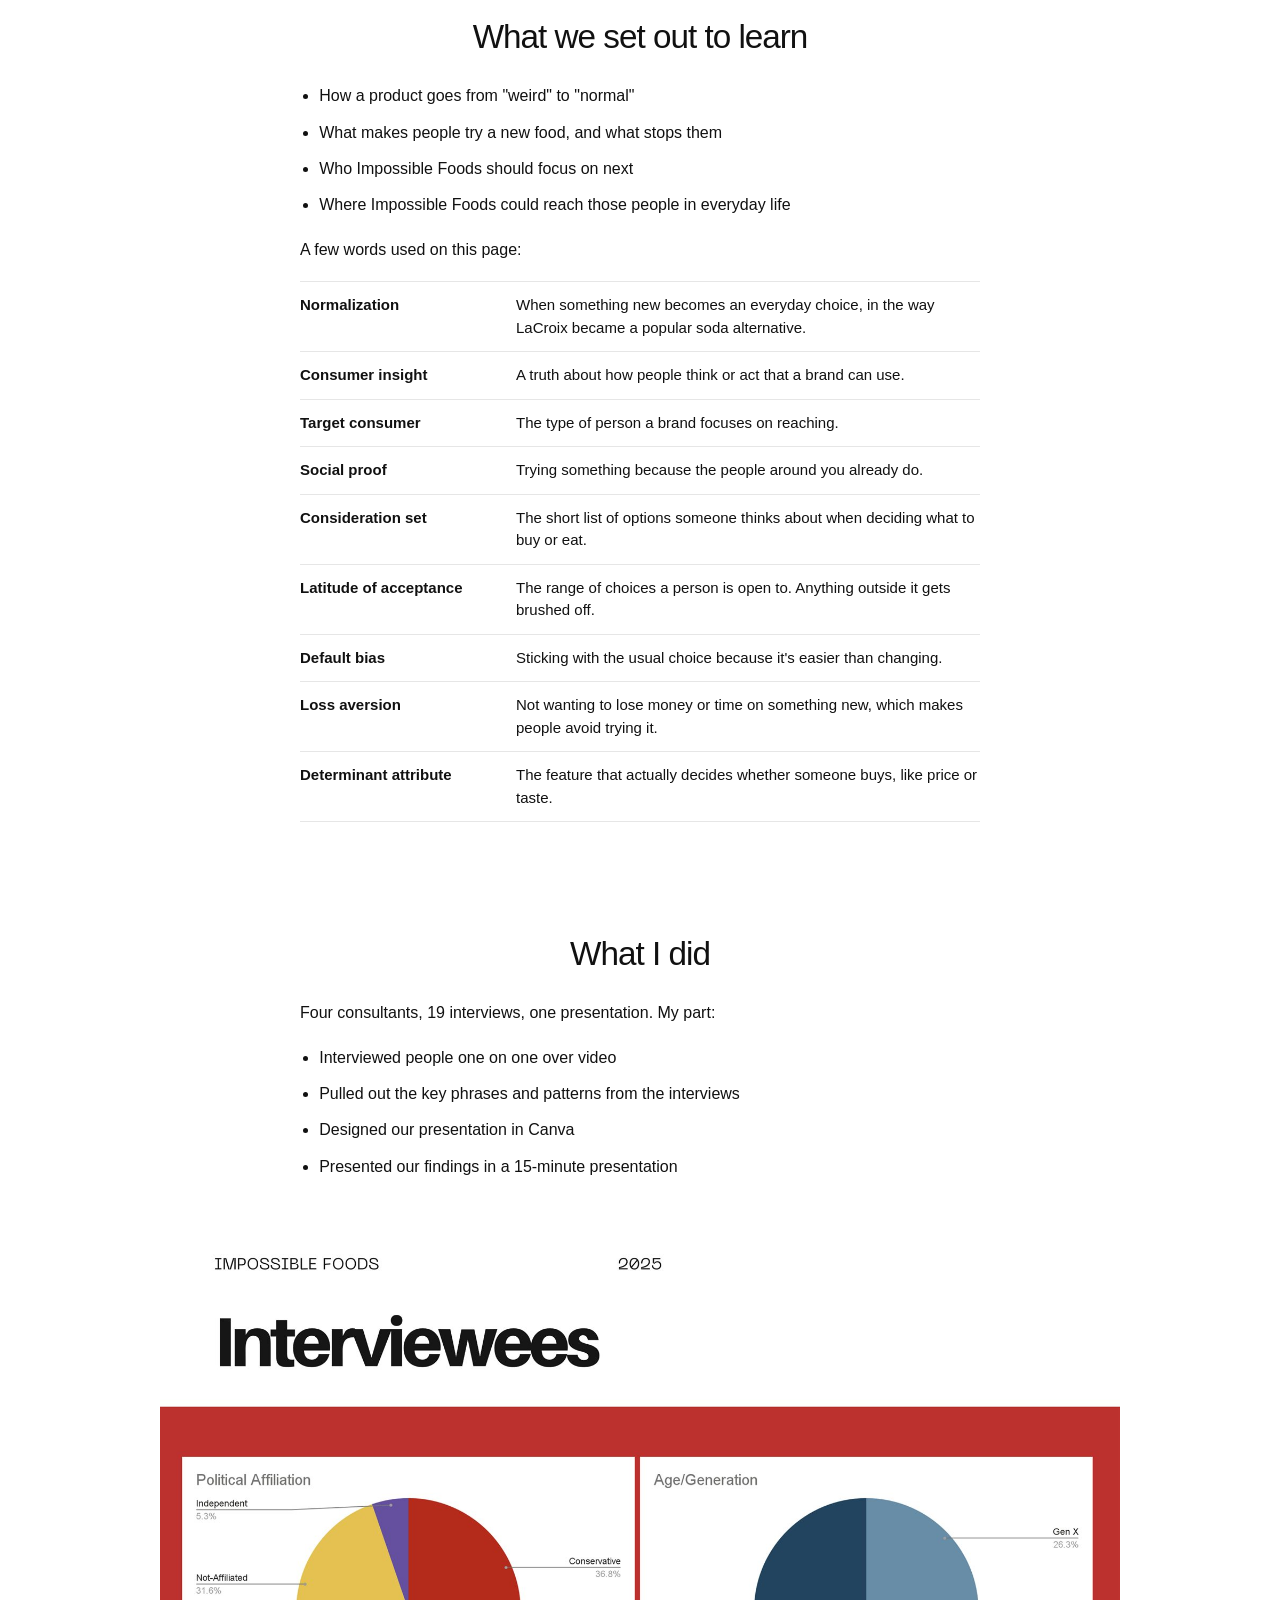
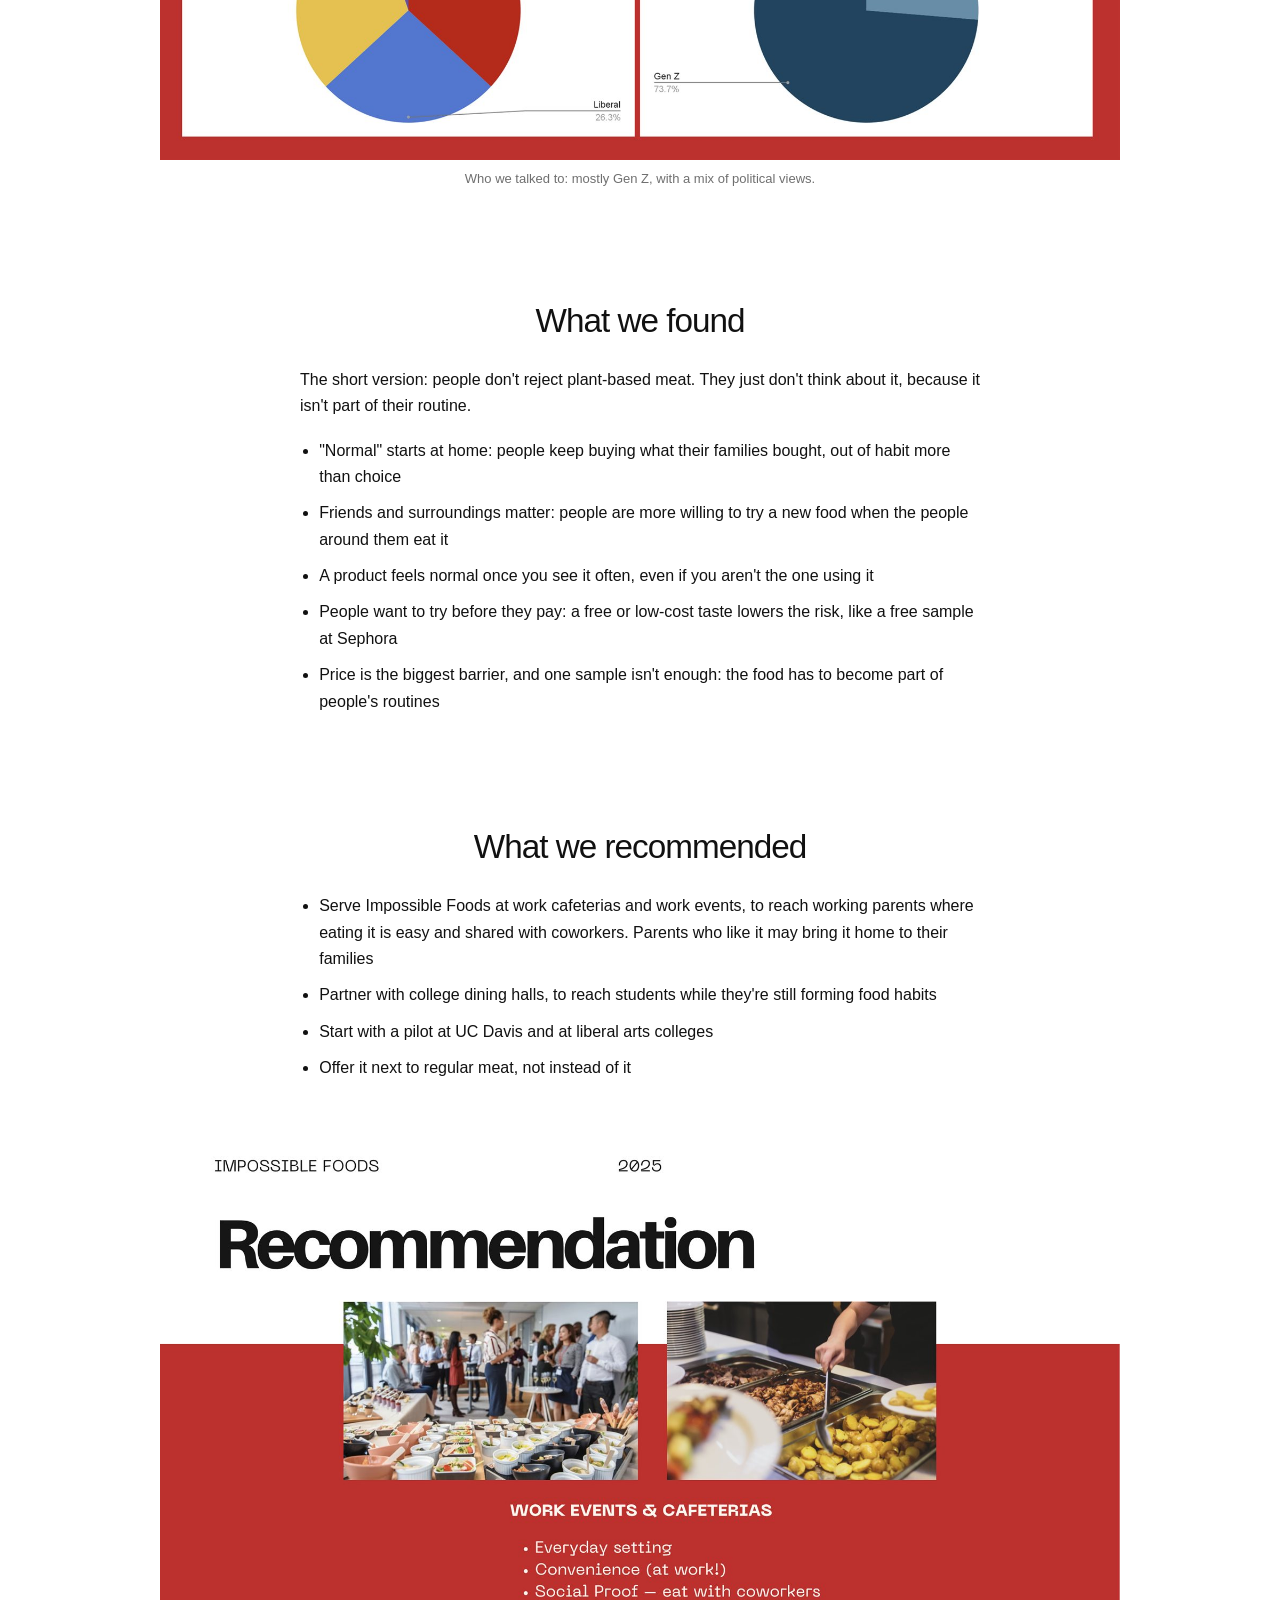
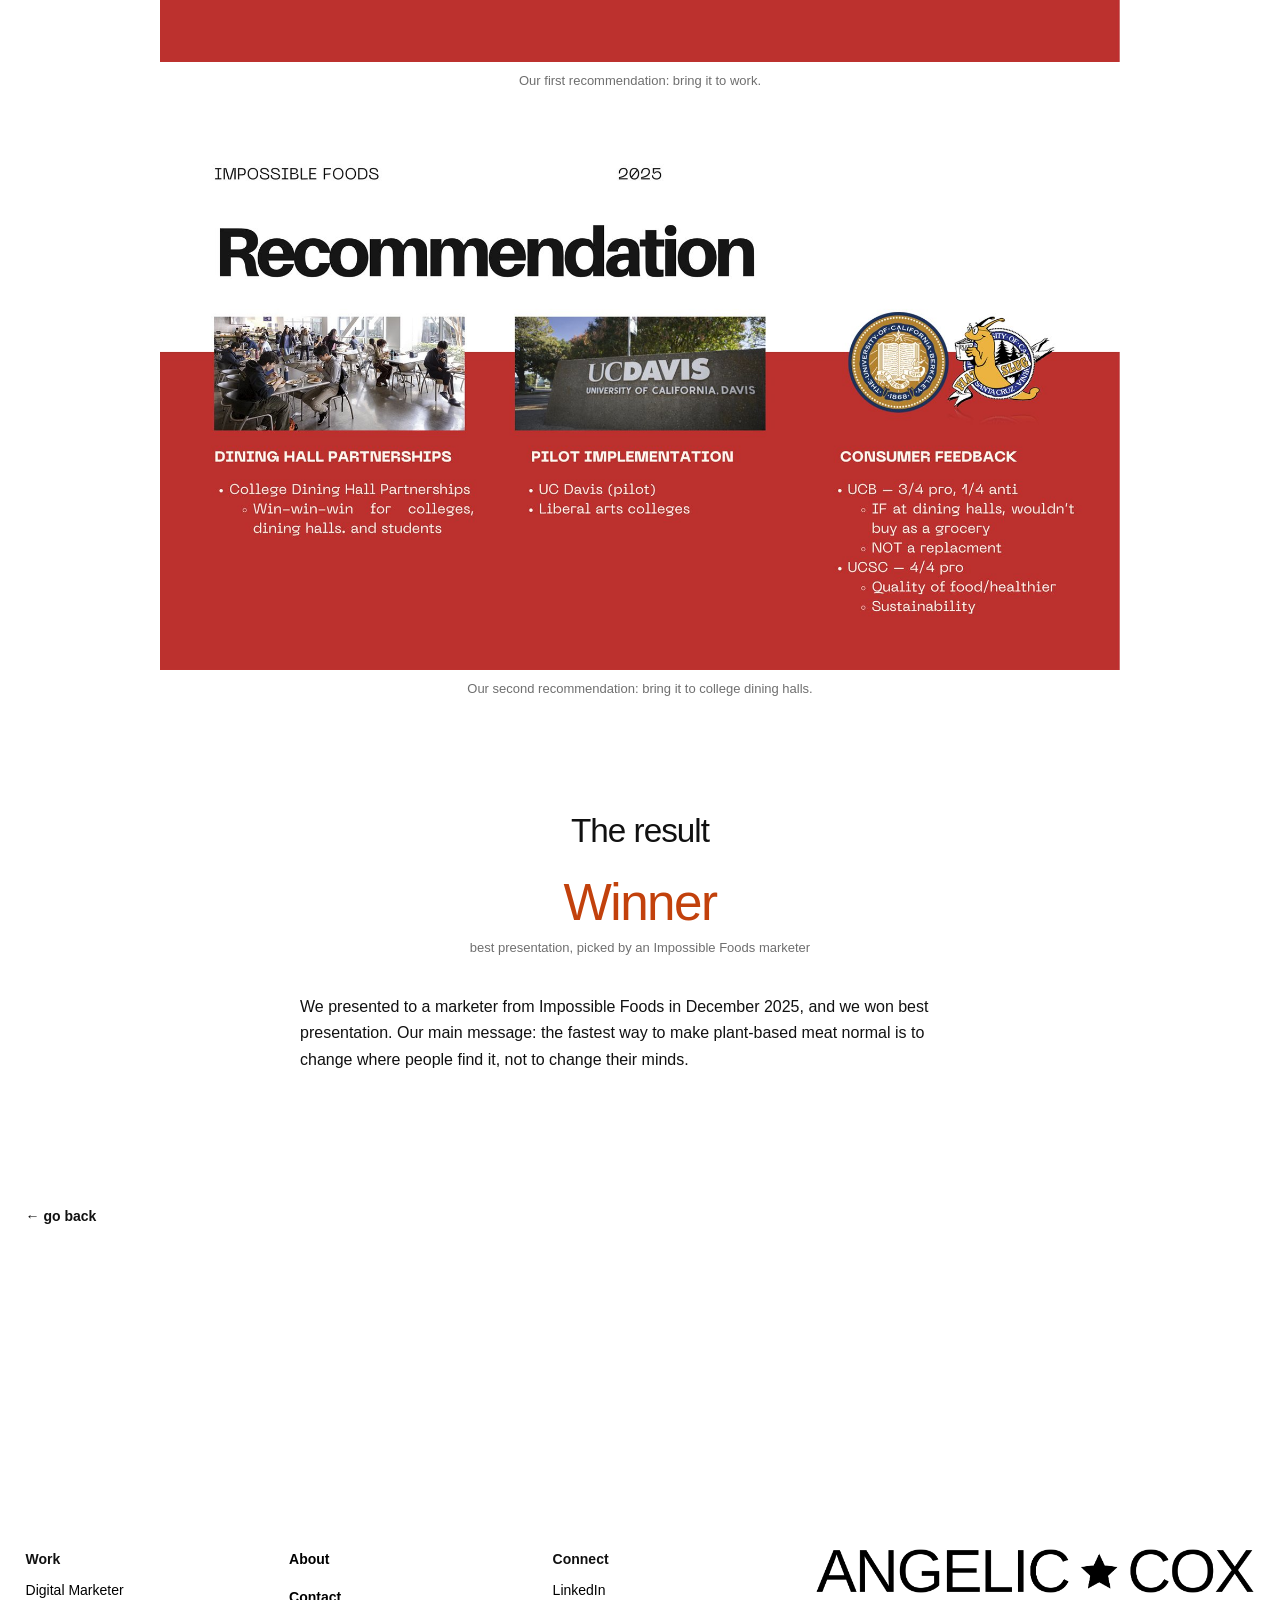
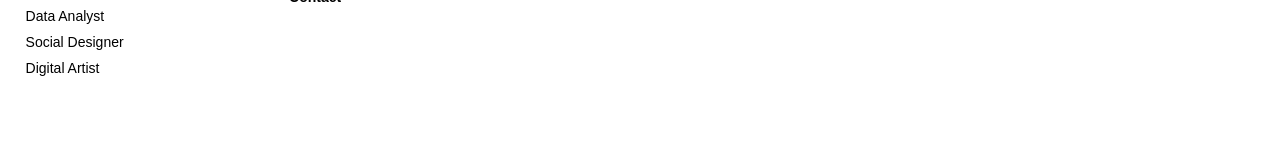
<file: project.html>
<!doctype html>
<html lang="en">
<head>
  <meta charset="utf-8">
  <meta name="viewport" content="width=device-width, initial-scale=1">
  <title>Project | Angelic Cox</title>
  <link rel="stylesheet" href="css/style.css">
</head>
<!-- One page serves every project: project.html?c=<category slug>&p=<project>.
     Each project's name, year, Instagram post and slides are set in js/site.js. -->
<body data-page="project">
  <header id="site-header"></header>

  <main id="main" class="project-page">
    <a class="back-link" href="index.html" data-back>&larr; go back</a>
    <div class="project-head">
      <h1 data-project-title>Project</h1>
      <p data-project-detail></p>
      <p class="project-about" data-project-about></p>
      <a class="project-link" data-project-link target="_blank" rel="noopener" hidden></a>
    </div>
    <div class="project-media" data-project-media></div>
  </main>

  <footer id="site-footer"></footer>
  <script src="js/site.js"></script>
</body>
</html>
</file>
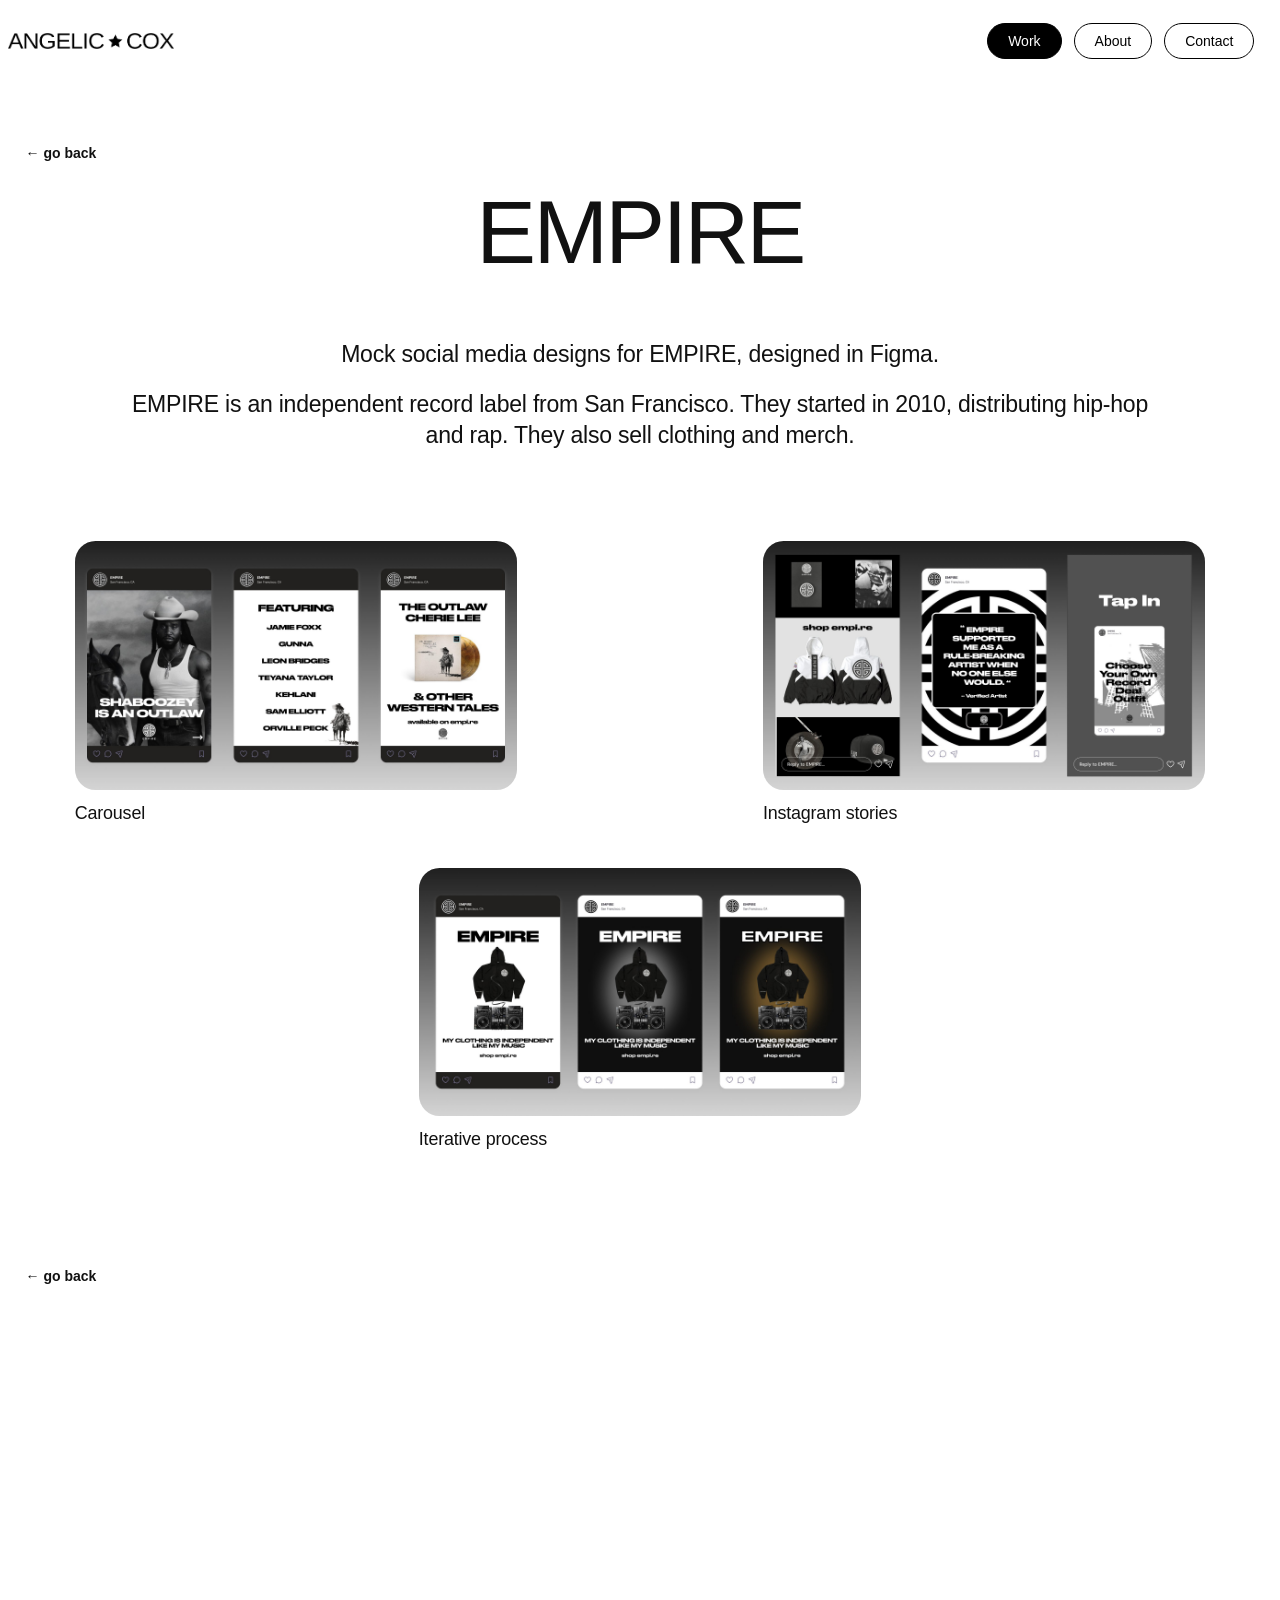
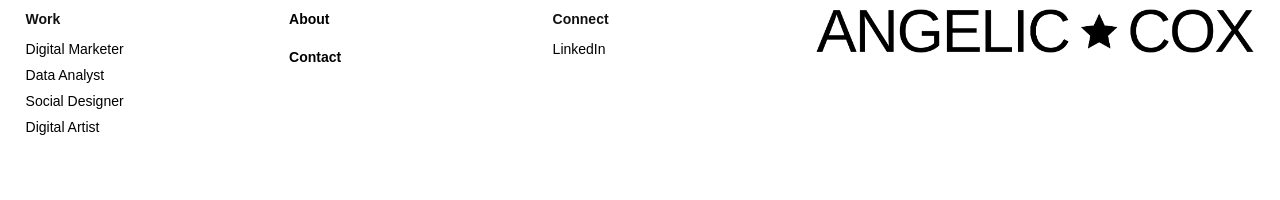
<file: social-designer-project-1.html>
<!doctype html>
<html lang="en">
<head>
  <meta charset="utf-8">
  <meta name="viewport" content="width=device-width, initial-scale=1">
  <title>EMPIRE | Angelic Cox</title>
  <link rel="stylesheet" href="css/style.css">
</head>
<!-- PROJECT SHOWCASE PAGE (laid out like jamesjunk.co/impact)
     The project's name and a short intro, centered, then the designs, which open full screen when tapped.
     Edit the words and swap pictures right here in this file.
     The menu, footer and fonts come from the rest of the site automatically.

     data-category below is the category this project belongs to. It sets where the "← go back" links lead.

     To make another one: copy this file, rename the copy (e.g. social-designer-project-2.html),
     then type that name after page: for the project's line in js/site.js. -->
<body data-page="write-up" data-category="social-designer">
  <header id="site-header"></header>

  <main id="main" class="write-up showcase">
    <a class="back-link" href="index.html" data-back>&larr; go back</a>

    <!-- NAME: centered, with the intro centered under it -->
    <div class="showcase-head">
      <h1>EMPIRE</h1>
    </div>

    <!-- INTRO: a few sentences in big type. Copy a <p> … </p> line for another paragraph. -->
    <div class="showcase-intro">
      <p>Mock social media designs for EMPIRE, designed in Figma.</p>
      <p>EMPIRE is an independent record label from San Francisco. They started in 2010, distributing hip-hop and rap. They also sell clothing and merch.</p>
    </div>

    <!-- DESIGNS: two along the top and one centered below them. Tapping one opens it full screen,
         where people can zoom in and flip through the others with the arrows.
         Each <a> … </a> block is one: href is the picture that opens, data-title its name in the viewer,
         and the name under the picture goes between <span class="tap-caption"> and </span>.
         To add one, copy a whole <a> … </a> block and change the picture's file name (it keeps the same pattern). -->
    <div class="tap-grid" data-lightbox>
      <a class="tap-piece" href="images/empire-carousel.jpg" data-title="Carousel">
        <img src="images/empire-carousel.jpg" alt="Three Instagram carousel slides for EMPIRE: Shaboozey is an outlaw, a list of featured artists, and the record The Outlaw Cherie Lee and Other Western Tales" loading="lazy">
        <span class="tap-caption">Carousel</span>
      </a>
      <a class="tap-piece" href="images/empire-stories.jpg" data-title="Instagram stories">
        <img src="images/empire-stories.jpg" alt="Two Instagram stories and a feed post for EMPIRE: a shop empi.re merch story, a quote post from a verified artist, and a Tap In story sharing a post" loading="lazy">
        <span class="tap-caption">Instagram stories</span>
      </a>
      <a class="tap-piece" href="images/empire-process.jpg" data-title="Iterative process">
        <img src="images/empire-process.jpg" alt="Three versions of the same EMPIRE hoodie post: on white, on black with a white glow, and on black with a warm glow" loading="lazy">
        <span class="tap-caption">Iterative process</span>
      </a>
    </div>

    <a class="back-link write-up-end" href="index.html" data-back>&larr; go back</a>
  </main>

  <footer id="site-footer"></footer>
  <script src="js/site.js"></script>
</body>
</html>
</file>
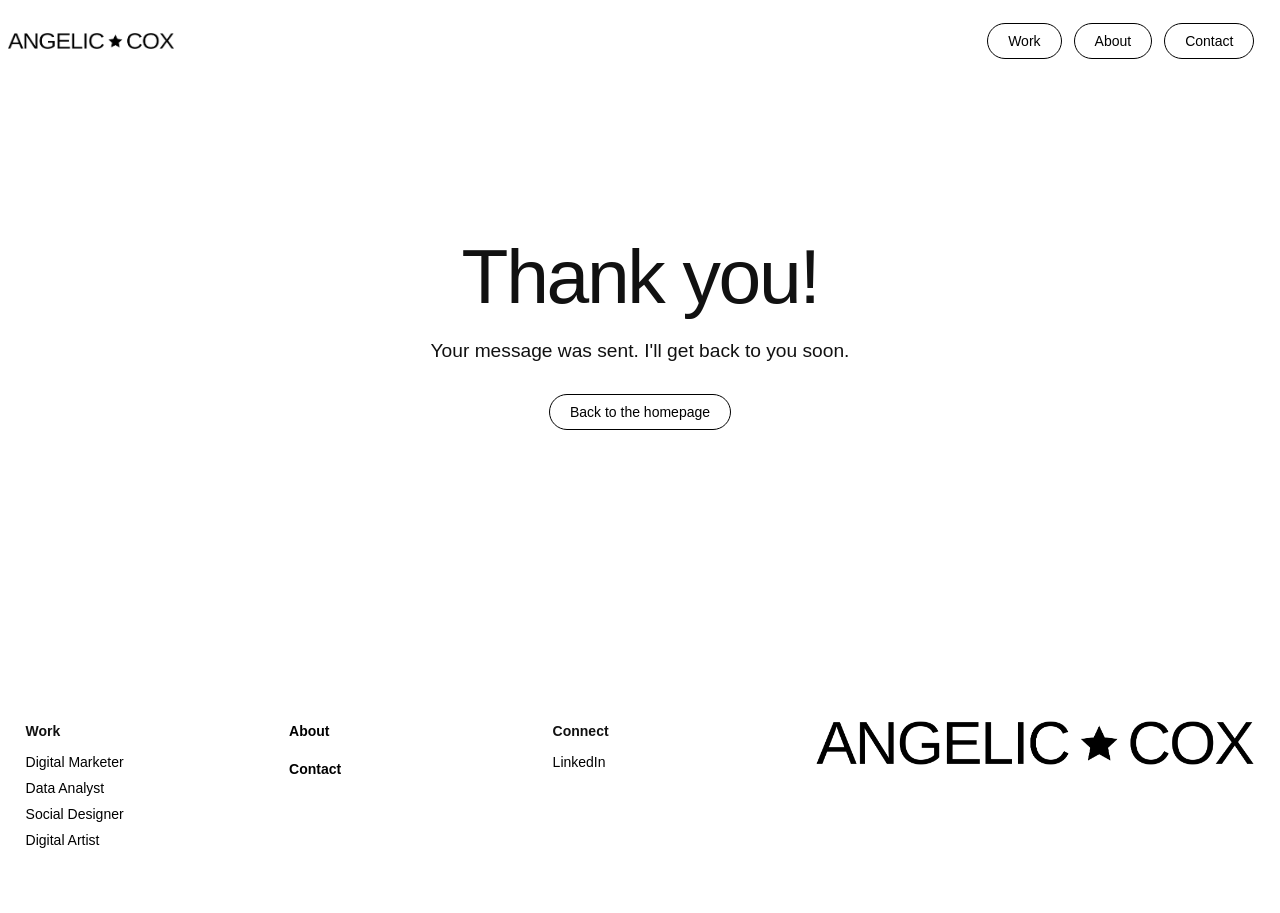
<file: thanks.html>
<!doctype html>
<html lang="en">
<head>
  <meta charset="utf-8">
  <meta name="viewport" content="width=device-width, initial-scale=1">
  <title>Thank You | Angelic Cox</title>
  <link rel="stylesheet" href="css/style.css">
</head>
<!-- THANK-YOU PAGE: where people land after sending the contact form (set by action="thanks.html" on the form in about.html) -->
<body data-page="thanks">
  <header id="site-header"></header>

  <main id="main" class="thanks">
    <h1>Thank you!</h1>
    <p>Your message was sent. I'll get back to you soon.</p>
    <a class="btn" href="index.html">Back to the homepage</a>
  </main>

  <footer id="site-footer"></footer>
  <script src="js/site.js"></script>
</body>
</html>
</file>
<file: css/style.css>
/* ---------- Base ---------- */
*, *::before, *::after { box-sizing: border-box; }

:root {
  --ink: #111111;
  --paper: #ffffff;
  --muted: #6f6f6f;
  --line: #e6e6e6;
  --wash: #f5f5f2;
  --wash-2: #ededea;

  /* Logo + accent colors */
  --pink: #ff3e9a;
  --sun: #f5a300;
  --leaf: #1fa866;
  --sky: #2a7fff;
  --grape: #8b3dff;
  --coral: #ff6b3d;

  /* Same fonts as lucyraemcfadin.com: Arial for text, Helvetica Neue for headings */
  --sans: Arial, Helvetica, sans-serif;
  --display: "Helvetica Neue", Arial, sans-serif;

  --gutter: clamp(16px, 4vw, 48px);
  --edge: max(16px, 2vw); /* page side margin on Work, About and category pages */
  --max: 1280px;
  --round: 20px; /* how rounded the project pictures' corners are (like jamesjunk.co) */
}

html { -webkit-text-size-adjust: 100%; scroll-behavior: smooth; scroll-padding-top: 90px; }
body {
  margin: 0;
  background: var(--paper);
  color: var(--ink);
  font-family: var(--sans);
  font-size: 17px;
  line-height: 1.55;
  overflow-x: hidden;
}
img { max-width: 100%; display: block; }
[hidden] { display: none !important; }
a { color: inherit; }
h1, h2, h3 { margin: 0; line-height: 1.05; font-family: var(--display); font-weight: 400; letter-spacing: -.03em; }
:focus-visible { outline: 3px solid var(--sky); outline-offset: 3px; }

.wrap { max-width: var(--max); margin: 0 auto; padding: 0 var(--gutter); }
.sr { position: absolute; width: 1px; height: 1px; overflow: hidden; clip: rect(0 0 0 0); white-space: nowrap; }
.skip { position: absolute; left: -9999px; top: 0; background: var(--ink); color: var(--paper); padding: 8px 12px; z-index: 100; }
.skip:focus { left: 8px; top: 8px; }

/* ---------- Logo ---------- */
/* Set your logo image in js/site.js (SITE.logo). It fits inside this box, lined up on the left.
   The box is wide because the ANGELIC ★ COX logo is long and thin (about 10 : 1).
   To make the logo bigger or smaller, change the width line. */
.logo {
  display: block;
  flex-shrink: 1;
  min-width: 0;
  width: clamp(150px, 13vw, 230px);
  height: 62px;
  text-decoration: none;
}
.logo img { width: 100%; height: 100%; object-fit: contain; object-position: left center; }
.logo-ph { height: 100%; padding: 0; }
.logo-ph strong { font-size: 11px; }

/* ---------- Header ---------- */
.site-header {
  position: sticky;
  top: 0;
  z-index: 50;
  background: var(--paper);
}
/* Full width: logo in the top-left corner, nav in the top-right */
.bar {
  padding: 10px clamp(16px, 2vw, 32px) 10px 8px;
  display: flex;
  align-items: center;
  justify-content: space-between;
  gap: 24px;
}
.nav { display: flex; align-items: center; gap: 12px; }

/* Menu buttons: simple outlined pills, filled black on hover and on the current page */
.btn {
  display: inline-flex;
  align-items: center;
  justify-content: center;
  height: 36px;
  padding: 0 20px;
  border: 1px solid #000;
  border-radius: 999px;
  background: #fff;
  color: #000;
  font-family: var(--sans);
  font-size: 14px;
  line-height: 1;
  text-decoration: none;
  transition: background .15s, color .15s;
}.btn:hover,
.btn[aria-current="page"] { background: #000; color: #fff; }

.has-menu { position: relative; padding: 10px 0; margin: -10px 0; }
.dropdown {
  position: absolute;
  top: 100%;
  right: -16px;
  min-width: 150px;
  margin: 0;
  padding: 10px;
  list-style: none;
  text-align: right;
  background: var(--paper);
  border: 1px dotted #000;
  opacity: 0;
  visibility: hidden;
  transition: opacity .15s, visibility .15s;
}
.has-menu:hover .dropdown,
.has-menu:focus-within .dropdown { opacity: 1; visibility: visible; }
.dropdown a { display: block; padding: 10px; font-size: 14px; line-height: 1.4; white-space: nowrap; color: #000; text-decoration: none; }
.dropdown a:hover { opacity: .6; }
.menu-toggle, .menu-close {
  display: none;
  align-items: center;
  justify-content: center;
  border: 2px solid var(--ink);
  background: var(--paper);
  color: var(--ink);
  font: 700 13px/1 var(--sans);
  letter-spacing: .1em;
  text-transform: uppercase;
  cursor: pointer;
}
.menu-toggle { width: 46px; height: 42px; }
.burger, .burger::before, .burger::after {
  display: block;
  width: 20px;
  height: 2px;
  background: currentColor;
  position: relative;
}
.burger::before, .burger::after { content: ""; position: absolute; left: 0; }
.burger::before { top: -6px; }
.burger::after { top: 6px; }
.menu-close { display: inline-flex; padding: 12px 14px; }

.mobile-menu {
  position: fixed;
  inset: 0;
  z-index: 60;
  background: var(--paper);
  overflow-y: auto;
}
.mobile-menu[hidden] { display: none; }
.mobile-nav { display: flex; flex-direction: column; align-items: center; gap: 20px; padding: 24px var(--gutter) 48px; }
.mobile-nav .btn { width: 220px; height: 52px; font-size: 18px; }
.mobile-nav .sub { display: grid; justify-items: center; gap: 4px; margin: -4px 0 8px; }
.mobile-nav .sub a { padding: 6px 0; font-size: 18px; text-decoration: none; }

@media (max-width: 860px) {
  .nav { display: none; }
  .menu-toggle { display: inline-flex; }
}

/* ---------- Placeholders (swap these for your real photos) ---------- */
.ph {
  display: grid;
  place-items: center;
  text-align: center;
  padding: 24px;
  color: var(--muted);
  background: repeating-linear-gradient(135deg, var(--wash) 0 14px, var(--wash-2) 14px 28px);
  border: 2px dashed #b9b9b4;
}
.ph strong {
  display: block;
  color: var(--ink);
  font-size: 13px;
  letter-spacing: .14em;
  text-transform: uppercase;
}
.ph span { display: block; max-width: 34ch; margin: 6px auto 0; font-size: 15px; line-height: 1.4; }

/* ---------- Home: first screen has the words over the photo; your projects follow below ---------- */
body[data-page="home"] {
  --ph: max(100vh, 602px);           /* first screen's height (at least 602px) */
  --hd: max(56.25vw, var(--ph));     /* how tall hero.jpg shows once it covers the screen */
  /* where the picture's top edge sits: pinned to the bottom, but slid down when needed so the top of your
     head is at least 160px from the top of the screen (room for the two top roles above it) */
  --img-top: min(0px, max(calc(var(--ph) - var(--hd)), calc(160px - .21 * var(--hd))));
}
/* The menu stays at the top of the screen. Over the first screen it's see-through; once that scrolls away,
   js/site.js adds .is-solid and it turns white, so your projects slide out of sight under it. */
body[data-page="home"] .site-header { position: fixed; top: 0; left: 0; right: 0; background: transparent; }
body[data-page="home"] .site-header.is-solid { background: var(--paper); }

/* The first screen. The 82px at the top makes room for the menu (62px logo + 20px padding). */
.home-hero {
  position: relative;
  isolation: isolate;
  display: flex;
  flex-direction: column;
  min-height: 100vh;
  min-height: 100svh;
  padding-top: 82px;
}
/* Hero design (images/hero.jpg, 2560 × 1440) fills the whole first screen, behind the menu too.
   It's zoomed to cover any screen shape and stays pinned to the bottom, so you stay on the bottom edge.
   #d1d2d2 is the paper's grey, shown while the picture loads. */
.home-hero::before {
  content: "";
  position: absolute;
  inset: 0;
  z-index: -1;
  background: #d1d2d2 url("../images/hero.jpg") center var(--img-top) / cover no-repeat;
}
.stage { position: relative; flex: 1; min-height: 520px; overflow: hidden; }
/* On big screens the hero shows as the background above, so this copy only appears on phones */
.stage-photo { display: none; }

/* "Hi, I'm a…" (left) and "Based in SF Bay Area" (right) are handwriting images that mirror each other:
   same letter height, same distance from the edge, and centered on the same line (30% down).
   "Based in" is two lines, so it's 1.5× as wide as "Hi" to make its letters about the same size.
   To make both bigger or smaller, change 13vw and 19.5vw together (vw = % of the screen width). */
.stage-hi { position: absolute; z-index: 1; left: 4.75%; top: 30%; transform: translateY(-50%); width: clamp(180px, 13vw, 340px); height: auto; }
.ph.stage-hi { aspect-ratio: 250 / 72; padding: 0; }
.ph.stage-hi strong { font-size: 11px; }
.stage-based { position: absolute; z-index: 1; right: 4.75%; top: 30%; transform: translateY(-50%); width: clamp(260px, 19.5vw, 510px); height: auto; }
.ph.stage-based { aspect-ratio: 466 / 118; padding: 0; }
.ph.stage-based strong { font-size: 11px; }

/* Each role floats at its own spot, with a star under it.
   Positions go in order of the roles list in js/site.js: the four roles make a halo around your head,
   mirrored on either side of it (your head is 47.5% across): roles 1 and 2 arch above it, roles 3 and 4 sit lower,
   level with your shoulders. `left` is where the middle of the word goes. */
.roles { list-style: none; margin: 0; padding: 0; }
.roles li { position: absolute; z-index: 1; transform: translateX(-50%); }
.roles li:nth-child(1) { left: 36%; top: 11%; }
.roles li:nth-child(2) { left: 59%; top: 11%; }
.roles li:nth-child(3) { left: 26%; top: 40%; }
.roles li:nth-child(4) { left: 69%; top: 40%; }
.roles a {
  display: flex;
  flex-direction: column;
  align-items: center;
  gap: 6px;
  /* Same type as the site's headings (Work list, About intro): Helvetica Neue, regular weight */
  font-family: var(--display);
  font-size: clamp(16px, 1.35vw, 21px);
  font-weight: 400;
  letter-spacing: -.03em;
  white-space: nowrap;
  text-decoration: none;
  transition: color .3s ease, transform .3s ease;
}
.roles a::after { content: "\2605"; font-size: .8em; line-height: 1; }
/* Hover grow: the word takes its category's color and grows a little */
.roles a:hover, .roles a:focus-visible { color: var(--c); transform: scale(1.1); }

/* Phones (and any tall, narrow screen): stack the words instead of scattering them.
   The background turns to plain paper (images/hero-paper.jpg) and the hero shows under the words,
   trimmed around you and fading in at the top. */
@media (max-width: 760px), (max-aspect-ratio: 1/1) {
  .home-hero::before { background-image: url("../images/hero-paper.jpg"); background-position: center; }
  .stage {
    display: flex;
    flex-direction: column;
    justify-content: center;
    align-items: center;
    gap: 36px;
    min-height: 0;
    padding: 40px var(--gutter) 0;
  }
  /* 47% = where you stand across the picture; change it if a new design puts you elsewhere */
  .stage-photo {
    display: block;
    order: 1;
    width: calc(100% + 2 * var(--gutter));
    max-width: none;
    height: min(125vw, 62vh);
    margin: auto calc(-1 * var(--gutter)) 0;
    object-fit: cover;
    object-position: 47% 100%;
    -webkit-mask-image: linear-gradient(to bottom, transparent, #000 22%);
    mask-image: linear-gradient(to bottom, transparent, #000 22%);
  }
  .roles li { position: static; transform: none; }
  .stage-hi, .stage-based { position: static; transform: none; }
  /* the four roles in two rows of two */
  .roles { position: relative; z-index: 1; display: grid; grid-template-columns: repeat(2, auto); justify-content: center; gap: 20px 40px; }
}

/* Under the first screen: each role's big colored title (sized by js/site.js to fill the width), then its project cards.
   Clicking a role on the first screen glides down to its title, which lands just under the menu (82px). */
html:has(body[data-page="home"]) { scroll-padding-top: 82px; }
.home-work > section { padding-top: clamp(24px, 3vw, 48px); }
.home-work > section + section { margin-top: clamp(48px, 7vw, 110px); }

/* ---------- Homepage role titles ---------- */
/* Each role's huge title; its size is set by js/site.js so it fills the page width. */
.cat-title { margin: 16px var(--edge) 72px; line-height: 1.15; white-space: nowrap; }
.cat-title span { display: inline-block; }

/* Filled-in projects (homepage), laid out like jamesjunk.co: one after another down the page,
   centered, each with its name and skills above its picture. Each picture keeps its own shape (nothing cropped),
   has rounded corners, and is at most 65% of the page width and 55% of the screen height
   (change 65% and 55vh to make them bigger or smaller). */
.feed { display: grid; gap: clamp(48px, 5vw, 80px); padding: 10px var(--edge) 0; }
.feed-item { display: block; min-width: 0; color: inherit; text-align: center; text-decoration: none; }
.feed-title { font: 400 clamp(24px, 2.2vw, 36px)/1.1 var(--display); letter-spacing: -.03em; transition: color .2s ease; }
.feed-item > .skills { justify-content: center; margin-top: 16px; }
/* The picture's box hugs the picture, so the rounded corners sit on the picture itself */
.feed-media { width: fit-content; max-width: 65%; margin: 20px auto 0; border-radius: var(--round); overflow: hidden; isolation: isolate; }
.feed-media img, .feed-media video {
  display: block;
  width: auto;
  max-width: 100%;
  height: auto;
  max-height: 55vh;
  transition: transform .5s ease;
}
.feed-media:empty, .feed-media.ph { width: 65%; aspect-ratio: 16 / 9; }
.feed-media:empty { background: #f2f2f2; }
.feed-media.ph { padding: 12px; border-width: 1px; }
.feed-media.ph strong { font-size: 11px; }
.feed-item:hover .feed-media img, .feed-item:hover .feed-media video { transform: scale(1.02); }
.feed-item:hover .feed-title, .feed-item:focus-visible .feed-title { color: var(--c); }

/* `layout: "cross"` in js/site.js (Digital Marketer): sets of four, each picture at its own shape with rounded corners,
   its name and skills centered under it. The 1st sits on top, centered over the 3rd and as wide as the side ones;
   below it the 2nd (left), the 3rd (tall, middle) and the 4th (right). The side columns are 34 parts wide and the
   middle one 24: change those numbers (in both places) to make the middle picture bigger or smaller. */
.cross-set {
  --gap: clamp(16px, 3.6vw, 56px);
  display: grid;
  grid-template-columns: 34fr 24fr 34fr;
  align-items: start;
  gap: clamp(28px, 3.4vw, 52px) var(--gap);
}
.cross-set > :nth-child(1) { grid-column: 1 / -1; grid-row: 1; justify-self: center; width: calc((100% - 2 * var(--gap)) * 34 / 92); }
.cross-set > :nth-child(2) { grid-column: 1; grid-row: 2; }
.cross-set > :nth-child(3) { grid-column: 2; grid-row: 2; }
.cross-set > :nth-child(4) { grid-column: 3; grid-row: 2; }
.cross-piece { display: block; min-width: 0; color: inherit; text-align: center; text-decoration: none; }
.cross-media { border-radius: var(--round); overflow: hidden; isolation: isolate; }
.cross-media img, .cross-media video { display: block; width: 100%; height: auto; transition: transform .5s ease; }
.cross-media.ph { padding: 12px; border-width: 1px; }
.cross-media.ph strong { font-size: 11px; }
.cross-piece:hover .cross-media img, .cross-piece:hover .cross-media video { transform: scale(1.02); }
.cross-title { margin: 14px 0 0; font: 400 clamp(15px, 1.25vw, 19px)/1.25 var(--display); letter-spacing: -.01em; transition: color .2s ease; }
.cross-piece > .skills { justify-content: center; margin-top: 10px; gap: 6px; }
/* With three skills, the middle one sits exactly under the middle of the picture and the other two hug it,
   so a short badge on one side doesn't pull the row off center */
.cross-piece > .skills:has(> li:nth-child(3):last-child) { display: grid; grid-template-columns: 1fr auto 1fr; }
.cross-piece > .skills:has(> li:nth-child(3):last-child) > li:first-child { justify-self: end; }
.cross-piece > .skills:has(> li:nth-child(3):last-child) > li:last-child { justify-self: start; }
.cross-piece > .skills li { padding: 4px 10px; font-size: 11px; }
.cross-piece:hover .cross-title, .cross-piece:focus-visible .cross-title { color: var(--c); }
.cross-piece:hover .skills li, .cross-piece:focus-visible .skills li { color: var(--c); border-color: var(--c); }
/* Phones: one after another, the tall one a little narrower */
@media (max-width: 700px) {
  .cross-set { grid-template-columns: minmax(0, 1fr); gap: 40px; }
  .cross-set > :nth-child(n) { grid-column: 1; grid-row: auto; width: 100%; }
  .cross-set > :nth-child(3) { justify-self: center; width: 72%; }
}

/* Art categories (`layout: "grid"` in js/site.js): sets of four, with rounded corners and a small caption under each.
   The 1st and 4th pieces stand tall on the left and right at their own shape; the 2nd and 3rd stack in the middle,
   trimmed to fill exactly the height of the tall ones, so the set lines up top and bottom.
   The middle column is narrower (.8fr), which trims the middle pieces less; make it wider to trim them more. */
.art-grid { display: grid; gap: clamp(48px, 7vw, 104px); }
.art-set {
  display: grid;
  grid-template-columns: 1fr .8fr 1fr;
  grid-template-rows: 1fr 1fr;
  gap: clamp(16px, 2.4vw, 36px) clamp(20px, 4.2vw, 64px);
}
.art-set > :nth-child(1) { grid-column: 1; grid-row: 1 / 3; align-self: start; }
.art-set > :nth-child(2) { grid-column: 2; grid-row: 1; }
.art-set > :nth-child(3) { grid-column: 2; grid-row: 2; }
.art-set > :nth-child(4) { grid-column: 3; grid-row: 1 / 3; align-self: start; }
.art-piece { display: block; min-width: 0; color: inherit; text-decoration: none; }
.art-piece img, .art-piece video, .art-piece .ph { display: block; width: 100%; height: auto; border-radius: var(--round); transition: opacity .2s ease; }
/* The middle pieces fill their half of the set's height, trimmed at the edges (object-fit: cover) */
.art-set > :nth-child(2), .art-set > :nth-child(3) { display: flex; flex-direction: column; }
.art-set > :nth-child(2) > :first-child, .art-set > :nth-child(3) > :first-child { flex: 1 1 0; min-height: 0; height: 0; object-fit: cover; }
.art-piece:hover img, .art-piece:hover video { opacity: .85; }
.art-caption { flex: none; margin: 14px 0 0; font-size: 13.7px; line-height: 1.8; transition: color .2s ease; }
/* Captions under the tall pieces and the lower middle one hang just below the picture without taking up room,
   so the bottoms of those pictures line up whether or not they have a caption (the set leaves space for them) */
.art-set { padding-bottom: 40px; }
.art-set > :nth-child(1), .art-set > :nth-child(3), .art-set > :nth-child(4) { position: relative; }
.art-set > :nth-child(1) > .art-caption, .art-set > :nth-child(3) > .art-caption, .art-set > :nth-child(4) > .art-caption {
  position: absolute;
  top: 100%;
  left: 0;
}
.art-piece:hover .art-caption, .art-piece:focus-visible .art-caption { color: var(--c); }
/* Phones: the two tall pieces side by side, then the two middle ones side by side, all at their own shape */
@media (max-width: 700px) {
  .art-grid { gap: 32px; }
  .art-set { grid-template-columns: 1fr 1fr; grid-template-rows: auto; gap: 24px 12px; }
  .art-set > :nth-child(1) { grid-column: 1; grid-row: 1; }
  .art-set > :nth-child(4) { grid-column: 2; grid-row: 1; }
  .art-set > :nth-child(2) { grid-column: 1; grid-row: 2; }
  .art-set > :nth-child(3) { grid-column: 2; grid-row: 2; }
  .art-set > :nth-child(2) > :first-child, .art-set > :nth-child(3) > :first-child { flex: none; height: auto; }
  .art-set { padding-bottom: 0; }
  .art-set > :nth-child(1) > .art-caption, .art-set > :nth-child(3) > .art-caption, .art-set > :nth-child(4) > .art-caption { position: static; }
  .art-caption { margin-top: 8px; font-size: 12.5px; line-height: 1.5; }
}

/* Skills (`tags` in js/site.js): little outlined pills, like the menu buttons but smaller.
   They take the category's color along with the project's name on hover. */
.skills { display: flex; flex-wrap: wrap; gap: 8px; margin: 0; padding: 0; list-style: none; }
.skills li {
  padding: 5px 12px;
  border: 1px solid #000;
  border-radius: 999px;
  font-size: 12px;
  line-height: 1.2;
  white-space: nowrap;
  transition: color .2s ease, border-color .2s ease;
}
.feed-item:hover .skills li, .feed-item:focus-visible .skills li { color: var(--c); border-color: var(--c); }

@media (max-width: 700px) {
  :root { --round: 14px; }
  .feed-media { max-width: 100%; }
  .feed-media:empty, .feed-media.ph { width: 100%; }
}

/* ---------- Project page ---------- */
/* Name and year on the left; Instagram post and/or slides on the right */
.project-page { display: grid; grid-template-columns: 8fr 16fr; align-items: start; padding: 58px var(--edge) 0; }
.back-link { grid-column: 1 / -1; justify-self: start; margin-bottom: 30px; font-size: 14px; font-weight: 700; text-decoration: none; }
.back-link:hover { opacity: .6; }
.project-head h1 { font-size: clamp(22px, 1.55vw, 34px); line-height: 1.2; }
.project-head p { margin: 36px 0 0; font-size: 14px; }
.project-head .project-about { max-width: 420px; margin-top: 20px; font-size: 16px; line-height: 1.6; }
.project-about:empty { display: none; }
.project-media { display: grid; gap: 40px; min-width: 0; }
/* `copy: false` in js/site.js: no words, just the post or picture, centered on the page */
.project-page.is-bare { grid-template-columns: minmax(0, 1fr); }
.project-page.is-bare .project-media { justify-items: center; }
.project-media .instagram-media { width: 100%; max-width: 540px; min-width: 300px; margin: 0 !important; }
.project-photo, .project-media > .ph { max-width: 540px; }
.project-photo { margin: 0; }
.project-photo img, .project-photo video { display: block; width: 100%; }
.project-photo figcaption { margin-top: 10px; font-size: 13px; color: var(--muted); }
/* `link` in js/site.js: a link to a page somewhere else, under the few sentences */
.project-link { display: inline-block; margin-top: 20px; font-size: 14px; color: #000; text-underline-offset: 3px; }
.slides-block { max-width: 960px; }
.slides { width: 100%; aspect-ratio: 16 / 10; }
iframe.slides { display: block; border: 1px solid #dbdbdb; }
.slides-link { display: inline-block; margin-top: 10px; font-size: 14px; color: #000; text-underline-offset: 3px; }
@media (max-width: 820px) {
  .project-page { grid-template-columns: 1fr; }
  .project-head { margin-bottom: 32px; }
}

/* ---------- Project write-up pages (e.g. digital-marketer-project-1.html) ---------- */
/* One centered column: title, a slideshow, then sections of writing and pictures.
   Same type as the rest of the site: Helvetica Neue headings, Arial text. */
.write-up { padding: 58px var(--edge) 0; }
.write-up-head { max-width: 760px; margin: 24px auto 0; text-align: center; }
.write-up-head h1 { font-size: clamp(36px, 4.6vw, 76px); line-height: 1.05; }
.write-up-meta { margin: 18px 0 0; font-size: 14px; color: var(--muted); }
/* The short summary under the title: the site's regular text (Arial, 17px) */
.write-up-note { max-width: 620px; margin: 16px auto 0; font-size: 17px; line-height: 1.55; }

/* Slideshow: every slide is the same height (change 600px to resize), one shows at a time */
.carousel { --slide-h: min(64vh, 600px); display: grid; grid-template-columns: minmax(0, 1fr); justify-items: center; max-width: 1100px; margin: 48px auto 0; }
.carousel > .slide { grid-area: 1 / 1; display: flex; flex-direction: column; align-items: center; max-width: 100%; margin: 0; }
.carousel.is-ready > .slide:not(.on) { opacity: 0; visibility: hidden; }
/* Fade between slides only once someone clicks an arrow, so the page doesn't flash every slide as it loads */
.carousel.is-live > .slide { transition: opacity .45s ease, visibility .45s; }
.carousel > .slide > img, .carousel > .slide > video { height: var(--slide-h); width: auto; max-width: 100%; object-fit: contain; }
.carousel > .slide > .ph { height: var(--slide-h); max-width: 100%; }
.slide figcaption, .write-up figure figcaption { margin-top: 10px; font-size: 13px; line-height: 1.4; color: var(--muted); text-align: center; }
.carousel-nav { grid-area: 2 / 1; display: flex; align-items: center; gap: 16px; margin-top: 18px; }
.carousel-nav button, .zoom-nav button, .lightbox-nav button {
  width: 40px;
  height: 40px;
  border: 1px solid #000;
  border-radius: 999px;
  background: #fff;
  color: #000;
  font: 16px/1 var(--sans);
  cursor: pointer;
  transition: background-color .2s ease, color .2s ease;
}
.carousel-nav button:hover, .carousel-nav button:focus-visible,
.zoom-nav button:hover, .zoom-nav button:focus-visible,
.lightbox-nav button:hover, .lightbox-nav button:focus-visible { background: #000; color: #fff; }
.carousel-count { min-width: 3.5em; font-size: 13px; color: var(--muted); text-align: center; }

/* Zoomable picture (data-zoom, e.g. the full poster): the whole picture fits in a rounded frame
   (change 85vh and 900px to make the frame taller or shorter); js/site.js handles zooming and dragging */
.write-up [data-zoom] { max-width: 960px; margin: 40px auto; }
.zoom-stage { position: relative; height: min(85vh, 900px); overflow: hidden; border-radius: var(--round); background: var(--wash); touch-action: pan-y; user-select: none; }
.zoom-stage.is-zoomed { touch-action: none; cursor: grab; }
.zoom-stage.is-zoomed:active { cursor: grabbing; }
.zoom-stage img { position: absolute; top: 0; left: 0; max-width: none; transform-origin: 0 0; }
.zoom-nav { display: flex; justify-content: center; gap: 12px; margin-top: 18px; }
.zoom-nav [data-zoom-fit] { width: auto; padding: 0 16px; font-size: 14px; }
.write-up .zoom-hint { margin: 10px auto 0; font-size: 13px; color: var(--muted); text-align: center; }

/* Sections: a centered heading, then text (680px wide) and pictures (up to 960px) */
.write-up-section { max-width: 960px; margin: clamp(72px, 9vw, 120px) auto 0; }
.write-up-section h2 { max-width: 760px; margin: 0 auto 28px; font-size: clamp(28px, 2.6vw, 42px); text-align: center; }
.write-up-section p { max-width: 680px; margin: 0 auto 18px; font-size: 16px; line-height: 1.65; }
.write-up-section ul { max-width: 680px; margin: 0 auto 18px; padding-left: 1.2em; font-size: 16px; line-height: 1.65; }
.write-up-section li { margin-bottom: 10px; }
/* Key terms: the word on the left, what it means on the right (stacked on phones) */
.write-up-terms { max-width: 680px; margin: 0 auto 18px; font-size: 15px; line-height: 1.5; }
.write-up-terms > div { display: grid; grid-template-columns: 200px 1fr; gap: 16px; padding: 12px 0; border-top: 1px solid var(--line); }
.write-up-terms > div:last-child { border-bottom: 1px solid var(--line); }
.write-up-terms dt { font-weight: 700; }
.write-up-terms dd { margin: 0; }
.write-up figure { margin: 40px auto; }
.write-up figure > img, .write-up figure > video { width: 100%; height: auto; }
/* A tall picture, like a chart, can be narrower: <figure class="narrow"> */
.write-up figure.narrow { max-width: 640px; }
/* Two or three pictures side by side */
.write-up-row { display: grid; grid-template-columns: repeat(auto-fit, minmax(220px, 1fr)); gap: 16px; align-items: start; margin: 40px 0; }
.write-up-row figure { margin: 0; }
/* Big numbers, in the category's color */
.write-up-stats { display: grid; grid-template-columns: repeat(auto-fit, minmax(150px, 1fr)); gap: 24px; max-width: 760px; margin: 8px auto 36px; text-align: center; }
.write-up-stats strong { display: block; font: 400 clamp(36px, 4vw, 56px)/1 var(--display); letter-spacing: -.03em; color: var(--c, #000); }
.write-up-stats span { display: block; margin-top: 10px; font-size: 13px; color: var(--muted); }
/* Instagram post and slides */
.write-up [data-instagram] { display: flex; justify-content: center; margin: 40px auto; max-width: 420px; }
.write-up [data-instagram] > * { width: 100%; }
.write-up [data-instagram] .instagram-media { min-width: 300px !important; margin: 0 !important; }
.write-up [data-slides] { margin: 40px auto; }
.write-up-end { display: inline-block; margin-top: clamp(72px, 9vw, 120px); }
@media (max-width: 760px) {
  .carousel { --slide-h: min(56vh, 440px); }
  .zoom-stage { height: min(70vh, 560px); }
  .write-up-section p, .write-up-section ul { font-size: 15px; }
  .write-up-note { font-size: 16px; }
  .write-up-terms > div { grid-template-columns: 1fr; gap: 2px; }
}

/* ---------- Project showcase pages (e.g. social-designer-project-1.html), laid out like jamesjunk.co/impact ---------- */
/* The name and a short intro in big type, both centered, then the designs */
.showcase-head { margin-top: 24px; text-align: center; }
.showcase-head h1 { font-size: clamp(52px, 7vw, 110px); line-height: .95; }
.showcase-intro { max-width: 1040px; margin: clamp(40px, 5vw, 72px) auto 0; text-align: center; }
.showcase-intro p { margin: 0 0 .8em; font: 400 clamp(20px, 1.8vw, 28px)/1.35 var(--display); letter-spacing: -.01em; }
/* The designs, staggered: in each group of three, the 1st on the top left, the 2nd on the top right,
   the 3rd centered below them. Each is 36% of the page wide (9 of 25 columns); tapping one opens it full screen. */
.tap-grid { display: grid; grid-template-columns: repeat(25, minmax(0, 1fr)); row-gap: clamp(28px, 3.4vw, 52px); margin-top: clamp(56px, 7vw, 104px); }
.tap-piece:nth-child(3n + 1) { grid-column: 2 / span 9; }
.tap-piece:nth-child(3n + 2) { grid-column: 16 / span 9; }
.tap-piece:nth-child(3n) { grid-column: 9 / span 9; }
.tap-piece { display: block; min-width: 0; color: inherit; text-decoration: none; cursor: zoom-in; }
.tap-piece img { display: block; width: 100%; height: auto; border-radius: clamp(12px, 1.6vw, 22px); transition: transform .35s ease, box-shadow .35s ease; }
.tap-piece:hover img, .tap-piece:focus-visible img { transform: translateY(-4px); box-shadow: 0 16px 32px rgba(0, 0, 0, .18); }
.tap-caption { display: block; margin-top: 12px; font: 400 clamp(16px, 1.4vw, 20px)/1.25 var(--display); letter-spacing: -.01em; transition: color .2s ease; }
.tap-piece:hover .tap-caption, .tap-piece:focus-visible .tap-caption { color: var(--c); }
/* tap-pairs: the designs two by two instead, each 44% of the page wide (11 of 25 columns), e.g. the IXL page */
.tap-pairs .tap-piece:nth-child(odd) { grid-column: 2 / span 11; }
.tap-pairs .tap-piece:nth-child(even) { grid-column: 14 / span 11; }
.tap-pairs .tap-caption { text-align: center; }
@media (max-width: 760px) {
  .tap-grid { grid-template-columns: minmax(0, 1fr); }
  .tap-piece:nth-child(n), .tap-pairs .tap-piece:nth-child(n) { grid-column: 1; }
}

/* Full-screen viewer for pictures people tap into (data-lightbox in the page, set up in js/site.js):
   the name and a Close button along the top, the zoomable picture filling the rest, arrows on either side */
.lightbox { position: fixed; inset: 0; z-index: 80; display: flex; flex-direction: column; padding: 14px var(--edge) 18px; background: var(--paper); }
.lightbox-bar { display: flex; align-items: center; justify-content: space-between; gap: 16px; margin-bottom: 14px; }
.lightbox-title { margin: 0; font-size: 14px; }
.lightbox-view { flex: 1 1 0; min-height: 0; display: flex; flex-direction: column; }
.lightbox-view .zoom-stage { flex: 1 1 0; height: auto; min-height: 0; background: var(--paper); }
.lightbox-nav { position: absolute; top: 50%; left: 0; right: 0; display: flex; justify-content: space-between; padding: 0 calc(var(--edge) + 12px); pointer-events: none; transform: translateY(-50%); }
.lightbox-nav button { pointer-events: auto; }

/* ---------- About ---------- */
/* Intro on the left; photo and contact form share the middle-right column */
.about-top, .contact {
  display: grid;
  grid-template-columns: 8fr 1fr 10fr 5fr;
  align-items: start;
  padding: 0 var(--edge);
}
.about-top { padding-top: 50px; }
.about-intro { grid-column: 1; }
.about-text { font-size: clamp(20px, 1.5vw, 30px); line-height: 1.4; }
/* "Reach out!" is an image of handwriting; a PNG with a see-through background works best */
.reach-out { width: clamp(200px, 14.55vw, 380px); height: auto; margin: 70px 0 0 11px; }
.ph.reach-out { aspect-ratio: 291 / 77; padding: 0; }
.ph.reach-out strong { font-size: 11px; }
.about-intro .socials { margin: 48px 0 0 33px; }
/* The about photo shows whole, in its own shape, in black & white. Delete `filter: grayscale(1);` to keep it in color.
   The grey striped placeholder (no photo yet) keeps the wide 794 × 407 shape. */
.about-photo { grid-column: 3; width: 100%; height: auto; filter: grayscale(1); }
.ph.about-photo { aspect-ratio: 794 / 407; }
.contact { padding-top: clamp(80px, 10vw, 200px); }
.contact-form { grid-column: 3; }
@media (max-width: 820px) {
  .about-top, .contact { grid-template-columns: 1fr; gap: 40px; }
  .about-photo, .contact-form { grid-column: 1; }
  .contact { padding-top: 48px; }
}

.socials { list-style: none; display: flex; gap: 14px; margin: 0; padding: 0; }
.socials a { display: block; color: #000; }
.socials a:hover { opacity: .6; }
/* LinkedIn icon size on the About page */
.socials svg { display: block; width: 36px; height: 36px; }

/* ---------- Thank-you page (thanks.html), after the contact form is sent ---------- */
.thanks { display: grid; justify-items: center; gap: 20px; padding: clamp(80px, 12vw, 180px) var(--edge) 0; text-align: center; }
.thanks h1 { font-size: clamp(44px, 6vw, 96px); }
.thanks p { margin: 0 0 8px; font-size: clamp(18px, 1.5vw, 22px); }

/* ---------- Contact form ---------- */
.contact-form { font-size: 14px; }
.field { min-width: 0; margin: 0 0 28px; padding: 0; border: 0; }
.field legend { float: left; width: 100%; margin: 0 0 14px; padding: 0; }
.field legend + * { clear: both; }
.field-label { display: block; margin: 0 0 4px; }
.req { margin-left: 4px; font-size: 9.5px; color: #555; }
.field-row { display: grid; grid-template-columns: 1fr 1fr; gap: 10px; }
.sub-label { display: block; margin-bottom: 4px; font-size: 10px; }
.contact-form input[type="text"],
.contact-form input[type="email"],
.contact-form textarea {
  display: block;
  width: 100%;
  height: 38px;
  margin: 0;
  padding: 8px 10px;
  border: 1px solid #a9a9a9;
  border-radius: 0;
  background: #fff;
  color: #000;
  font: inherit;
}
.contact-form textarea { height: 100px; resize: vertical; }
.check { display: flex; align-items: center; gap: 12px; margin-top: 8px; font-size: 10px; cursor: pointer; }
.check input { appearance: none; flex: none; width: 15px; height: 15px; margin: 0; border: 1px solid #a9a9a9; background: #fff; cursor: pointer; }
.check input:checked { background: #000; box-shadow: inset 0 0 0 3px #fff; }
.checks .check { margin: 0 0 22px; }
.checks .check:last-child { margin-bottom: 0; }
.submit {
  min-width: 80px;
  height: 44px;
  padding: 0 18px;
  border: 1px solid #000;
  border-radius: 999px;
  background: #fff;
  color: #000;
  font: 14px var(--sans);
  cursor: pointer;
}
.submit:hover { background: #000; color: #fff; }

/* ---------- Footer ---------- */
.site-footer { margin-top: clamp(120px, 20vw, 400px); padding: 35px var(--edge) 60px; font-size: 14px; }
/* Work | About, Contact | Connect | big logo */
.footer-grid {
  display: grid;
  grid-template-columns: 5fr 5fr 5fr 9fr;
  gap: 0 20px;
  align-items: start;
}
.footer-head { margin: 0 0 6px; font-weight: 700; }
.footer-grid a:not(.logo) { display: block; color: #000; line-height: 26px; text-decoration: none; }
.footer-grid a:not(.logo):hover { opacity: .6; }
.footer-pages a:not(.logo) { margin-bottom: 18px; font-weight: 700; line-height: 20px; }
/* A bigger copy of the logo from the top-left corner */
/* The footer copy keeps the logo's own shape */
.footer-logo { width: 100%; max-width: 715px; height: auto; }
.footer-logo img { height: auto; }
.footer-logo .logo-ph { aspect-ratio: 176 / 62; }
.footer-logo .logo-ph strong { font-size: 13px; }
@media (max-width: 820px) {
  .footer-grid { grid-template-columns: 1fr 1fr; gap: 32px 20px; }
  .footer-logo { grid-column: 1 / -1; max-width: 360px; }
}

@media (prefers-reduced-motion: reduce) {
  *, *::before, *::after { transition: none !important; scroll-behavior: auto !important; }
}
</file>
